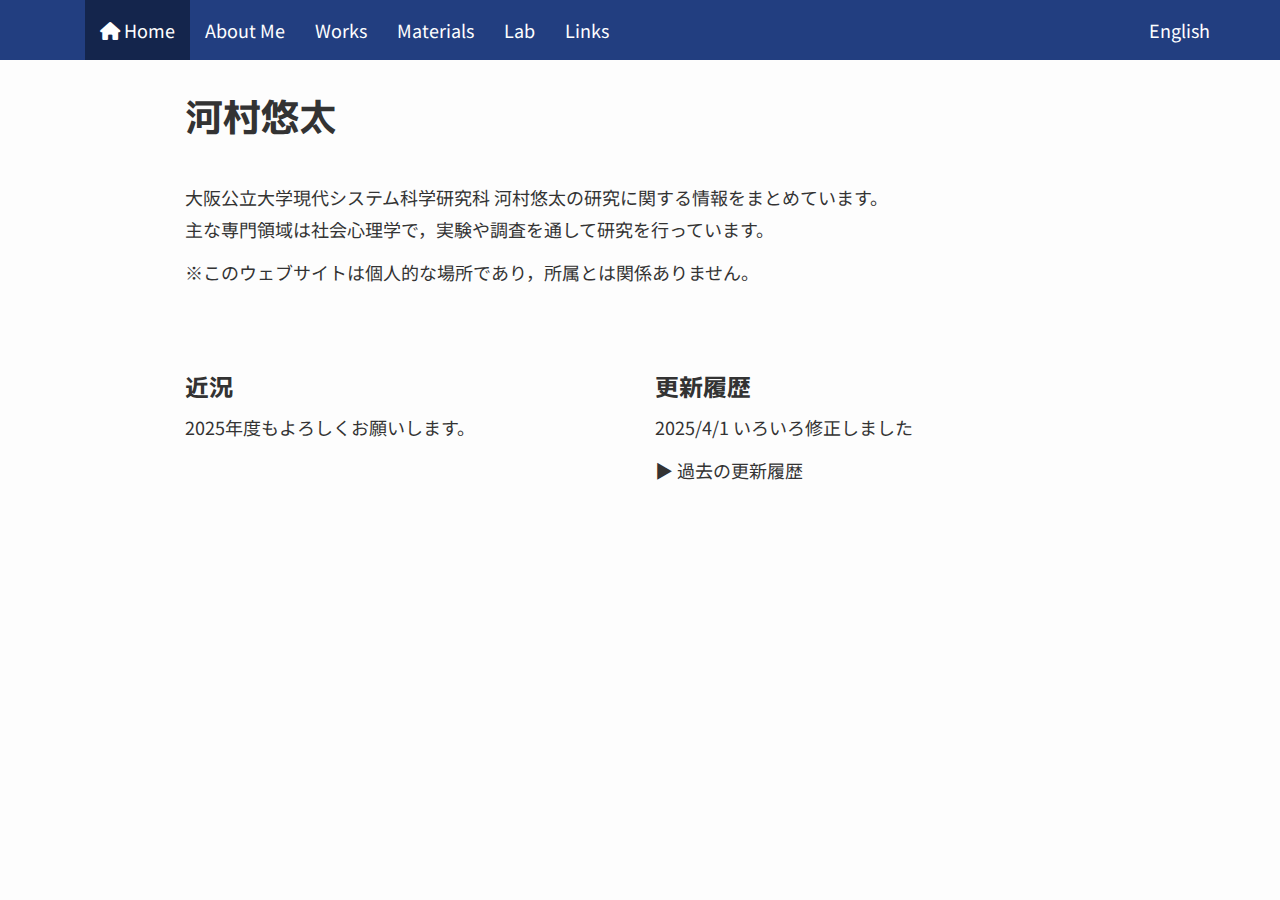
<file: docs/index.html>
<!DOCTYPE html>

<html>

<head>

<meta charset="utf-8" />
<meta name="generator" content="pandoc" />
<meta http-equiv="X-UA-Compatible" content="IE=EDGE" />




<title>河村悠太</title>

<script src="site_libs/header-attrs-2.27/header-attrs.js"></script>
<script src="site_libs/jquery-3.6.0/jquery-3.6.0.min.js"></script>
<meta name="viewport" content="width=device-width, initial-scale=1" />
<link href="site_libs/bootstrap-3.3.5/css/flatly.min.css" rel="stylesheet" />
<script src="site_libs/bootstrap-3.3.5/js/bootstrap.min.js"></script>
<script src="site_libs/bootstrap-3.3.5/shim/html5shiv.min.js"></script>
<script src="site_libs/bootstrap-3.3.5/shim/respond.min.js"></script>
<style>h1 {font-size: 34px;}
       h1.title {font-size: 38px;}
       h2 {font-size: 30px;}
       h3 {font-size: 24px;}
       h4 {font-size: 18px;}
       h5 {font-size: 16px;}
       h6 {font-size: 12px;}
       code {color: inherit; background-color: rgba(0, 0, 0, 0.04);}
       pre:not([class]) { background-color: white }</style>
<script src="site_libs/navigation-1.1/tabsets.js"></script>
<link href="site_libs/highlightjs-9.12.0/default.css" rel="stylesheet" />
<script src="site_libs/highlightjs-9.12.0/highlight.js"></script>
<link href="site_libs/font-awesome-6.4.2/css/all.min.css" rel="stylesheet" />
<link href="site_libs/font-awesome-6.4.2/css/v4-shims.min.css" rel="stylesheet" />
<!--html_preserve-->
<!-- Global site tag (gtag.js) - Google Analytics -->
<script async src="https://www.googletagmanager.com/gtag/js?id=UA-127557744-1"></script>
<script>
  window.dataLayer = window.dataLayer || [];
  function gtag(){dataLayer.push(arguments);}
  gtag('js', new Date());

  gtag('config', 'UA-127557744-1');
</script>

<!--/html_preserve-->

<style type="text/css">
  code{white-space: pre-wrap;}
  span.smallcaps{font-variant: small-caps;}
  span.underline{text-decoration: underline;}
  div.column{display: inline-block; vertical-align: top; width: 50%;}
  div.hanging-indent{margin-left: 1.5em; text-indent: -1.5em;}
  ul.task-list{list-style: none;}
    </style>

<style type="text/css">code{white-space: pre;}</style>
<script type="text/javascript">
if (window.hljs) {
  hljs.configure({languages: []});
  hljs.initHighlightingOnLoad();
  if (document.readyState && document.readyState === "complete") {
    window.setTimeout(function() { hljs.initHighlighting(); }, 0);
  }
}
</script>






<link rel="stylesheet" href="style.css" type="text/css" />



<style type = "text/css">
.main-container {
  max-width: 940px;
  margin-left: auto;
  margin-right: auto;
}
img {
  max-width:100%;
}
.tabbed-pane {
  padding-top: 12px;
}
.html-widget {
  margin-bottom: 20px;
}
button.code-folding-btn:focus {
  outline: none;
}
summary {
  display: list-item;
}
details > summary > p:only-child {
  display: inline;
}
pre code {
  padding: 0;
}
</style>


<style type="text/css">
.dropdown-submenu {
  position: relative;
}
.dropdown-submenu>.dropdown-menu {
  top: 0;
  left: 100%;
  margin-top: -6px;
  margin-left: -1px;
  border-radius: 0 6px 6px 6px;
}
.dropdown-submenu:hover>.dropdown-menu {
  display: block;
}
.dropdown-submenu>a:after {
  display: block;
  content: " ";
  float: right;
  width: 0;
  height: 0;
  border-color: transparent;
  border-style: solid;
  border-width: 5px 0 5px 5px;
  border-left-color: #cccccc;
  margin-top: 5px;
  margin-right: -10px;
}
.dropdown-submenu:hover>a:after {
  border-left-color: #adb5bd;
}
.dropdown-submenu.pull-left {
  float: none;
}
.dropdown-submenu.pull-left>.dropdown-menu {
  left: -100%;
  margin-left: 10px;
  border-radius: 6px 0 6px 6px;
}
</style>

<script type="text/javascript">
// manage active state of menu based on current page
$(document).ready(function () {
  // active menu anchor
  href = window.location.pathname
  href = href.substr(href.lastIndexOf('/') + 1)
  if (href === "")
    href = "index.html";
  var menuAnchor = $('a[href="' + href + '"]');

  // mark the anchor link active (and if it's in a dropdown, also mark that active)
  var dropdown = menuAnchor.closest('li.dropdown');
  if (window.bootstrap) { // Bootstrap 4+
    menuAnchor.addClass('active');
    dropdown.find('> .dropdown-toggle').addClass('active');
  } else { // Bootstrap 3
    menuAnchor.parent().addClass('active');
    dropdown.addClass('active');
  }

  // Navbar adjustments
  var navHeight = $(".navbar").first().height() + 15;
  var style = document.createElement('style');
  var pt = "padding-top: " + navHeight + "px; ";
  var mt = "margin-top: -" + navHeight + "px; ";
  var css = "";
  // offset scroll position for anchor links (for fixed navbar)
  for (var i = 1; i <= 6; i++) {
    css += ".section h" + i + "{ " + pt + mt + "}\n";
  }
  style.innerHTML = "body {" + pt + "padding-bottom: 40px; }\n" + css;
  document.head.appendChild(style);
});
</script>

<!-- tabsets -->

<style type="text/css">
.tabset-dropdown > .nav-tabs {
  display: inline-table;
  max-height: 500px;
  min-height: 44px;
  overflow-y: auto;
  border: 1px solid #ddd;
  border-radius: 4px;
}

.tabset-dropdown > .nav-tabs > li.active:before, .tabset-dropdown > .nav-tabs.nav-tabs-open:before {
  content: "\e259";
  font-family: 'Glyphicons Halflings';
  display: inline-block;
  padding: 10px;
  border-right: 1px solid #ddd;
}

.tabset-dropdown > .nav-tabs.nav-tabs-open > li.active:before {
  content: "\e258";
  font-family: 'Glyphicons Halflings';
  border: none;
}

.tabset-dropdown > .nav-tabs > li.active {
  display: block;
}

.tabset-dropdown > .nav-tabs > li > a,
.tabset-dropdown > .nav-tabs > li > a:focus,
.tabset-dropdown > .nav-tabs > li > a:hover {
  border: none;
  display: inline-block;
  border-radius: 4px;
  background-color: transparent;
}

.tabset-dropdown > .nav-tabs.nav-tabs-open > li {
  display: block;
  float: none;
}

.tabset-dropdown > .nav-tabs > li {
  display: none;
}
</style>

<!-- code folding -->




</head>

<body>


<div class="container-fluid main-container">




<div class="navbar navbar-default  navbar-fixed-top" role="navigation">
  <div class="container">
    <div class="navbar-header">
      <button type="button" class="navbar-toggle collapsed" data-toggle="collapse" data-bs-toggle="collapse" data-target="#navbar" data-bs-target="#navbar">
        <span class="icon-bar"></span>
        <span class="icon-bar"></span>
        <span class="icon-bar"></span>
      </button>
      <a class="navbar-brand" href="index.html"></a>
    </div>
    <div id="navbar" class="navbar-collapse collapse">
      <ul class="nav navbar-nav">
        <li>
  <a href="index.html">
    <span class="fa fa-home"></span>
     
    Home
  </a>
</li>
<li>
  <a href="about.html">About Me</a>
</li>
<li>
  <a href="works.html">Works</a>
</li>
<li>
  <a href="materials.html">Materials</a>
</li>
<li>
  <a href="lab.html">Lab</a>
</li>
<li>
  <a href="links.html">Links</a>
</li>
      </ul>
      <ul class="nav navbar-nav navbar-right">
        <li>
  <a href="english.html">English</a>
</li>
      </ul>
    </div><!--/.nav-collapse -->
  </div><!--/.container -->
</div><!--/.navbar -->

<div id="header">



<h1 class="title toc-ignore">河村悠太</h1>

</div>


<p><br/> 大阪公立大学現代システム科学研究科
河村悠太の研究に関する情報をまとめています。<br />
主な専門領域は社会心理学で，実験や調査を通して研究を行っています。</p>
<p>※このウェブサイトは個人的な場所であり，所属とは関係ありません。
<br/><br/><br/></p>
<div id="section" class="section level2 row">
<h2 class="row"></h2>
<div id="近況" class="section level3 col-md-6">
<h3 class="col-md-6">近況</h3>
<p>2025年度もよろしくお願いします。</p>
<p><br/><br/></p>
</div>
<div id="更新履歴" class="section level3 col-md-6">
<h3 class="col-md-6">更新履歴</h3>
<p>2025/4/1 いろいろ修正しました</p>
<details class="update-history">
<summary>
<span class="icon">▶</span> 過去の更新履歴
</summary>
<ul>
<li>
2025/2/22 いろいろ修正しました
</li>
<li>
2025/1/05 いろいろ修正しました
</li>
<li>
2024/11/03 いろいろ修正しました
</li>
<li>
2024/10/27 いろいろ修正しました
</li>
<li>
2024/08/24 いろいろ修正しました
</li>
<li>
2024/04/18 いろいろ修正しました
</li>
<li>
2024/04/01 いろいろ修正しました
</li>
<li>
2023/12/22 いろいろ修正しました
</li>
<li>
2023/7/29 色々修正しました
</li>
<li>
2023/6/11 Labのページを作りました
</li>
<li>
2023/5/13 Works, Englishを修正しました
</li>
<li>
2023/3/30 Works, Englishを修正しました
</li>
<li>
2022/12/31 About, Englishを修正しました
</li>
<li>
2022/08/09 いろいろ修正しました
</li>
<li>
2022/04/21 いろいろ修正しました
</li>
<li>
2022/01/13 Works, Englishを修正しました
</li>
<li>
2021/09/23 Works, Englishを修正しました
</li>
<li>
2021/06/14 いろいろ修正しました
</li>
<li>
2021/04/02 いろいろ修正しました
</li>
<li>
2021/01/17 About, Englishを修正しました
</li>
<li>
2020/09/28 いろいろ修正しました
</li>
<li>
2020/06/28 Works, Englishを修正しました
</li>
<li>
2019/12/16 いろいろ修正しました
</li>
<li>
2019/11/17 いろいろ修正しました
</li>
<li>
2019/09/25 About Me, Englishを修正しました
</li>
<li>
2019/09/09 Works, Englishを修正しました
</li>
<li>
2019/08/02 いろいろ修正しました
</li>
<li>
2019/04/23 連絡先を更新しました
</li>
<li>
2019/04/02 Homeを微修正しました
</li>
<li>
2019/04/01 所属が変わりました
</li>
<li>
2019/03/12 About Me，Englishを修正しました
</li>
<li>
2019/02/19 いろいろ修正しました
</li>
<li>
2018/11/22 いろいろ修正しました
</li>
<li>
2018/11/06 Works, Englishを修正しました
</li>
<li>
2018/10/21 公開しました
</li>
</ul>
</details>
<p><br/><br/></p>
</div>
</div>




</div>

<script>

// add bootstrap table styles to pandoc tables
function bootstrapStylePandocTables() {
  $('tr.odd').parent('tbody').parent('table').addClass('table table-condensed');
}
$(document).ready(function () {
  bootstrapStylePandocTables();
});


</script>

<!-- tabsets -->

<script>
$(document).ready(function () {
  window.buildTabsets("TOC");
});

$(document).ready(function () {
  $('.tabset-dropdown > .nav-tabs > li').click(function () {
    $(this).parent().toggleClass('nav-tabs-open');
  });
});
</script>

<!-- code folding -->


<!-- dynamically load mathjax for compatibility with self-contained -->
<script>
  (function () {
    var script = document.createElement("script");
    script.type = "text/javascript";
    script.src  = "https://mathjax.rstudio.com/latest/MathJax.js?config=TeX-AMS-MML_HTMLorMML";
    document.getElementsByTagName("head")[0].appendChild(script);
  })();
</script>

</body>
</html>
</file>
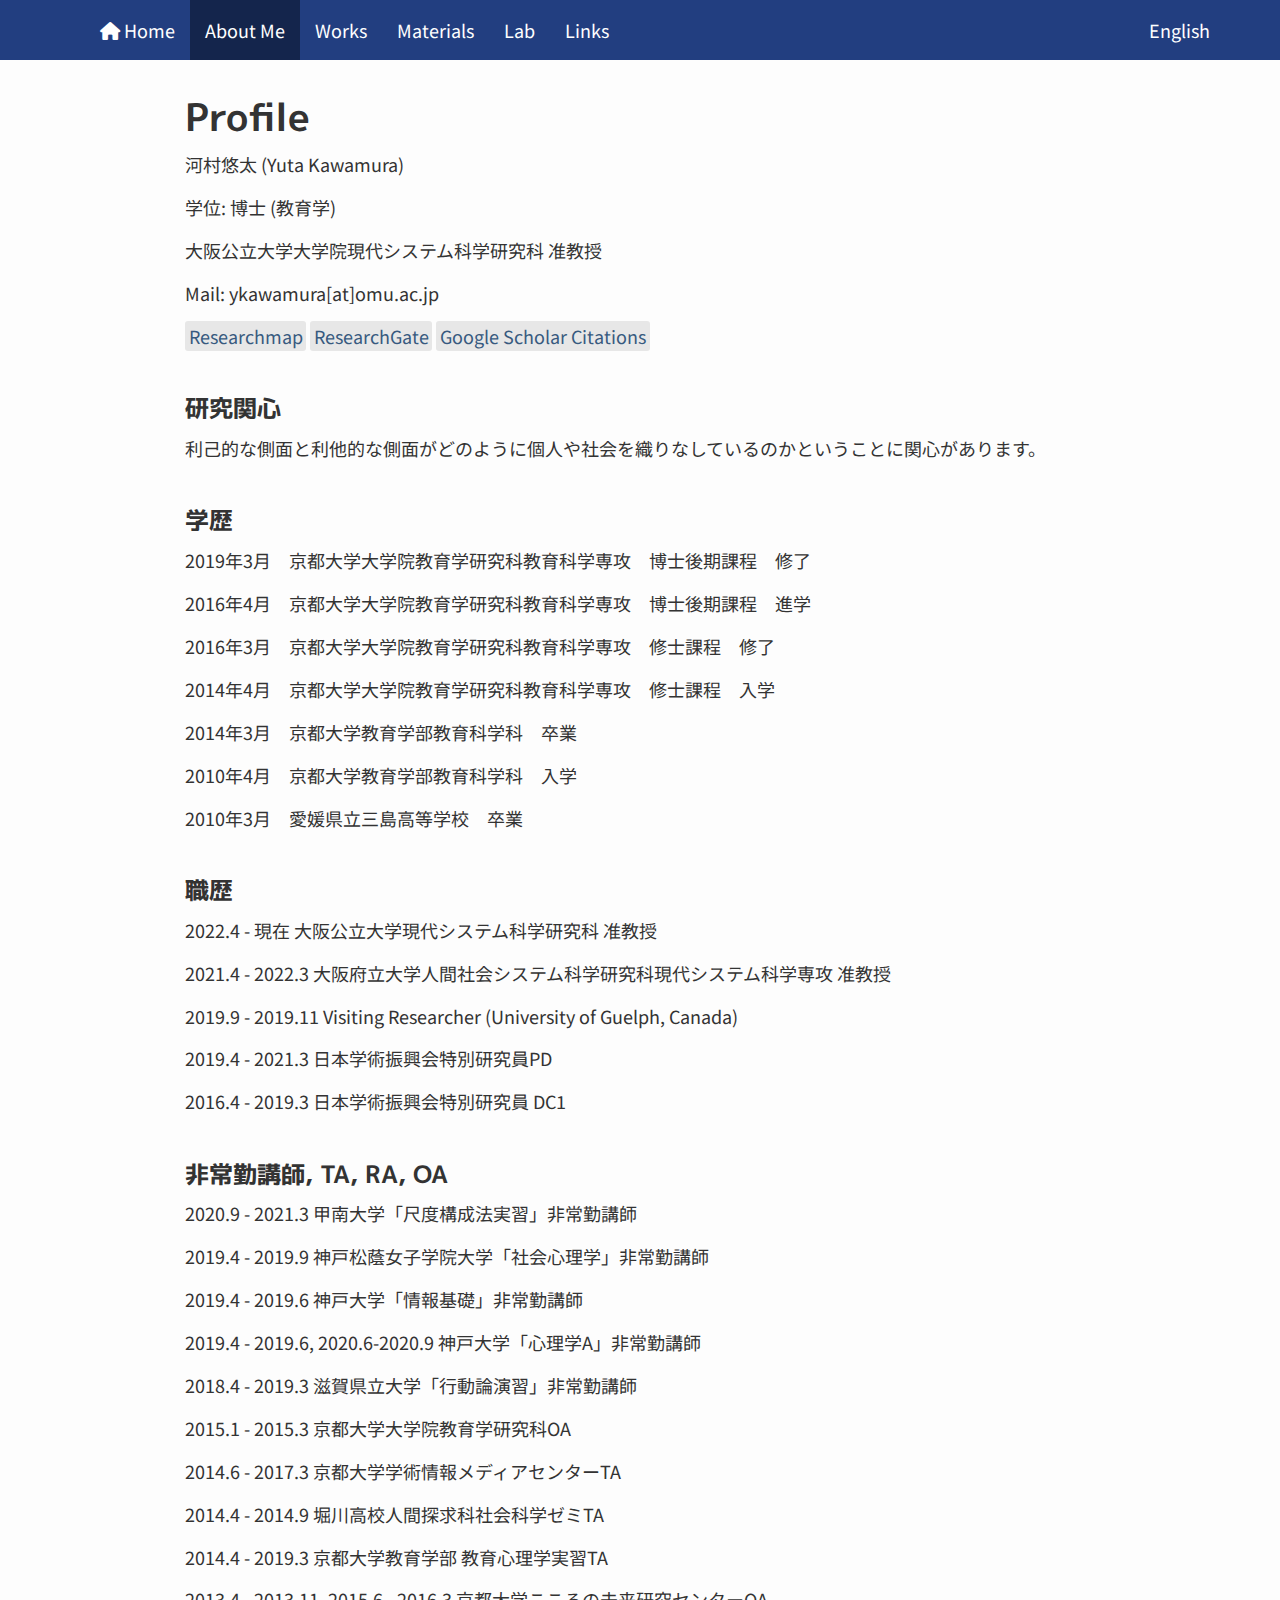
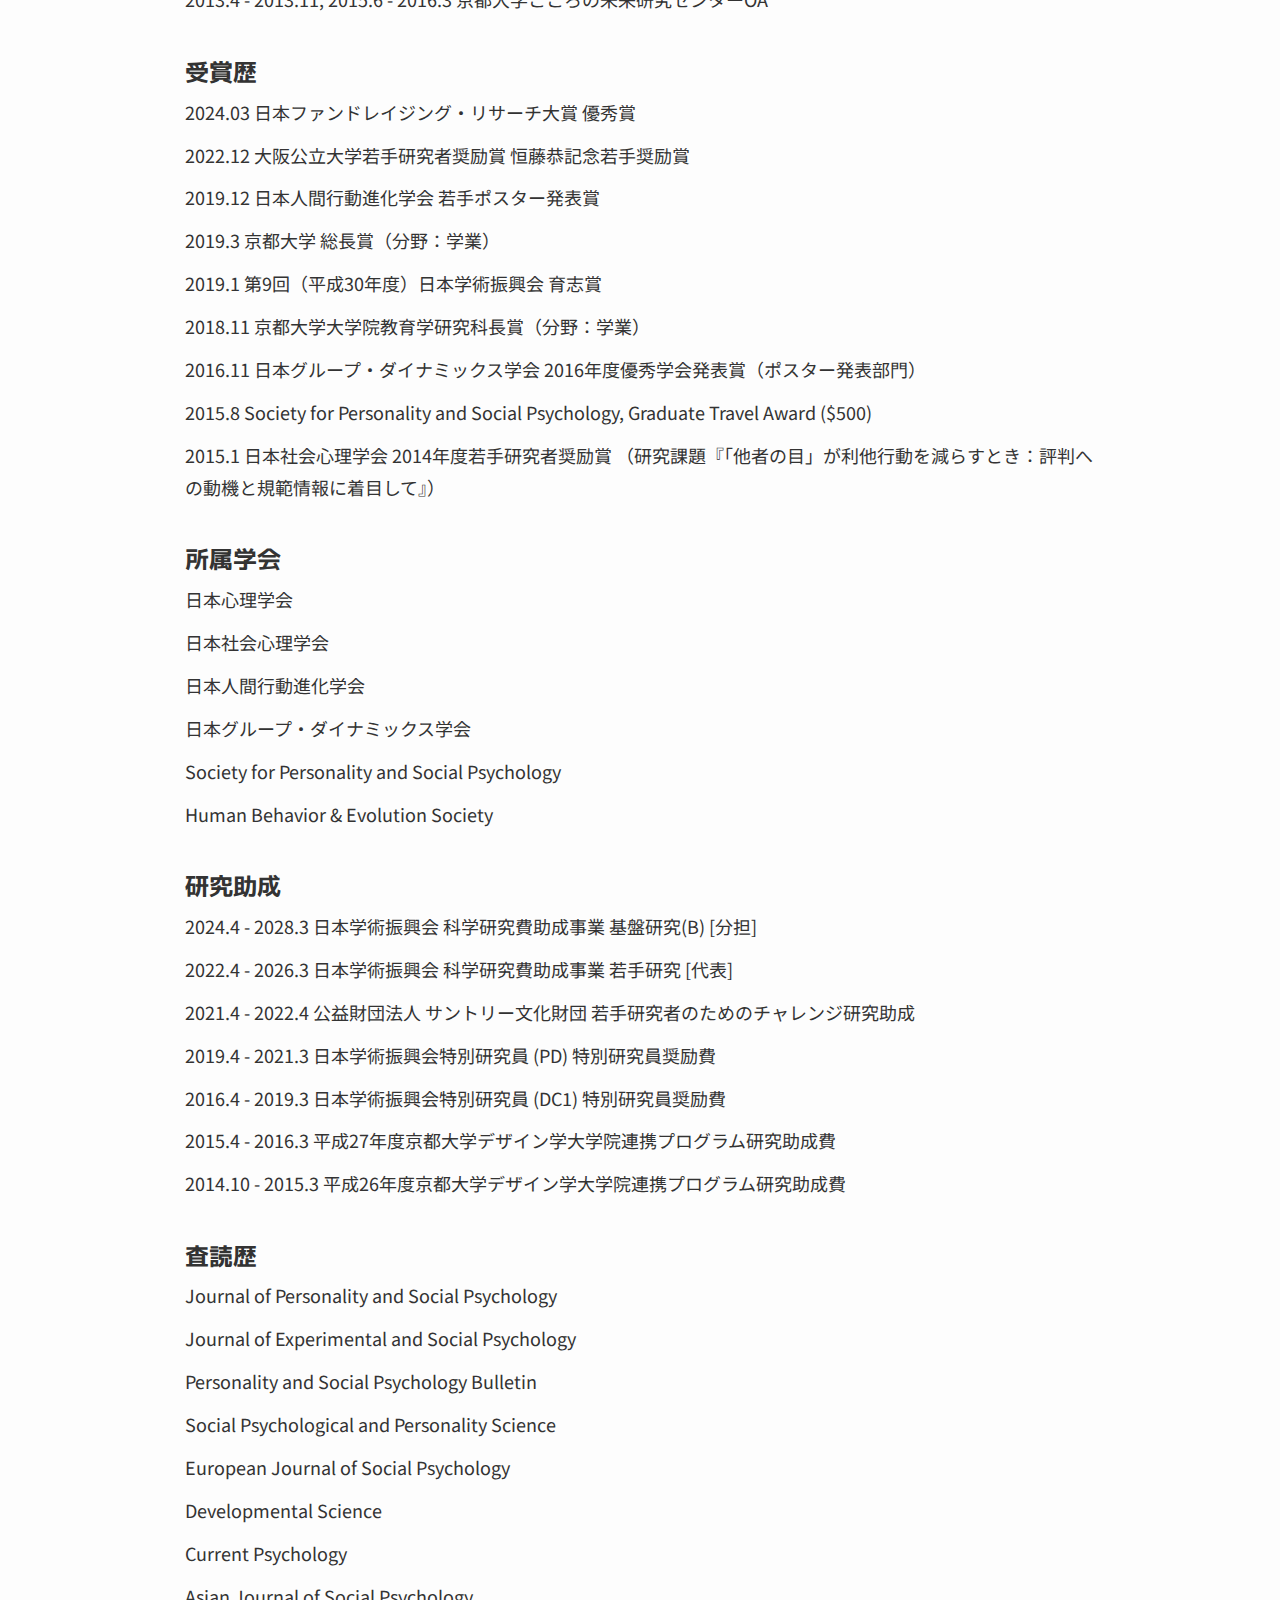
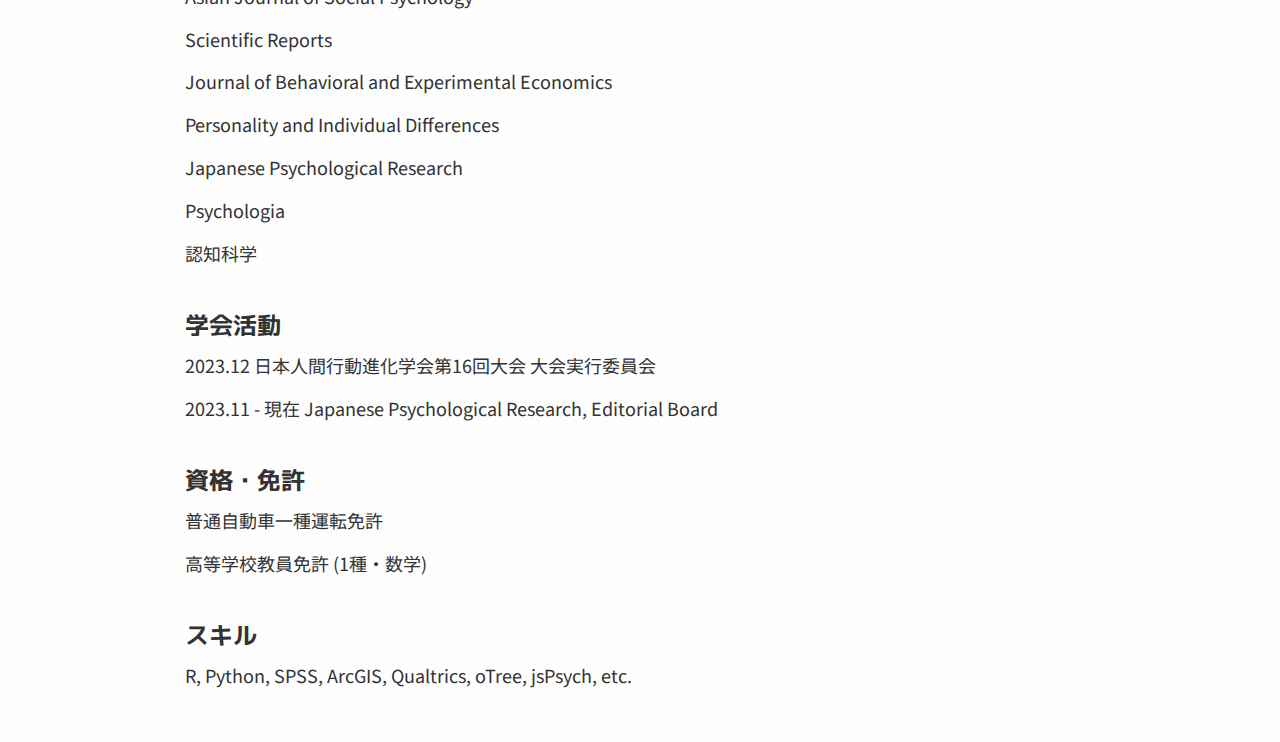
<file: docs/about.html>
<!DOCTYPE html>

<html>

<head>

<meta charset="utf-8" />
<meta name="generator" content="pandoc" />
<meta http-equiv="X-UA-Compatible" content="IE=EDGE" />




<title>Profile</title>

<script src="site_libs/header-attrs-2.27/header-attrs.js"></script>
<script src="site_libs/jquery-3.6.0/jquery-3.6.0.min.js"></script>
<meta name="viewport" content="width=device-width, initial-scale=1" />
<link href="site_libs/bootstrap-3.3.5/css/flatly.min.css" rel="stylesheet" />
<script src="site_libs/bootstrap-3.3.5/js/bootstrap.min.js"></script>
<script src="site_libs/bootstrap-3.3.5/shim/html5shiv.min.js"></script>
<script src="site_libs/bootstrap-3.3.5/shim/respond.min.js"></script>
<style>h1 {font-size: 34px;}
       h1.title {font-size: 38px;}
       h2 {font-size: 30px;}
       h3 {font-size: 24px;}
       h4 {font-size: 18px;}
       h5 {font-size: 16px;}
       h6 {font-size: 12px;}
       code {color: inherit; background-color: rgba(0, 0, 0, 0.04);}
       pre:not([class]) { background-color: white }</style>
<script src="site_libs/navigation-1.1/tabsets.js"></script>
<link href="site_libs/highlightjs-9.12.0/default.css" rel="stylesheet" />
<script src="site_libs/highlightjs-9.12.0/highlight.js"></script>
<link href="site_libs/font-awesome-6.4.2/css/all.min.css" rel="stylesheet" />
<link href="site_libs/font-awesome-6.4.2/css/v4-shims.min.css" rel="stylesheet" />
<!--html_preserve-->
<!-- Global site tag (gtag.js) - Google Analytics -->
<script async src="https://www.googletagmanager.com/gtag/js?id=UA-127557744-1"></script>
<script>
  window.dataLayer = window.dataLayer || [];
  function gtag(){dataLayer.push(arguments);}
  gtag('js', new Date());

  gtag('config', 'UA-127557744-1');
</script>

<!--/html_preserve-->

<style type="text/css">
  code{white-space: pre-wrap;}
  span.smallcaps{font-variant: small-caps;}
  span.underline{text-decoration: underline;}
  div.column{display: inline-block; vertical-align: top; width: 50%;}
  div.hanging-indent{margin-left: 1.5em; text-indent: -1.5em;}
  ul.task-list{list-style: none;}
    </style>

<style type="text/css">code{white-space: pre;}</style>
<script type="text/javascript">
if (window.hljs) {
  hljs.configure({languages: []});
  hljs.initHighlightingOnLoad();
  if (document.readyState && document.readyState === "complete") {
    window.setTimeout(function() { hljs.initHighlighting(); }, 0);
  }
}
</script>






<link rel="stylesheet" href="style.css" type="text/css" />



<style type = "text/css">
.main-container {
  max-width: 940px;
  margin-left: auto;
  margin-right: auto;
}
img {
  max-width:100%;
}
.tabbed-pane {
  padding-top: 12px;
}
.html-widget {
  margin-bottom: 20px;
}
button.code-folding-btn:focus {
  outline: none;
}
summary {
  display: list-item;
}
details > summary > p:only-child {
  display: inline;
}
pre code {
  padding: 0;
}
</style>


<style type="text/css">
.dropdown-submenu {
  position: relative;
}
.dropdown-submenu>.dropdown-menu {
  top: 0;
  left: 100%;
  margin-top: -6px;
  margin-left: -1px;
  border-radius: 0 6px 6px 6px;
}
.dropdown-submenu:hover>.dropdown-menu {
  display: block;
}
.dropdown-submenu>a:after {
  display: block;
  content: " ";
  float: right;
  width: 0;
  height: 0;
  border-color: transparent;
  border-style: solid;
  border-width: 5px 0 5px 5px;
  border-left-color: #cccccc;
  margin-top: 5px;
  margin-right: -10px;
}
.dropdown-submenu:hover>a:after {
  border-left-color: #adb5bd;
}
.dropdown-submenu.pull-left {
  float: none;
}
.dropdown-submenu.pull-left>.dropdown-menu {
  left: -100%;
  margin-left: 10px;
  border-radius: 6px 0 6px 6px;
}
</style>

<script type="text/javascript">
// manage active state of menu based on current page
$(document).ready(function () {
  // active menu anchor
  href = window.location.pathname
  href = href.substr(href.lastIndexOf('/') + 1)
  if (href === "")
    href = "index.html";
  var menuAnchor = $('a[href="' + href + '"]');

  // mark the anchor link active (and if it's in a dropdown, also mark that active)
  var dropdown = menuAnchor.closest('li.dropdown');
  if (window.bootstrap) { // Bootstrap 4+
    menuAnchor.addClass('active');
    dropdown.find('> .dropdown-toggle').addClass('active');
  } else { // Bootstrap 3
    menuAnchor.parent().addClass('active');
    dropdown.addClass('active');
  }

  // Navbar adjustments
  var navHeight = $(".navbar").first().height() + 15;
  var style = document.createElement('style');
  var pt = "padding-top: " + navHeight + "px; ";
  var mt = "margin-top: -" + navHeight + "px; ";
  var css = "";
  // offset scroll position for anchor links (for fixed navbar)
  for (var i = 1; i <= 6; i++) {
    css += ".section h" + i + "{ " + pt + mt + "}\n";
  }
  style.innerHTML = "body {" + pt + "padding-bottom: 40px; }\n" + css;
  document.head.appendChild(style);
});
</script>

<!-- tabsets -->

<style type="text/css">
.tabset-dropdown > .nav-tabs {
  display: inline-table;
  max-height: 500px;
  min-height: 44px;
  overflow-y: auto;
  border: 1px solid #ddd;
  border-radius: 4px;
}

.tabset-dropdown > .nav-tabs > li.active:before, .tabset-dropdown > .nav-tabs.nav-tabs-open:before {
  content: "\e259";
  font-family: 'Glyphicons Halflings';
  display: inline-block;
  padding: 10px;
  border-right: 1px solid #ddd;
}

.tabset-dropdown > .nav-tabs.nav-tabs-open > li.active:before {
  content: "\e258";
  font-family: 'Glyphicons Halflings';
  border: none;
}

.tabset-dropdown > .nav-tabs > li.active {
  display: block;
}

.tabset-dropdown > .nav-tabs > li > a,
.tabset-dropdown > .nav-tabs > li > a:focus,
.tabset-dropdown > .nav-tabs > li > a:hover {
  border: none;
  display: inline-block;
  border-radius: 4px;
  background-color: transparent;
}

.tabset-dropdown > .nav-tabs.nav-tabs-open > li {
  display: block;
  float: none;
}

.tabset-dropdown > .nav-tabs > li {
  display: none;
}
</style>

<!-- code folding -->




</head>

<body>


<div class="container-fluid main-container">




<div class="navbar navbar-default  navbar-fixed-top" role="navigation">
  <div class="container">
    <div class="navbar-header">
      <button type="button" class="navbar-toggle collapsed" data-toggle="collapse" data-bs-toggle="collapse" data-target="#navbar" data-bs-target="#navbar">
        <span class="icon-bar"></span>
        <span class="icon-bar"></span>
        <span class="icon-bar"></span>
      </button>
      <a class="navbar-brand" href="index.html"></a>
    </div>
    <div id="navbar" class="navbar-collapse collapse">
      <ul class="nav navbar-nav">
        <li>
  <a href="index.html">
    <span class="fa fa-home"></span>
     
    Home
  </a>
</li>
<li>
  <a href="about.html">About Me</a>
</li>
<li>
  <a href="works.html">Works</a>
</li>
<li>
  <a href="materials.html">Materials</a>
</li>
<li>
  <a href="lab.html">Lab</a>
</li>
<li>
  <a href="links.html">Links</a>
</li>
      </ul>
      <ul class="nav navbar-nav navbar-right">
        <li>
  <a href="english.html">English</a>
</li>
      </ul>
    </div><!--/.nav-collapse -->
  </div><!--/.container -->
</div><!--/.navbar -->

<div id="header">



<h1 class="title toc-ignore">Profile</h1>

</div>


<p>河村悠太 (Yuta Kawamura)</p>
<p>学位: 博士 (教育学)</p>
<p>大阪公立大学大学院現代システム科学研究科 准教授</p>
<p>Mail: ykawamura[at]omu.ac.jp</p>
<p><a href="https://researchmap.jp/yutak/" target="_blank">Researchmap</a>
<a href="https://www.researchgate.net/profile/Yuta_Kawamura" target="_blank">ResearchGate</a>
<a href="https://scholar.google.co.jp/citations?user=YCD4gaoAAAAJ&hl=ja&oi=ao" target="_blank">Google
Scholar Citations</a> <br/><br/></p>
<div id="研究関心" class="section level3">
<h3>研究関心</h3>
<p>利己的な側面と利他的な側面がどのように個人や社会を織りなしているのかということに関心があります。
<br/><br/></p>
</div>
<div id="学歴" class="section level3">
<h3>学歴</h3>
<p>2019年3月　京都大学大学院教育学研究科教育科学専攻　博士後期課程　修了</p>
<p>2016年4月　京都大学大学院教育学研究科教育科学専攻　博士後期課程　進学</p>
<p>2016年3月　京都大学大学院教育学研究科教育科学専攻　修士課程　修了</p>
<p>2014年4月　京都大学大学院教育学研究科教育科学専攻　修士課程　入学</p>
<p>2014年3月　京都大学教育学部教育科学科　卒業</p>
<p>2010年4月　京都大学教育学部教育科学科　入学</p>
<p>2010年3月　愛媛県立三島高等学校　卒業 <br/><br/></p>
</div>
<div id="職歴" class="section level3">
<h3>職歴</h3>
<p>2022.4 - 現在 大阪公立大学現代システム科学研究科 准教授</p>
<p>2021.4 - 2022.3
大阪府立大学人間社会システム科学研究科現代システム科学専攻 准教授</p>
<p>2019.9 - 2019.11 Visiting Researcher (University of Guelph,
Canada)</p>
<p>2019.4 - 2021.3 日本学術振興会特別研究員PD</p>
<p>2016.4 - 2019.3 日本学術振興会特別研究員 DC1 <br/><br/></p>
</div>
<div id="非常勤講師-ta-ra-oa" class="section level3">
<h3>非常勤講師, TA, RA, OA</h3>
<p>2020.9 - 2021.3 甲南大学「尺度構成法実習」非常勤講師</p>
<p>2019.4 - 2019.9 神戸松蔭女子学院大学「社会心理学」非常勤講師</p>
<p>2019.4 - 2019.6 神戸大学「情報基礎」非常勤講師</p>
<p>2019.4 - 2019.6, 2020.6-2020.9 神戸大学「心理学A」非常勤講師</p>
<p>2018.4 - 2019.3 滋賀県立大学「行動論演習」非常勤講師</p>
<p>2015.1 - 2015.3 京都大学大学院教育学研究科OA</p>
<p>2014.6 - 2017.3 京都大学学術情報メディアセンターTA</p>
<p>2014.4 - 2014.9 堀川高校人間探求科社会科学ゼミTA</p>
<p>2014.4 - 2019.3 京都大学教育学部 教育心理学実習TA</p>
<p>2013.4 - 2013.11, 2015.6 - 2016.3 京都大学こころの未来研究センターOA
<br/><br/></p>
</div>
<div id="受賞歴" class="section level3">
<h3>受賞歴</h3>
<p>2024.03 日本ファンドレイジング・リサーチ大賞 優秀賞</p>
<p>2022.12 大阪公立大学若手研究者奨励賞 恒藤恭記念若手奨励賞</p>
<p>2019.12 日本人間行動進化学会 若手ポスター発表賞</p>
<p>2019.3 京都大学 総長賞（分野：学業）</p>
<p>2019.1 第9回（平成30年度）日本学術振興会 育志賞</p>
<p>2018.11 京都大学大学院教育学研究科長賞（分野：学業）</p>
<p>2016.11 日本グループ・ダイナミックス学会
2016年度優秀学会発表賞（ポスター発表部門）</p>
<p>2015.8 Society for Personality and Social Psychology, Graduate Travel
Award ($500)</p>
<p>2015.1 日本社会心理学会 2014年度若手研究者奨励賞
（研究課題『「他者の目」が利他行動を減らすとき：評判への動機と規範情報に着目して』）
<br/><br/></p>
</div>
<div id="所属学会" class="section level3">
<h3>所属学会</h3>
<p>日本心理学会</p>
<p>日本社会心理学会</p>
<p>日本人間行動進化学会</p>
<p>日本グループ・ダイナミックス学会</p>
<p>Society for Personality and Social Psychology</p>
<p>Human Behavior &amp; Evolution Society <br/><br/></p>
</div>
<div id="研究助成" class="section level3">
<h3>研究助成</h3>
<p>2024.4 - 2028.3 日本学術振興会 科学研究費助成事業 基盤研究(B)
[分担]</p>
<p>2022.4 - 2026.3 日本学術振興会 科学研究費助成事業 若手研究 [代表]</p>
<p>2021.4 - 2022.4 公益財団法人 サントリー文化財団
若手研究者のためのチャレンジ研究助成</p>
<p>2019.4 - 2021.3 日本学術振興会特別研究員 (PD) 特別研究員奨励費</p>
<p>2016.4 - 2019.3 日本学術振興会特別研究員 (DC1) 特別研究員奨励費</p>
<p>2015.4 - 2016.3
平成27年度京都大学デザイン学大学院連携プログラム研究助成費</p>
<p>2014.10 - 2015.3
平成26年度京都大学デザイン学大学院連携プログラム研究助成費
<br/><br/></p>
</div>
<div id="査読歴" class="section level3">
<h3>査読歴</h3>
<p>Journal of Personality and Social Psychology</p>
<p>Journal of Experimental and Social Psychology</p>
<p>Personality and Social Psychology Bulletin</p>
<p>Social Psychological and Personality Science</p>
<p>European Journal of Social Psychology</p>
<p>Developmental Science</p>
<p>Current Psychology</p>
<p>Asian Journal of Social Psychology</p>
<p>Scientific Reports</p>
<p>Journal of Behavioral and Experimental Economics</p>
<p>Personality and Individual Differences</p>
<p>Japanese Psychological Research</p>
<p>Psychologia</p>
<p>認知科学 <br/><br/></p>
</div>
<div id="学会活動" class="section level3">
<h3>学会活動</h3>
<p>2023.12 日本人間行動進化学会第16回大会 大会実行委員会</p>
<p>2023.11 - 現在 Japanese Psychological Research, Editorial Board
<br/><br/></p>
</div>
<div id="資格免許" class="section level3">
<h3>資格・免許</h3>
<p>普通自動車一種運転免許</p>
<p>高等学校教員免許 (1種・数学) <br/><br/></p>
</div>
<div id="スキル" class="section level3">
<h3>スキル</h3>
<p>R, Python, SPSS, ArcGIS, Qualtrics, oTree, jsPsych, etc.</p>
</div>




</div>

<script>

// add bootstrap table styles to pandoc tables
function bootstrapStylePandocTables() {
  $('tr.odd').parent('tbody').parent('table').addClass('table table-condensed');
}
$(document).ready(function () {
  bootstrapStylePandocTables();
});


</script>

<!-- tabsets -->

<script>
$(document).ready(function () {
  window.buildTabsets("TOC");
});

$(document).ready(function () {
  $('.tabset-dropdown > .nav-tabs > li').click(function () {
    $(this).parent().toggleClass('nav-tabs-open');
  });
});
</script>

<!-- code folding -->


<!-- dynamically load mathjax for compatibility with self-contained -->
<script>
  (function () {
    var script = document.createElement("script");
    script.type = "text/javascript";
    script.src  = "https://mathjax.rstudio.com/latest/MathJax.js?config=TeX-AMS-MML_HTMLorMML";
    document.getElementsByTagName("head")[0].appendChild(script);
  })();
</script>

</body>
</html>
</file>
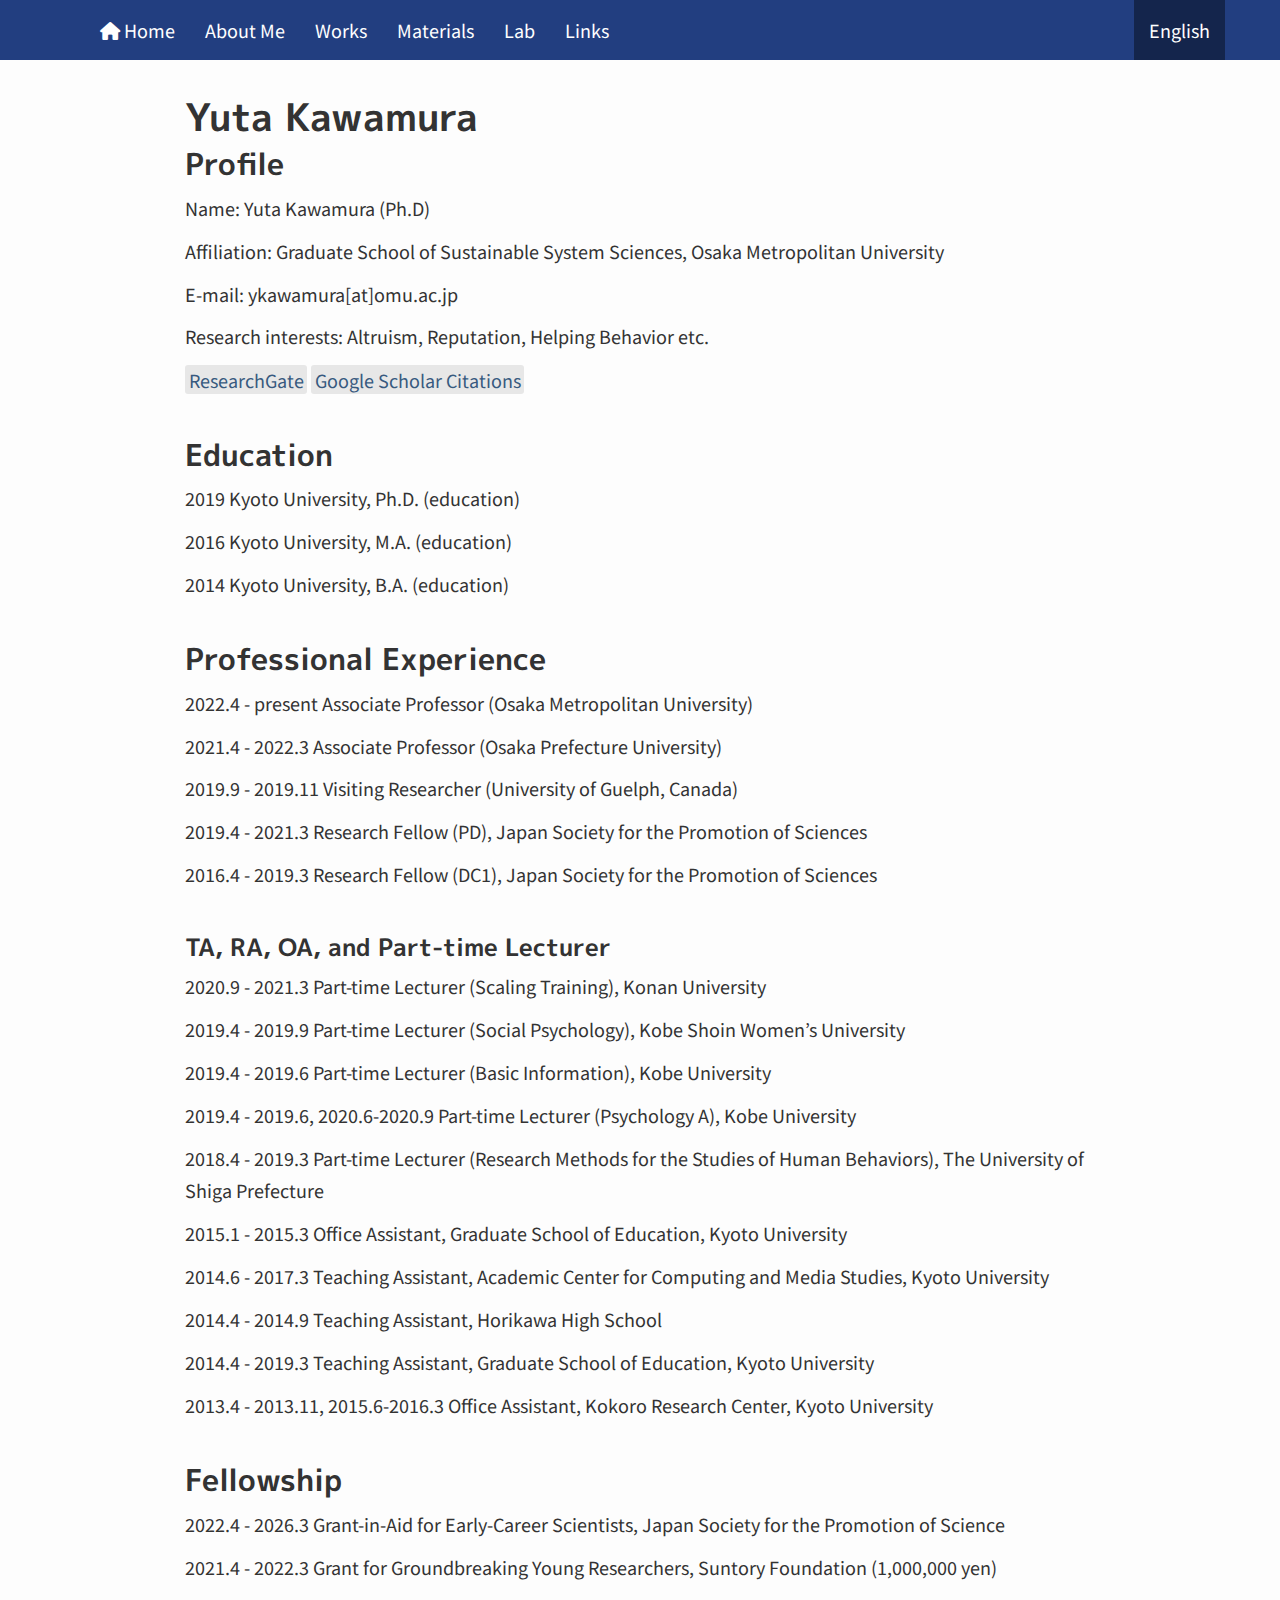
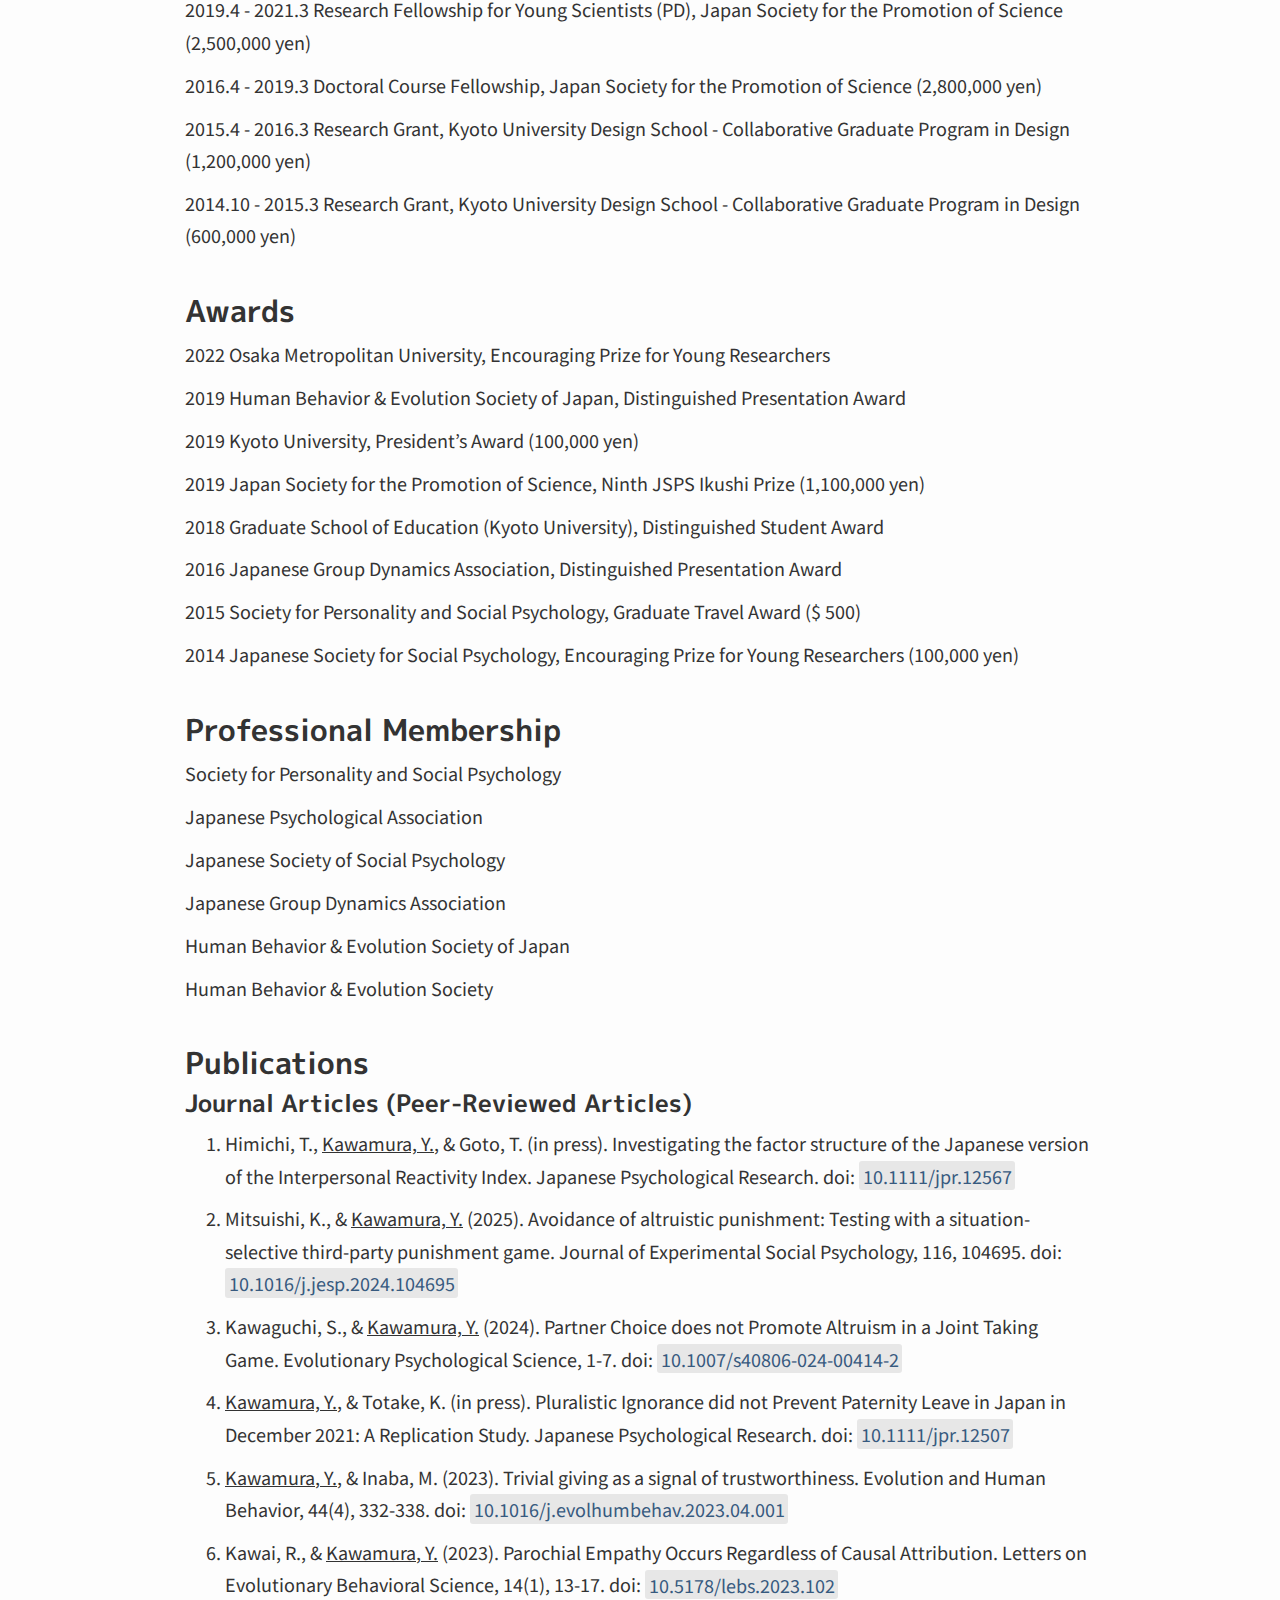
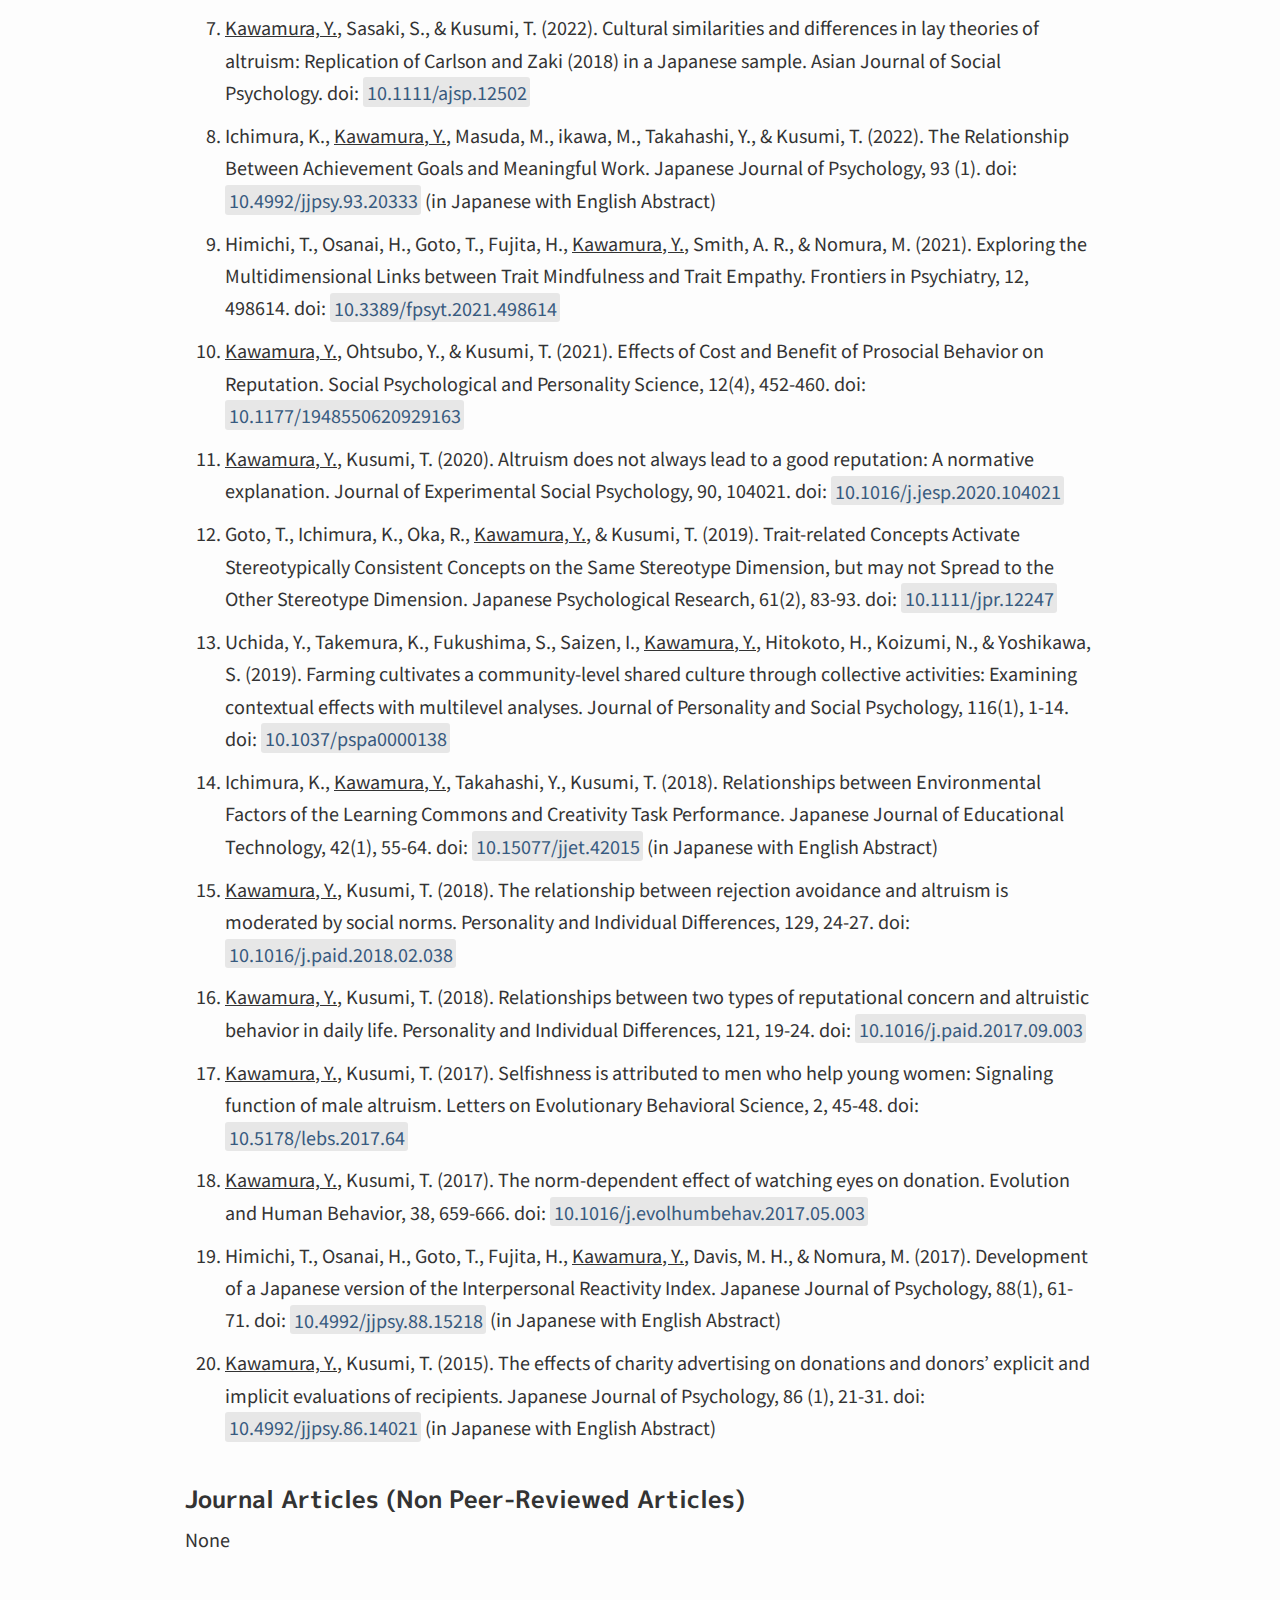
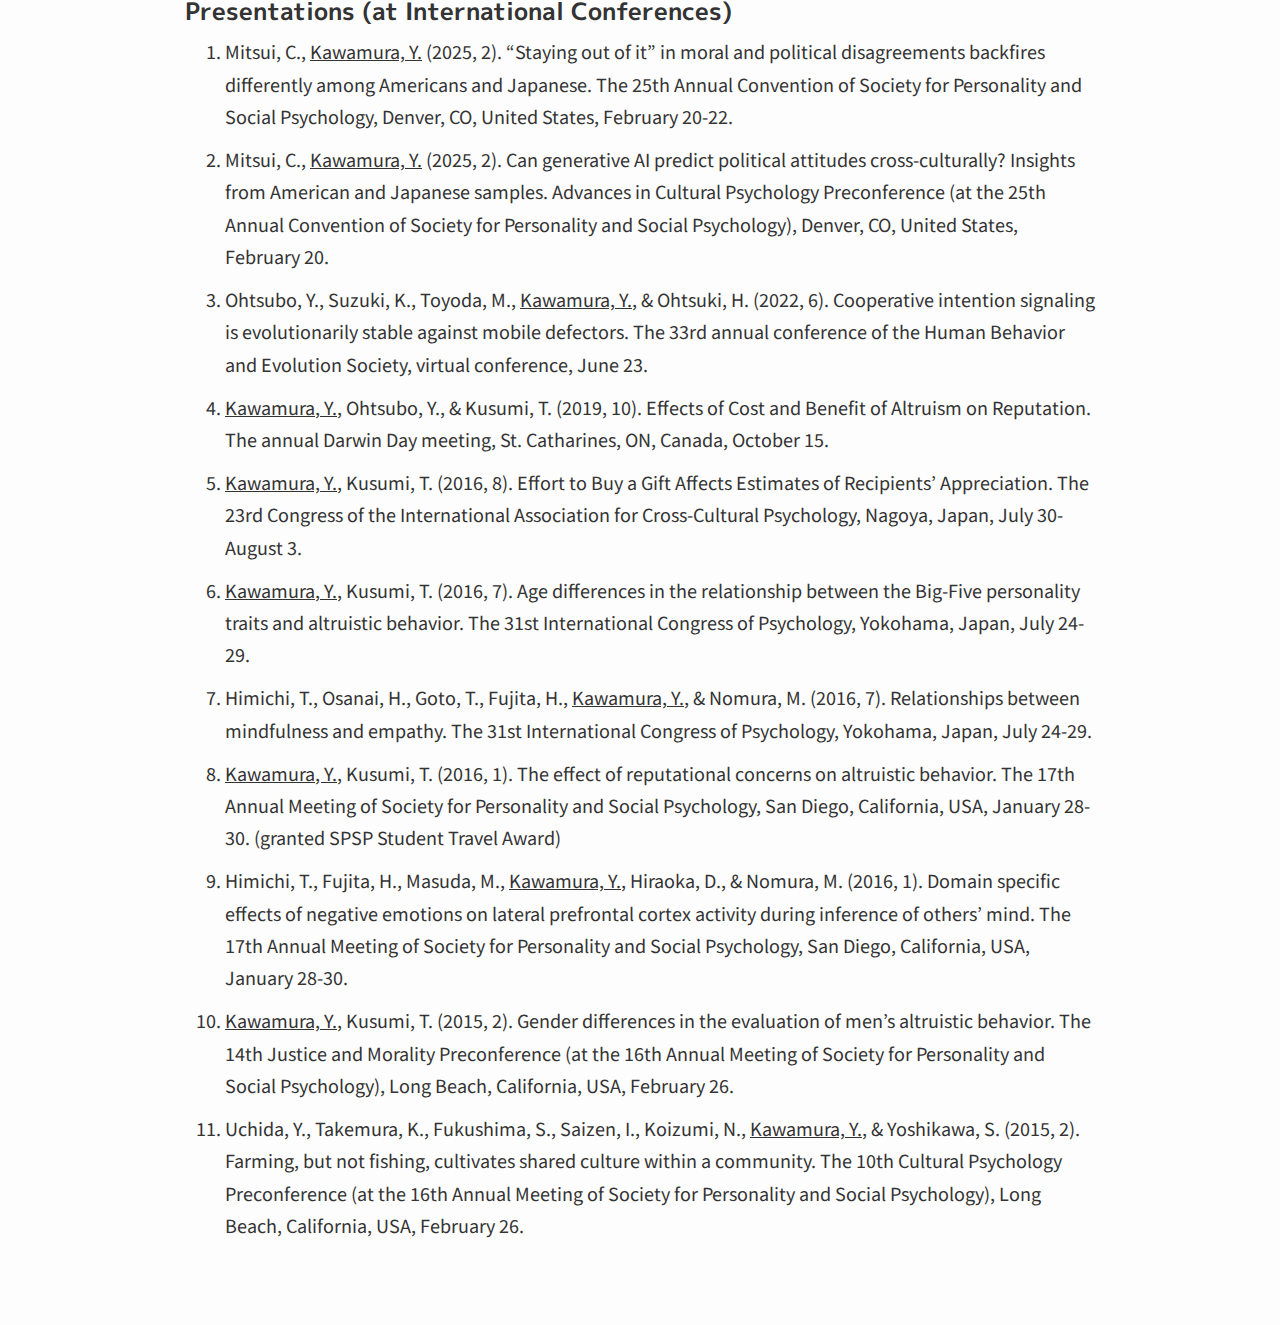
<file: docs/english.html>
<!DOCTYPE html>

<html>

<head>

<meta charset="utf-8" />
<meta name="generator" content="pandoc" />
<meta http-equiv="X-UA-Compatible" content="IE=EDGE" />




<title>Yuta Kawamura</title>

<script src="site_libs/header-attrs-2.27/header-attrs.js"></script>
<script src="site_libs/jquery-3.6.0/jquery-3.6.0.min.js"></script>
<meta name="viewport" content="width=device-width, initial-scale=1" />
<link href="site_libs/bootstrap-3.3.5/css/flatly.min.css" rel="stylesheet" />
<script src="site_libs/bootstrap-3.3.5/js/bootstrap.min.js"></script>
<script src="site_libs/bootstrap-3.3.5/shim/html5shiv.min.js"></script>
<script src="site_libs/bootstrap-3.3.5/shim/respond.min.js"></script>
<style>h1 {font-size: 34px;}
       h1.title {font-size: 38px;}
       h2 {font-size: 30px;}
       h3 {font-size: 24px;}
       h4 {font-size: 18px;}
       h5 {font-size: 16px;}
       h6 {font-size: 12px;}
       code {color: inherit; background-color: rgba(0, 0, 0, 0.04);}
       pre:not([class]) { background-color: white }</style>
<script src="site_libs/navigation-1.1/tabsets.js"></script>
<link href="site_libs/highlightjs-9.12.0/default.css" rel="stylesheet" />
<script src="site_libs/highlightjs-9.12.0/highlight.js"></script>
<link href="site_libs/font-awesome-6.4.2/css/all.min.css" rel="stylesheet" />
<link href="site_libs/font-awesome-6.4.2/css/v4-shims.min.css" rel="stylesheet" />
<!--html_preserve-->
<!-- Global site tag (gtag.js) - Google Analytics -->
<script async src="https://www.googletagmanager.com/gtag/js?id=UA-127557744-1"></script>
<script>
  window.dataLayer = window.dataLayer || [];
  function gtag(){dataLayer.push(arguments);}
  gtag('js', new Date());

  gtag('config', 'UA-127557744-1');
</script>

<!--/html_preserve-->

<style type="text/css">
  code{white-space: pre-wrap;}
  span.smallcaps{font-variant: small-caps;}
  span.underline{text-decoration: underline;}
  div.column{display: inline-block; vertical-align: top; width: 50%;}
  div.hanging-indent{margin-left: 1.5em; text-indent: -1.5em;}
  ul.task-list{list-style: none;}
    </style>

<style type="text/css">code{white-space: pre;}</style>
<script type="text/javascript">
if (window.hljs) {
  hljs.configure({languages: []});
  hljs.initHighlightingOnLoad();
  if (document.readyState && document.readyState === "complete") {
    window.setTimeout(function() { hljs.initHighlighting(); }, 0);
  }
}
</script>






<link rel="stylesheet" href="style.css" type="text/css" />



<style type = "text/css">
.main-container {
  max-width: 940px;
  margin-left: auto;
  margin-right: auto;
}
img {
  max-width:100%;
}
.tabbed-pane {
  padding-top: 12px;
}
.html-widget {
  margin-bottom: 20px;
}
button.code-folding-btn:focus {
  outline: none;
}
summary {
  display: list-item;
}
details > summary > p:only-child {
  display: inline;
}
pre code {
  padding: 0;
}
</style>


<style type="text/css">
.dropdown-submenu {
  position: relative;
}
.dropdown-submenu>.dropdown-menu {
  top: 0;
  left: 100%;
  margin-top: -6px;
  margin-left: -1px;
  border-radius: 0 6px 6px 6px;
}
.dropdown-submenu:hover>.dropdown-menu {
  display: block;
}
.dropdown-submenu>a:after {
  display: block;
  content: " ";
  float: right;
  width: 0;
  height: 0;
  border-color: transparent;
  border-style: solid;
  border-width: 5px 0 5px 5px;
  border-left-color: #cccccc;
  margin-top: 5px;
  margin-right: -10px;
}
.dropdown-submenu:hover>a:after {
  border-left-color: #adb5bd;
}
.dropdown-submenu.pull-left {
  float: none;
}
.dropdown-submenu.pull-left>.dropdown-menu {
  left: -100%;
  margin-left: 10px;
  border-radius: 6px 0 6px 6px;
}
</style>

<script type="text/javascript">
// manage active state of menu based on current page
$(document).ready(function () {
  // active menu anchor
  href = window.location.pathname
  href = href.substr(href.lastIndexOf('/') + 1)
  if (href === "")
    href = "index.html";
  var menuAnchor = $('a[href="' + href + '"]');

  // mark the anchor link active (and if it's in a dropdown, also mark that active)
  var dropdown = menuAnchor.closest('li.dropdown');
  if (window.bootstrap) { // Bootstrap 4+
    menuAnchor.addClass('active');
    dropdown.find('> .dropdown-toggle').addClass('active');
  } else { // Bootstrap 3
    menuAnchor.parent().addClass('active');
    dropdown.addClass('active');
  }

  // Navbar adjustments
  var navHeight = $(".navbar").first().height() + 15;
  var style = document.createElement('style');
  var pt = "padding-top: " + navHeight + "px; ";
  var mt = "margin-top: -" + navHeight + "px; ";
  var css = "";
  // offset scroll position for anchor links (for fixed navbar)
  for (var i = 1; i <= 6; i++) {
    css += ".section h" + i + "{ " + pt + mt + "}\n";
  }
  style.innerHTML = "body {" + pt + "padding-bottom: 40px; }\n" + css;
  document.head.appendChild(style);
});
</script>

<!-- tabsets -->

<style type="text/css">
.tabset-dropdown > .nav-tabs {
  display: inline-table;
  max-height: 500px;
  min-height: 44px;
  overflow-y: auto;
  border: 1px solid #ddd;
  border-radius: 4px;
}

.tabset-dropdown > .nav-tabs > li.active:before, .tabset-dropdown > .nav-tabs.nav-tabs-open:before {
  content: "\e259";
  font-family: 'Glyphicons Halflings';
  display: inline-block;
  padding: 10px;
  border-right: 1px solid #ddd;
}

.tabset-dropdown > .nav-tabs.nav-tabs-open > li.active:before {
  content: "\e258";
  font-family: 'Glyphicons Halflings';
  border: none;
}

.tabset-dropdown > .nav-tabs > li.active {
  display: block;
}

.tabset-dropdown > .nav-tabs > li > a,
.tabset-dropdown > .nav-tabs > li > a:focus,
.tabset-dropdown > .nav-tabs > li > a:hover {
  border: none;
  display: inline-block;
  border-radius: 4px;
  background-color: transparent;
}

.tabset-dropdown > .nav-tabs.nav-tabs-open > li {
  display: block;
  float: none;
}

.tabset-dropdown > .nav-tabs > li {
  display: none;
}
</style>

<!-- code folding -->




</head>

<body>


<div class="container-fluid main-container">




<div class="navbar navbar-default  navbar-fixed-top" role="navigation">
  <div class="container">
    <div class="navbar-header">
      <button type="button" class="navbar-toggle collapsed" data-toggle="collapse" data-bs-toggle="collapse" data-target="#navbar" data-bs-target="#navbar">
        <span class="icon-bar"></span>
        <span class="icon-bar"></span>
        <span class="icon-bar"></span>
      </button>
      <a class="navbar-brand" href="index.html"></a>
    </div>
    <div id="navbar" class="navbar-collapse collapse">
      <ul class="nav navbar-nav">
        <li>
  <a href="index.html">
    <span class="fa fa-home"></span>
     
    Home
  </a>
</li>
<li>
  <a href="about.html">About Me</a>
</li>
<li>
  <a href="works.html">Works</a>
</li>
<li>
  <a href="materials.html">Materials</a>
</li>
<li>
  <a href="lab.html">Lab</a>
</li>
<li>
  <a href="links.html">Links</a>
</li>
      </ul>
      <ul class="nav navbar-nav navbar-right">
        <li>
  <a href="english.html">English</a>
</li>
      </ul>
    </div><!--/.nav-collapse -->
  </div><!--/.container -->
</div><!--/.navbar -->

<div id="header">



<h1 class="title toc-ignore">Yuta Kawamura</h1>

</div>


<div id="profile" class="section level2">
<h2>Profile</h2>
<p>Name: Yuta Kawamura (Ph.D)</p>
<p>Affiliation: Graduate School of Sustainable System Sciences, Osaka
Metropolitan University</p>
<p>E-mail: ykawamura[at]omu.ac.jp</p>
<p>Research interests: Altruism, Reputation, Helping Behavior etc.</p>
<p><a href="https://www.researchgate.net/profile/Yuta_Kawamura" target="_blank">ResearchGate</a>
<a href="https://scholar.google.co.jp/citations?user=YCD4gaoAAAAJ&hl=ja&oi=ao" target="_blank">Google
Scholar Citations</a> <br/><br/></p>
</div>
<div id="education" class="section level2">
<h2>Education</h2>
<p>2019 Kyoto University, Ph.D. (education)</p>
<p>2016 Kyoto University, M.A. (education)</p>
<p>2014 Kyoto University, B.A. (education) <br/><br/></p>
</div>
<div id="professional-experience" class="section level2">
<h2>Professional Experience</h2>
<p>2022.4 - present Associate Professor (Osaka Metropolitan
University)</p>
<p>2021.4 - 2022.3 Associate Professor (Osaka Prefecture University)</p>
<p>2019.9 - 2019.11 Visiting Researcher (University of Guelph,
Canada)</p>
<p>2019.4 - 2021.3 Research Fellow (PD), Japan Society for the Promotion
of Sciences</p>
<p>2016.4 - 2019.3 Research Fellow (DC1), Japan Society for the
Promotion of Sciences <br/><br/></p>
<div id="ta-ra-oa-and-part-time-lecturer" class="section level3">
<h3>TA, RA, OA, and Part-time Lecturer</h3>
<p>2020.9 - 2021.3 Part-time Lecturer (Scaling Training), Konan
University</p>
<p>2019.4 - 2019.9 Part-time Lecturer (Social Psychology), Kobe Shoin
Women’s University</p>
<p>2019.4 - 2019.6 Part-time Lecturer (Basic Information), Kobe
University</p>
<p>2019.4 - 2019.6, 2020.6-2020.9 Part-time Lecturer (Psychology A),
Kobe University</p>
<p>2018.4 - 2019.3 Part-time Lecturer (Research Methods for the Studies
of Human Behaviors), The University of Shiga Prefecture</p>
<p>2015.1 - 2015.3 Office Assistant, Graduate School of Education, Kyoto
University</p>
<p>2014.6 - 2017.3 Teaching Assistant, Academic Center for Computing and
Media Studies, Kyoto University</p>
<p>2014.4 - 2014.9 Teaching Assistant, Horikawa High School</p>
<p>2014.4 - 2019.3 Teaching Assistant, Graduate School of Education,
Kyoto University</p>
<p>2013.4 - 2013.11, 2015.6-2016.3 Office Assistant, Kokoro Research
Center, Kyoto University <br/><br/></p>
</div>
</div>
<div id="fellowship" class="section level2">
<h2>Fellowship</h2>
<p>2022.4 - 2026.3 Grant-in-Aid for Early-Career Scientists, Japan
Society for the Promotion of Science</p>
<p>2021.4 - 2022.3 Grant for Groundbreaking Young Researchers, Suntory
Foundation (1,000,000 yen)</p>
<p>2019.4 - 2021.3 Research Fellowship for Young Scientists (PD), Japan
Society for the Promotion of Science (2,500,000 yen)</p>
<p>2016.4 - 2019.3 Doctoral Course Fellowship, Japan Society for the
Promotion of Science (2,800,000 yen)</p>
<p>2015.4 - 2016.3 Research Grant, Kyoto University Design School -
Collaborative Graduate Program in Design (1,200,000 yen)</p>
<p>2014.10 - 2015.3 Research Grant, Kyoto University Design School -
Collaborative Graduate Program in Design (600,000 yen) <br/><br/></p>
</div>
<div id="awards" class="section level2">
<h2>Awards</h2>
<p>2022 Osaka Metropolitan University, Encouraging Prize for Young
Researchers</p>
<p>2019 Human Behavior &amp; Evolution Society of Japan, Distinguished
Presentation Award</p>
<p>2019 Kyoto University, President’s Award (100,000 yen)</p>
<p>2019 Japan Society for the Promotion of Science, Ninth JSPS Ikushi
Prize (1,100,000 yen)</p>
<p>2018 Graduate School of Education (Kyoto University), Distinguished
Student Award</p>
<p>2016 Japanese Group Dynamics Association, Distinguished Presentation
Award</p>
<p>2015 Society for Personality and Social Psychology, Graduate Travel
Award ($ 500)</p>
<p>2014 Japanese Society for Social Psychology, Encouraging Prize for
Young Researchers (100,000 yen) <br/><br/></p>
</div>
<div id="professional-membership" class="section level2">
<h2>Professional Membership</h2>
<p>Society for Personality and Social Psychology</p>
<p>Japanese Psychological Association</p>
<p>Japanese Society of Social Psychology</p>
<p>Japanese Group Dynamics Association</p>
<p>Human Behavior &amp; Evolution Society of Japan</p>
<p>Human Behavior &amp; Evolution Society <br/><br/></p>
</div>
<div id="publications" class="section level2">
<h2>Publications</h2>
<div id="journal-articles-peer-reviewed-articles"
class="section level3">
<h3>Journal Articles (Peer-Reviewed Articles)</h3>
<ol style="list-style-type: decimal">
<li><p>Himichi, T., <u>Kawamura, Y.</u>, &amp; Goto, T. (in press).
Investigating the factor structure of the Japanese version of the
Interpersonal Reactivity Index. Japanese Psychological Research. doi:
<a href="https://doi.org/10.1111/jpr.12567" target="_blank">10.1111/jpr.12567</a></p></li>
<li><p>Mitsuishi, K., &amp; <u>Kawamura, Y.</u> (2025). Avoidance of
altruistic punishment: Testing with a situation-selective third-party
punishment game. Journal of Experimental Social Psychology, 116, 104695.
doi:
<a href="https://www.sciencedirect.com/science/article/pii/S0022103124001082?dgcid=coauthor" target="_blank">10.1016/j.jesp.2024.104695</a></p></li>
<li><p>Kawaguchi, S., &amp; <u>Kawamura, Y.</u> (2024). Partner Choice
does not Promote Altruism in a Joint Taking Game. Evolutionary
Psychological Science, 1-7. doi:
<a href="https://rdcu.be/dXE7B" target="_blank">10.1007/s40806-024-00414-2</a></p></li>
<li><p><u>Kawamura, Y.</u>, &amp; Totake, K. (in press). Pluralistic
Ignorance did not Prevent Paternity Leave in Japan in December 2021: A
Replication Study. Japanese Psychological Research. doi:
<a href="https://doi.org/10.1111/jpr.12507" target="_blank">10.1111/jpr.12507</a></p></li>
<li><p><u>Kawamura, Y.</u>, &amp; Inaba, M. (2023). Trivial giving as a
signal of trustworthiness. Evolution and Human Behavior, 44(4), 332-338.
doi:
<a href="https://doi.org/10.1016/j.evolhumbehav.2023.04.001" target="_blank">10.1016/j.evolhumbehav.2023.04.001</a></p></li>
<li><p>Kawai, R., &amp; <u>Kawamura, Y.</u> (2023). Parochial Empathy
Occurs Regardless of Causal Attribution. Letters on Evolutionary
Behavioral Science, 14(1), 13-17. doi:
<a href="https://doi.org/10.5178/lebs.2023.102" target="_blank">10.5178/lebs.2023.102</a></p></li>
<li><p><u>Kawamura, Y.</u>, Sasaki, S., &amp; Kusumi, T. (2022).
Cultural similarities and differences in lay theories of altruism:
Replication of Carlson and Zaki (2018) in a Japanese sample. Asian
Journal of Social Psychology. doi:
<a href="https://doi.org/10.1111/ajsp.12502" target="_blank">10.1111/ajsp.12502</a></p></li>
<li><p>Ichimura, K., <u>Kawamura, Y.</u>, Masuda, M., ikawa, M.,
Takahashi, Y., &amp; Kusumi, T. (2022). The Relationship Between
Achievement Goals and Meaningful Work. Japanese Journal of Psychology,
93 (1). doi:
<a href="https://doi.org/10.4992/jjpsy.93.20333" target="_blank">10.4992/jjpsy.93.20333</a>
(in Japanese with English Abstract)</p></li>
<li><p>Himichi, T., Osanai, H., Goto, T., Fujita, H., <u>Kawamura,
Y.</u>, Smith, A. R., &amp; Nomura, M. (2021). Exploring the
Multidimensional Links between Trait Mindfulness and Trait Empathy.
Frontiers in Psychiatry, 12, 498614. doi:
<a href="https://doi.org/10.3389/fpsyt.2021.498614" target="_blank">10.3389/fpsyt.2021.498614</a></p></li>
<li><p><u>Kawamura, Y.</u>, Ohtsubo, Y., &amp; Kusumi, T. (2021).
Effects of Cost and Benefit of Prosocial Behavior on Reputation. Social
Psychological and Personality Science, 12(4), 452-460. doi:
<a href="https://doi.org/10.1177/1948550620929163" target="_blank">10.1177/1948550620929163</a></p></li>
<li><p><u>Kawamura, Y.</u>, Kusumi, T. (2020). Altruism does not always
lead to a good reputation: A normative explanation. Journal of
Experimental Social Psychology, 90, 104021. doi:
<a href="https://www.sciencedirect.com/science/article/pii/S0022103120303619" target="_blank">10.1016/j.jesp.2020.104021</a></p></li>
<li><p>Goto, T., Ichimura, K., Oka, R., <u>Kawamura, Y.</u>, &amp;
Kusumi, T. (2019). Trait-related Concepts Activate Stereotypically
Consistent Concepts on the Same Stereotype Dimension, but may not Spread
to the Other Stereotype Dimension. Japanese Psychological Research,
61(2), 83-93. doi:
<a href="https://doi.org/10.1111/jpr.12247" target="_blank">10.1111/jpr.12247</a></p></li>
<li><p>Uchida, Y., Takemura, K., Fukushima, S., Saizen, I., <u>Kawamura,
Y.</u>, Hitokoto, H., Koizumi, N., &amp; Yoshikawa, S. (2019). Farming
cultivates a community-level shared culture through collective
activities: Examining contextual effects with multilevel analyses.
Journal of Personality and Social Psychology, 116(1), 1-14. doi:
<a href="https://dx.doi.org/10.1037/pspa0000138" target="_blank">10.1037/pspa0000138</a></p></li>
<li><p>Ichimura, K., <u>Kawamura, Y.</u>, Takahashi, Y., Kusumi, T.
(2018). Relationships between Environmental Factors of the Learning
Commons and Creativity Task Performance. Japanese Journal of Educational
Technology, 42(1), 55-64. doi:
<a href="https://doi.org/10.15077/jjet.42015" target="_blank">10.15077/jjet.42015</a>
(in Japanese with English Abstract)</p></li>
<li><p><u>Kawamura, Y.</u>, Kusumi, T. (2018). The relationship between
rejection avoidance and altruism is moderated by social norms.
Personality and Individual Differences, 129, 24-27. doi:
<a href="https://doi.org/10.1016/j.paid.2018.02.038" target="_blank">10.1016/j.paid.2018.02.038</a></p></li>
<li><p><u>Kawamura, Y.</u>, Kusumi, T. (2018). Relationships between two
types of reputational concern and altruistic behavior in daily life.
Personality and Individual Differences, 121, 19-24. doi:
<a href="https://doi.org/10.1016/j.paid.2017.09.003" target="_blank">10.1016/j.paid.2017.09.003</a></p></li>
<li><p><u>Kawamura, Y.</u>, Kusumi, T. (2017). Selfishness is attributed
to men who help young women: Signaling function of male altruism.
Letters on Evolutionary Behavioral Science, 2, 45-48. doi:
<a href="https://doi.org/10.5178/lebs.2017.64" target="_blank">10.5178/lebs.2017.64</a></p></li>
<li><p><u>Kawamura, Y.</u>, Kusumi, T. (2017). The norm-dependent effect
of watching eyes on donation. Evolution and Human Behavior, 38, 659-666.
doi:
<a href="https://doi.org/10.1016/j.evolhumbehav.2017.05.003" target="_blank">10.1016/j.evolhumbehav.2017.05.003</a></p></li>
<li><p>Himichi, T., Osanai, H., Goto, T., Fujita, H., <u>Kawamura,
Y.</u>, Davis, M. H., &amp; Nomura, M. (2017). Development of a Japanese
version of the Interpersonal Reactivity Index. Japanese Journal of
Psychology, 88(1), 61-71. doi:
<a href="https://doi.org/10.4992/jjpsy.88.15218" target="_blank">10.4992/jjpsy.88.15218</a>
(in Japanese with English Abstract)</p></li>
<li><p><u>Kawamura, Y.</u>, Kusumi, T. (2015). The effects of charity
advertising on donations and donors’ explicit and implicit evaluations
of recipients. Japanese Journal of Psychology, 86 (1), 21-31. doi:
<a href="https://doi.org/10.4992/jjpsy.86.14021" target="_blank">10.4992/jjpsy.86.14021</a>
(in Japanese with English Abstract) <br/><br/></p></li>
</ol>
</div>
<div id="journal-articles-non-peer-reviewed-articles"
class="section level3">
<h3>Journal Articles (Non Peer-Reviewed Articles)</h3>
<p>None <br/><br/></p>
</div>
<div id="presentations-at-international-conferences"
class="section level3">
<h3>Presentations (at International Conferences)</h3>
<ol style="list-style-type: decimal">
<li><p>Mitsui, C., <u>Kawamura, Y.</u> (2025, 2). “Staying out of it” in
moral and political disagreements backfires differently among Americans
and Japanese. The 25th Annual Convention of Society for Personality and
Social Psychology, Denver, CO, United States, February 20-22.</p></li>
<li><p>Mitsui, C., <u>Kawamura, Y.</u> (2025, 2). Can generative AI
predict political attitudes cross-culturally? Insights from American and
Japanese samples. Advances in Cultural Psychology Preconference (at the
25th Annual Convention of Society for Personality and Social
Psychology), Denver, CO, United States, February 20.</p></li>
<li><p>Ohtsubo, Y., Suzuki, K., Toyoda, M., <u>Kawamura, Y.</u>, &amp;
Ohtsuki, H. (2022, 6). Cooperative intention signaling is evolutionarily
stable against mobile defectors. The 33rd annual conference of the Human
Behavior and Evolution Society, virtual conference, June 23.</p></li>
<li><p><u>Kawamura, Y.</u>, Ohtsubo, Y., &amp; Kusumi, T. (2019, 10).
Effects of Cost and Benefit of Altruism on Reputation. The annual Darwin
Day meeting, St. Catharines, ON, Canada, October 15.</p></li>
<li><p><u>Kawamura, Y.</u>, Kusumi, T. (2016, 8). Effort to Buy a Gift
Affects Estimates of Recipients’ Appreciation. The 23rd Congress of the
International Association for Cross-Cultural Psychology, Nagoya, Japan,
July 30- August 3.</p></li>
<li><p><u>Kawamura, Y.</u>, Kusumi, T. (2016, 7). Age differences in the
relationship between the Big-Five personality traits and altruistic
behavior. The 31st International Congress of Psychology, Yokohama,
Japan, July 24-29.</p></li>
<li><p>Himichi, T., Osanai, H., Goto, T., Fujita, H., <u>Kawamura,
Y.</u>, &amp; Nomura, M. (2016, 7). Relationships between mindfulness
and empathy. The 31st International Congress of Psychology, Yokohama,
Japan, July 24-29.</p></li>
<li><p><u>Kawamura, Y.</u>, Kusumi, T. (2016, 1). The effect of
reputational concerns on altruistic behavior. The 17th Annual Meeting of
Society for Personality and Social Psychology, San Diego, California,
USA, January 28-30. (granted SPSP Student Travel Award)</p></li>
<li><p>Himichi, T., Fujita, H., Masuda, M., <u>Kawamura, Y.</u>,
Hiraoka, D., &amp; Nomura, M. (2016, 1). Domain specific effects of
negative emotions on lateral prefrontal cortex activity during inference
of others’ mind. The 17th Annual Meeting of Society for Personality and
Social Psychology, San Diego, California, USA, January 28-30.</p></li>
<li><p><u>Kawamura, Y.</u>, Kusumi, T. (2015, 2). Gender differences in
the evaluation of men’s altruistic behavior. The 14th Justice and
Morality Preconference (at the 16th Annual Meeting of Society for
Personality and Social Psychology), Long Beach, California, USA,
February 26.</p></li>
<li><p>Uchida, Y., Takemura, K., Fukushima, S., Saizen, I., Koizumi, N.,
<u>Kawamura, Y.</u>, &amp; Yoshikawa, S. (2015, 2). Farming, but not
fishing, cultivates shared culture within a community. The 10th Cultural
Psychology Preconference (at the 16th Annual Meeting of Society for
Personality and Social Psychology), Long Beach, California, USA,
February 26. <br/><br/></p></li>
</ol>
</div>
</div>




</div>

<script>

// add bootstrap table styles to pandoc tables
function bootstrapStylePandocTables() {
  $('tr.odd').parent('tbody').parent('table').addClass('table table-condensed');
}
$(document).ready(function () {
  bootstrapStylePandocTables();
});


</script>

<!-- tabsets -->

<script>
$(document).ready(function () {
  window.buildTabsets("TOC");
});

$(document).ready(function () {
  $('.tabset-dropdown > .nav-tabs > li').click(function () {
    $(this).parent().toggleClass('nav-tabs-open');
  });
});
</script>

<!-- code folding -->


<!-- dynamically load mathjax for compatibility with self-contained -->
<script>
  (function () {
    var script = document.createElement("script");
    script.type = "text/javascript";
    script.src  = "https://mathjax.rstudio.com/latest/MathJax.js?config=TeX-AMS-MML_HTMLorMML";
    document.getElementsByTagName("head")[0].appendChild(script);
  })();
</script>

</body>
</html>
</file>
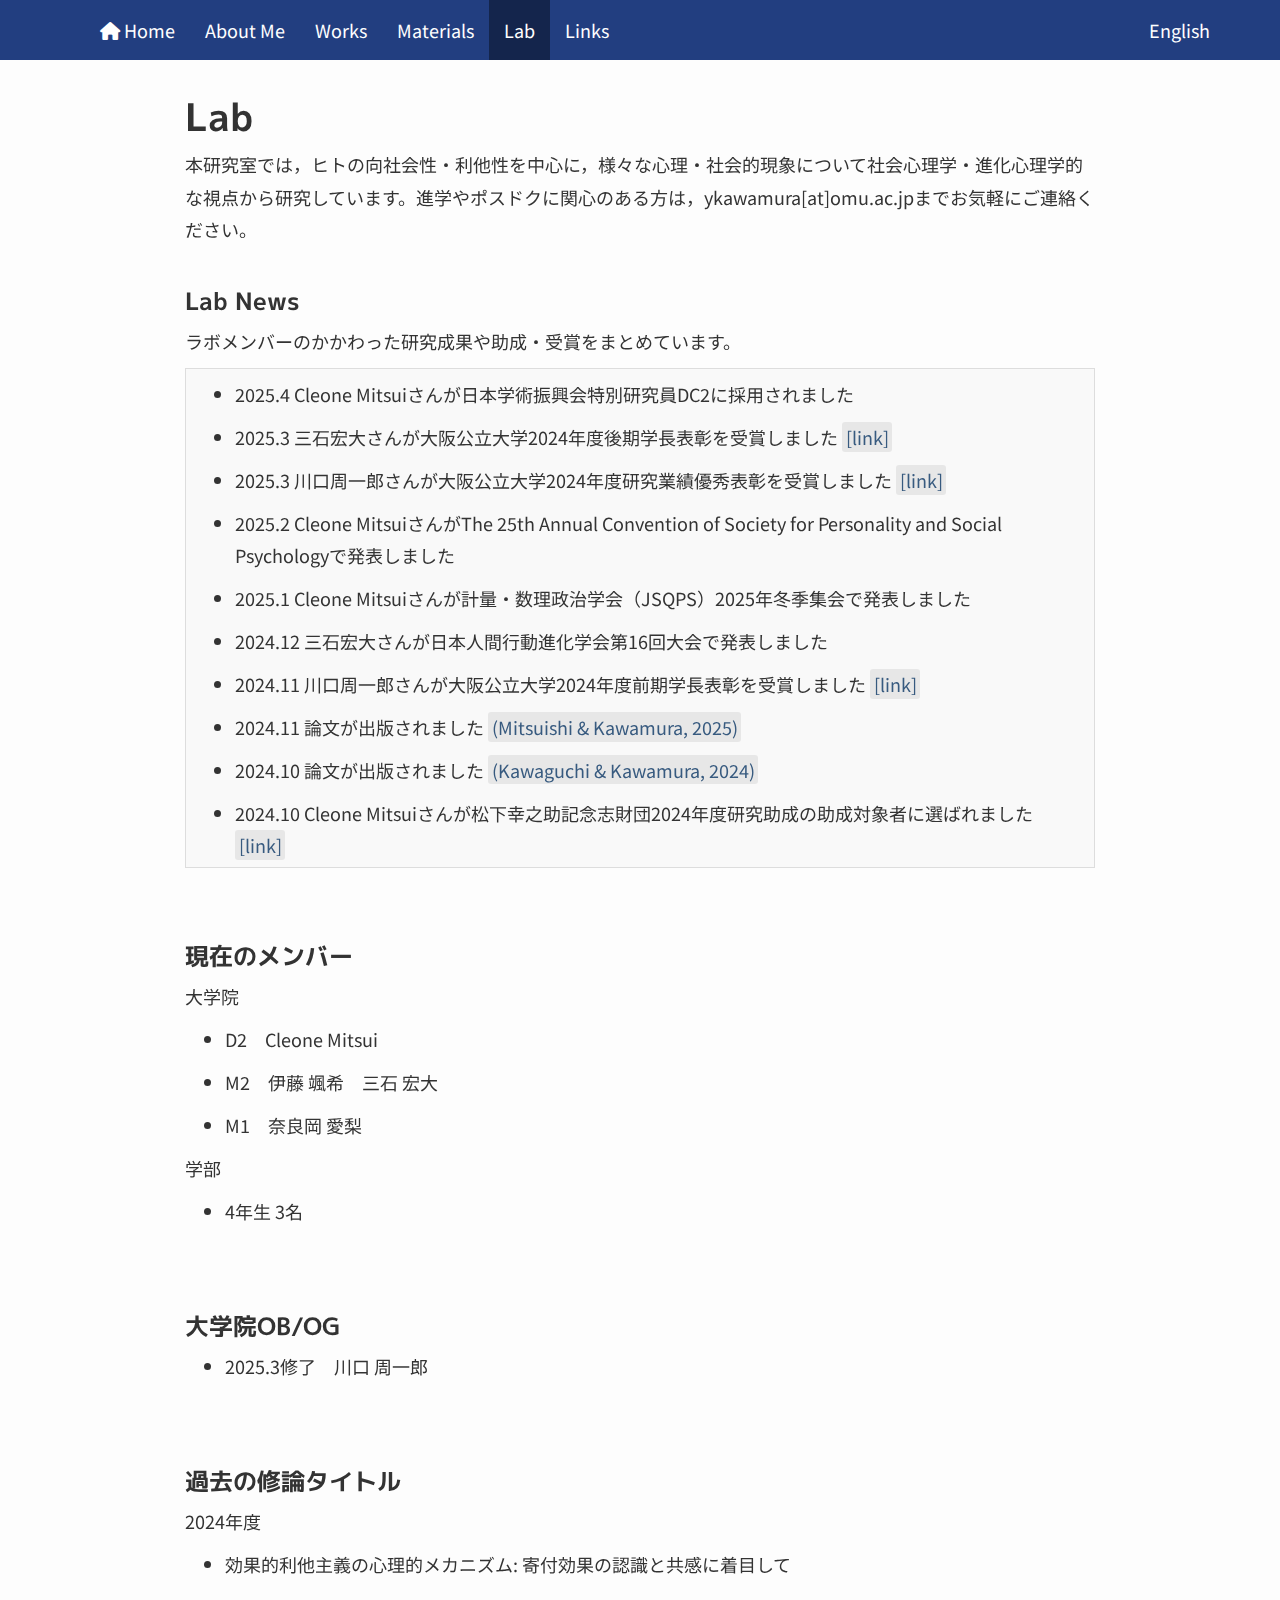
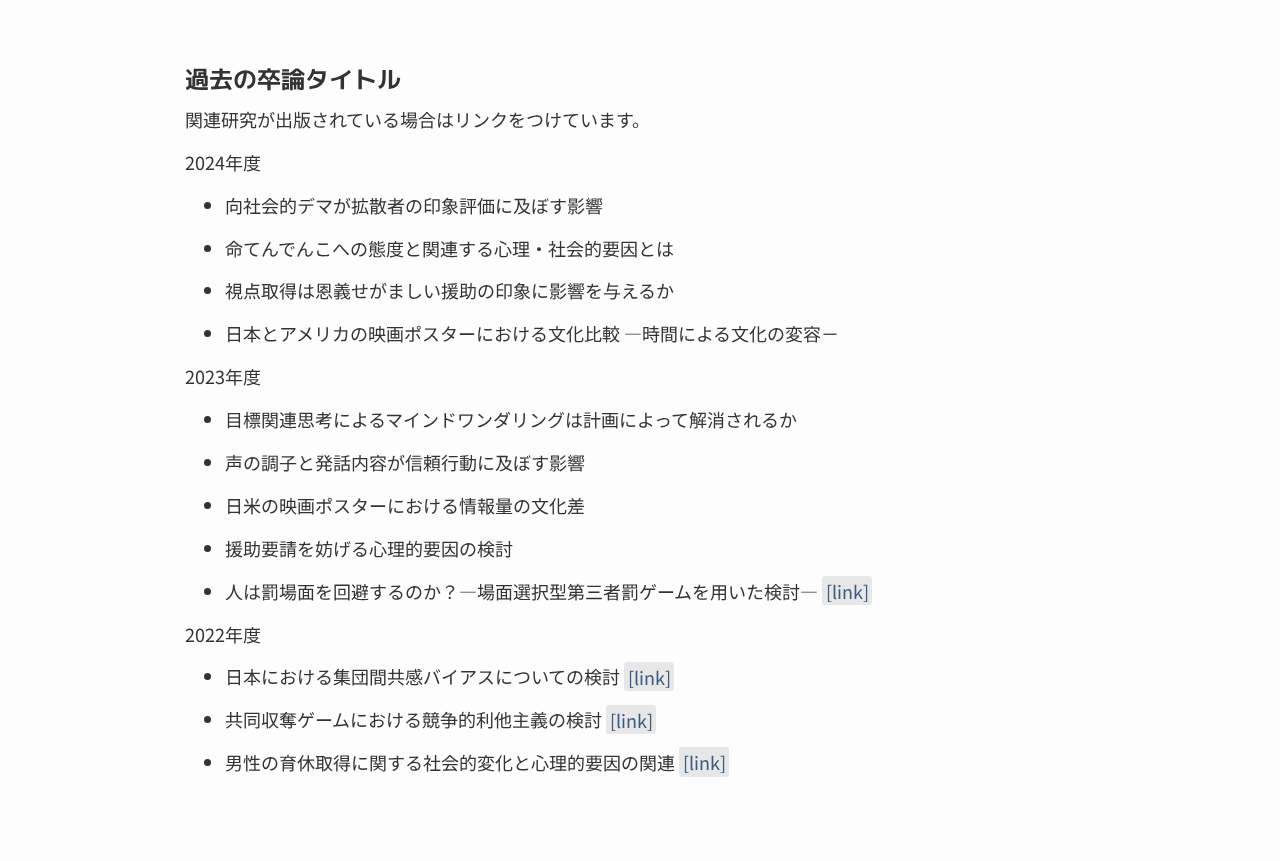
<file: docs/lab.html>
<!DOCTYPE html>

<html>

<head>

<meta charset="utf-8" />
<meta name="generator" content="pandoc" />
<meta http-equiv="X-UA-Compatible" content="IE=EDGE" />




<title>Lab</title>

<script src="site_libs/header-attrs-2.27/header-attrs.js"></script>
<script src="site_libs/jquery-3.6.0/jquery-3.6.0.min.js"></script>
<meta name="viewport" content="width=device-width, initial-scale=1" />
<link href="site_libs/bootstrap-3.3.5/css/flatly.min.css" rel="stylesheet" />
<script src="site_libs/bootstrap-3.3.5/js/bootstrap.min.js"></script>
<script src="site_libs/bootstrap-3.3.5/shim/html5shiv.min.js"></script>
<script src="site_libs/bootstrap-3.3.5/shim/respond.min.js"></script>
<style>h1 {font-size: 34px;}
       h1.title {font-size: 38px;}
       h2 {font-size: 30px;}
       h3 {font-size: 24px;}
       h4 {font-size: 18px;}
       h5 {font-size: 16px;}
       h6 {font-size: 12px;}
       code {color: inherit; background-color: rgba(0, 0, 0, 0.04);}
       pre:not([class]) { background-color: white }</style>
<script src="site_libs/navigation-1.1/tabsets.js"></script>
<link href="site_libs/highlightjs-9.12.0/default.css" rel="stylesheet" />
<script src="site_libs/highlightjs-9.12.0/highlight.js"></script>
<link href="site_libs/font-awesome-6.4.2/css/all.min.css" rel="stylesheet" />
<link href="site_libs/font-awesome-6.4.2/css/v4-shims.min.css" rel="stylesheet" />
<!--html_preserve-->
<!-- Global site tag (gtag.js) - Google Analytics -->
<script async src="https://www.googletagmanager.com/gtag/js?id=UA-127557744-1"></script>
<script>
  window.dataLayer = window.dataLayer || [];
  function gtag(){dataLayer.push(arguments);}
  gtag('js', new Date());

  gtag('config', 'UA-127557744-1');
</script>

<!--/html_preserve-->

<style type="text/css">
  code{white-space: pre-wrap;}
  span.smallcaps{font-variant: small-caps;}
  span.underline{text-decoration: underline;}
  div.column{display: inline-block; vertical-align: top; width: 50%;}
  div.hanging-indent{margin-left: 1.5em; text-indent: -1.5em;}
  ul.task-list{list-style: none;}
    </style>

<style type="text/css">code{white-space: pre;}</style>
<script type="text/javascript">
if (window.hljs) {
  hljs.configure({languages: []});
  hljs.initHighlightingOnLoad();
  if (document.readyState && document.readyState === "complete") {
    window.setTimeout(function() { hljs.initHighlighting(); }, 0);
  }
}
</script>






<link rel="stylesheet" href="style.css" type="text/css" />



<style type = "text/css">
.main-container {
  max-width: 940px;
  margin-left: auto;
  margin-right: auto;
}
img {
  max-width:100%;
}
.tabbed-pane {
  padding-top: 12px;
}
.html-widget {
  margin-bottom: 20px;
}
button.code-folding-btn:focus {
  outline: none;
}
summary {
  display: list-item;
}
details > summary > p:only-child {
  display: inline;
}
pre code {
  padding: 0;
}
</style>


<style type="text/css">
.dropdown-submenu {
  position: relative;
}
.dropdown-submenu>.dropdown-menu {
  top: 0;
  left: 100%;
  margin-top: -6px;
  margin-left: -1px;
  border-radius: 0 6px 6px 6px;
}
.dropdown-submenu:hover>.dropdown-menu {
  display: block;
}
.dropdown-submenu>a:after {
  display: block;
  content: " ";
  float: right;
  width: 0;
  height: 0;
  border-color: transparent;
  border-style: solid;
  border-width: 5px 0 5px 5px;
  border-left-color: #cccccc;
  margin-top: 5px;
  margin-right: -10px;
}
.dropdown-submenu:hover>a:after {
  border-left-color: #adb5bd;
}
.dropdown-submenu.pull-left {
  float: none;
}
.dropdown-submenu.pull-left>.dropdown-menu {
  left: -100%;
  margin-left: 10px;
  border-radius: 6px 0 6px 6px;
}
</style>

<script type="text/javascript">
// manage active state of menu based on current page
$(document).ready(function () {
  // active menu anchor
  href = window.location.pathname
  href = href.substr(href.lastIndexOf('/') + 1)
  if (href === "")
    href = "index.html";
  var menuAnchor = $('a[href="' + href + '"]');

  // mark the anchor link active (and if it's in a dropdown, also mark that active)
  var dropdown = menuAnchor.closest('li.dropdown');
  if (window.bootstrap) { // Bootstrap 4+
    menuAnchor.addClass('active');
    dropdown.find('> .dropdown-toggle').addClass('active');
  } else { // Bootstrap 3
    menuAnchor.parent().addClass('active');
    dropdown.addClass('active');
  }

  // Navbar adjustments
  var navHeight = $(".navbar").first().height() + 15;
  var style = document.createElement('style');
  var pt = "padding-top: " + navHeight + "px; ";
  var mt = "margin-top: -" + navHeight + "px; ";
  var css = "";
  // offset scroll position for anchor links (for fixed navbar)
  for (var i = 1; i <= 6; i++) {
    css += ".section h" + i + "{ " + pt + mt + "}\n";
  }
  style.innerHTML = "body {" + pt + "padding-bottom: 40px; }\n" + css;
  document.head.appendChild(style);
});
</script>

<!-- tabsets -->

<style type="text/css">
.tabset-dropdown > .nav-tabs {
  display: inline-table;
  max-height: 500px;
  min-height: 44px;
  overflow-y: auto;
  border: 1px solid #ddd;
  border-radius: 4px;
}

.tabset-dropdown > .nav-tabs > li.active:before, .tabset-dropdown > .nav-tabs.nav-tabs-open:before {
  content: "\e259";
  font-family: 'Glyphicons Halflings';
  display: inline-block;
  padding: 10px;
  border-right: 1px solid #ddd;
}

.tabset-dropdown > .nav-tabs.nav-tabs-open > li.active:before {
  content: "\e258";
  font-family: 'Glyphicons Halflings';
  border: none;
}

.tabset-dropdown > .nav-tabs > li.active {
  display: block;
}

.tabset-dropdown > .nav-tabs > li > a,
.tabset-dropdown > .nav-tabs > li > a:focus,
.tabset-dropdown > .nav-tabs > li > a:hover {
  border: none;
  display: inline-block;
  border-radius: 4px;
  background-color: transparent;
}

.tabset-dropdown > .nav-tabs.nav-tabs-open > li {
  display: block;
  float: none;
}

.tabset-dropdown > .nav-tabs > li {
  display: none;
}
</style>

<!-- code folding -->




</head>

<body>


<div class="container-fluid main-container">




<div class="navbar navbar-default  navbar-fixed-top" role="navigation">
  <div class="container">
    <div class="navbar-header">
      <button type="button" class="navbar-toggle collapsed" data-toggle="collapse" data-bs-toggle="collapse" data-target="#navbar" data-bs-target="#navbar">
        <span class="icon-bar"></span>
        <span class="icon-bar"></span>
        <span class="icon-bar"></span>
      </button>
      <a class="navbar-brand" href="index.html"></a>
    </div>
    <div id="navbar" class="navbar-collapse collapse">
      <ul class="nav navbar-nav">
        <li>
  <a href="index.html">
    <span class="fa fa-home"></span>
     
    Home
  </a>
</li>
<li>
  <a href="about.html">About Me</a>
</li>
<li>
  <a href="works.html">Works</a>
</li>
<li>
  <a href="materials.html">Materials</a>
</li>
<li>
  <a href="lab.html">Lab</a>
</li>
<li>
  <a href="links.html">Links</a>
</li>
      </ul>
      <ul class="nav navbar-nav navbar-right">
        <li>
  <a href="english.html">English</a>
</li>
      </ul>
    </div><!--/.nav-collapse -->
  </div><!--/.container -->
</div><!--/.navbar -->

<div id="header">



<h1 class="title toc-ignore">Lab</h1>

</div>


<p>本研究室では，ヒトの向社会性・利他性を中心に，様々な心理・社会的現象について社会心理学・進化心理学的な視点から研究しています。進学やポスドクに関心のある方は，ykawamura[at]omu.ac.jpまでお気軽にご連絡ください。
<br/><br/></p>
<div id="lab-news" class="section level3">
<h3>Lab News</h3>
<p>ラボメンバーのかかわった研究成果や助成・受賞をまとめています。</p>
<div class="lab-news">
<ul>
<li><p>2025.4 Cleone
Mitsuiさんが日本学術振興会特別研究員DC2に採用されました</p></li>
<li><p>2025.3
三石宏大さんが大阪公立大学2024年度後期学長表彰を受賞しました
<a href="https://www.omu.ac.jp/info/news/entry-16813.html" target="_blank">[link]</a></p></li>
<li><p>2025.3
川口周一郎さんが大阪公立大学2024年度研究業績優秀表彰を受賞しました
<a href="https://www.omu.ac.jp/info/news/entry-16813.html" target="_blank">[link]</a></p></li>
<li><p>2025.2 Cleone MitsuiさんがThe 25th Annual Convention of Society
for Personality and Social Psychologyで発表しました</p></li>
<li><p>2025.1 Cleone
Mitsuiさんが計量・数理政治学会（JSQPS）2025年冬季集会で発表しました</p></li>
<li><p>2024.12
三石宏大さんが日本人間行動進化学会第16回大会で発表しました</p></li>
<li><p>2024.11
川口周一郎さんが大阪公立大学2024年度前期学長表彰を受賞しました
<a href="https://www.omu.ac.jp/info/news/entry-14148.html" target="_blank">[link]</a></p></li>
<li><p>2024.11 論文が出版されました
<a href="https://www.sciencedirect.com/science/article/pii/S0022103124001082?dgcid=coauthor" target="_blank">(Mitsuishi
&amp; Kawamura, 2025)</a></p></li>
<li><p>2024.10 論文が出版されました
<a href="https://rdcu.be/dXE7B" target="_blank">(Kawaguchi &amp;
Kawamura, 2024)</a></p></li>
<li><p>2024.10 Cleone
Mitsuiさんが松下幸之助記念志財団2024年度研究助成の助成対象者に選ばれました
<a href="https://matsushita-konosuke-zaidan.or.jp/works/research/promotion_research_02_index.html" target="_blank">[link]</a></p></li>
<li><p>2024.8 伊藤颯希さん，三石宏大さん，川口周一郎さん，Cleone
Mitsuiさんが日本社会心理学会第64回大会で発表しました</p></li>
<li><p>2024.7
三石宏大さんが第27回実験社会科学カンファレンスで発表しました</p></li>
<li><p>2024.1 論文が出版されました
<a href="https://doi.org/10.1111/jpr.12507" target="_blank">(Kawamura
&amp; Totake, in press)</a></p></li>
<li><p>2024.1
川口周一郎さんが2023年度日本社会心理学会若手研究者奨励賞を受賞しました
<a href="https://www.socialpsychology.jp/award/wakate/" target="_blank">[link]</a></p></li>
<li><p>2023.12
三石宏大さんが日本人間行動進化学会第16回大会で発表しました</p></li>
<li><p>2023.9
川口周一郎さんが日本社会心理学会第64回大会で発表しました</p></li>
<li><p>2023.3 論文が出版されました
<a href="https://doi.org/10.5178/lebs.2023.102" target="_blank">(Kawai
&amp; Kawamura, 2023)</a> <br/></p></li>
</ul>
</div>
<p><br/><br/></p>
</div>
<div id="現在のメンバー" class="section level3">
<h3>現在のメンバー</h3>
<p>大学院</p>
<ul>
<li><p>D2　Cleone Mitsui</p></li>
<li><p>M2　伊藤 颯希　三石 宏大</p></li>
<li><p>M1　奈良岡 愛梨</p></li>
</ul>
<p>学部</p>
<ul>
<li>4年生 3名</li>
</ul>
<p><br/><br/></p>
</div>
<div id="大学院obog" class="section level3">
<h3>大学院OB/OG</h3>
<ul>
<li>2025.3修了　川口 周一郎</li>
</ul>
<p><br/><br/></p>
</div>
<div id="過去の修論タイトル" class="section level3">
<h3>過去の修論タイトル</h3>
<p>2024年度</p>
<ul>
<li>効果的利他主義の心理的メカニズム:
寄付効果の認識と共感に着目して</li>
</ul>
<p><br/><br/></p>
</div>
<div id="過去の卒論タイトル" class="section level3">
<h3>過去の卒論タイトル</h3>
<p>関連研究が出版されている場合はリンクをつけています。</p>
<p>2024年度</p>
<ul>
<li><p>向社会的デマが拡散者の印象評価に及ぼす影響</p></li>
<li><p>命てんでんこへの態度と関連する心理・社会的要因とは</p></li>
<li><p>視点取得は恩義せがましい援助の印象に影響を与えるか</p></li>
<li><p>日本とアメリカの映画ポスターにおける文化比較
―時間による文化の変容－</p></li>
</ul>
<p>2023年度</p>
<ul>
<li><p>目標関連思考によるマインドワンダリングは計画によって解消されるか</p></li>
<li><p>声の調子と発話内容が信頼行動に及ぼす影響</p></li>
<li><p>日米の映画ポスターにおける情報量の文化差</p></li>
<li><p>援助要請を妨げる心理的要因の検討</p></li>
<li><p>人は罰場面を回避するのか？―場面選択型第三者罰ゲームを用いた検討―
<a href="https://www.sciencedirect.com/science/article/pii/S0022103124001082" target="_blank">[link]</a></p></li>
</ul>
<p>2022年度</p>
<ul>
<li><p>日本における集団間共感バイアスについての検討
<a href="https://doi.org/10.5178/lebs.2023.102" target="_blank">[link]</a></p></li>
<li><p>共同収奪ゲームにおける競争的利他主義の検討
<a href="https://rdcu.be/dXE7B" target="_blank">[link]</a></p></li>
<li><p>男性の育休取得に関する社会的変化と心理的要因の関連
<a href="https://onlinelibrary.wiley.com/doi/full/10.1111/jpr.12507" target="_blank">[link]</a>
<br/><br/></p></li>
</ul>
</div>




</div>

<script>

// add bootstrap table styles to pandoc tables
function bootstrapStylePandocTables() {
  $('tr.odd').parent('tbody').parent('table').addClass('table table-condensed');
}
$(document).ready(function () {
  bootstrapStylePandocTables();
});


</script>

<!-- tabsets -->

<script>
$(document).ready(function () {
  window.buildTabsets("TOC");
});

$(document).ready(function () {
  $('.tabset-dropdown > .nav-tabs > li').click(function () {
    $(this).parent().toggleClass('nav-tabs-open');
  });
});
</script>

<!-- code folding -->


<!-- dynamically load mathjax for compatibility with self-contained -->
<script>
  (function () {
    var script = document.createElement("script");
    script.type = "text/javascript";
    script.src  = "https://mathjax.rstudio.com/latest/MathJax.js?config=TeX-AMS-MML_HTMLorMML";
    document.getElementsByTagName("head")[0].appendChild(script);
  })();
</script>

</body>
</html>
</file>
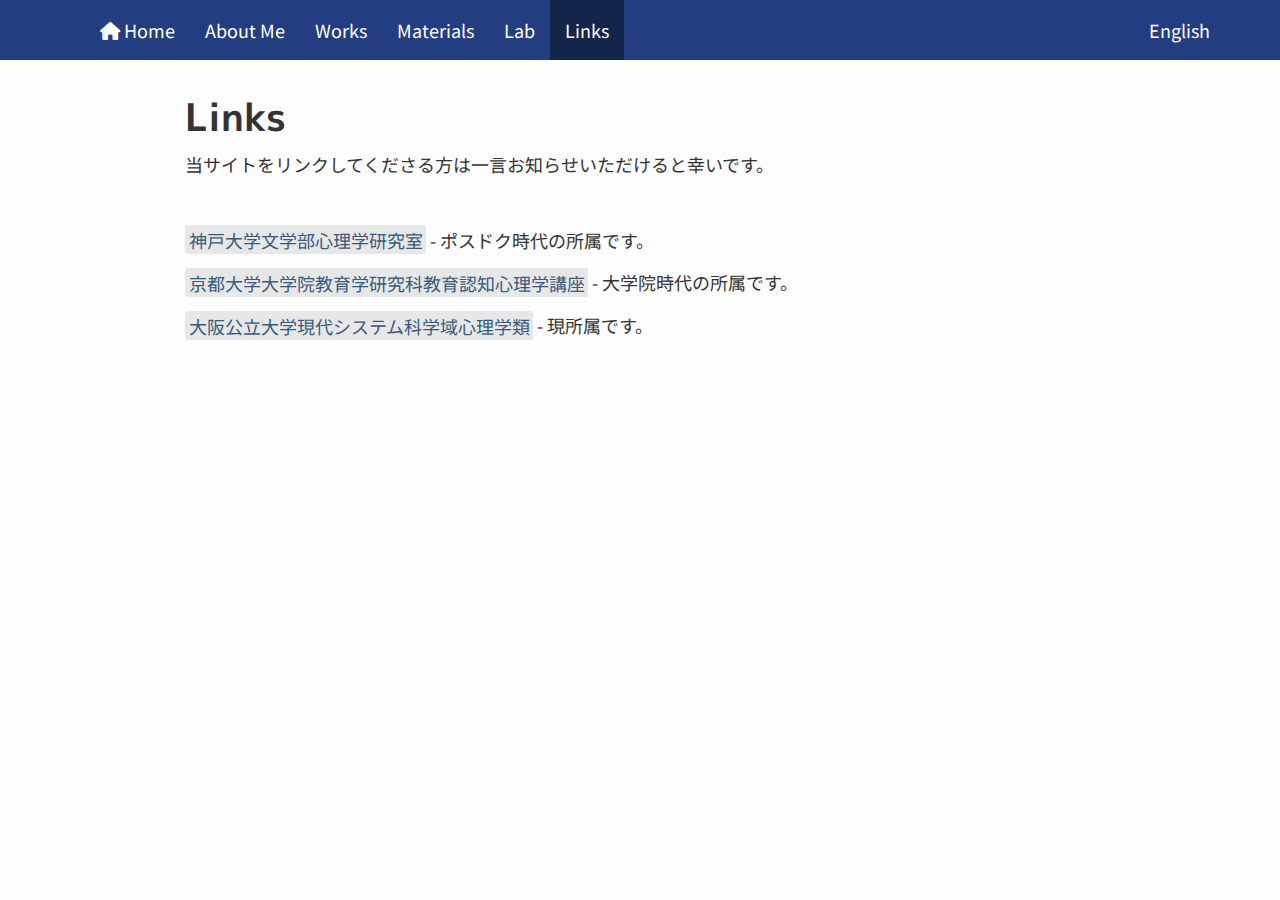
<file: docs/links.html>
<!DOCTYPE html>

<html>

<head>

<meta charset="utf-8" />
<meta name="generator" content="pandoc" />
<meta http-equiv="X-UA-Compatible" content="IE=EDGE" />




<title>Links</title>

<script src="site_libs/header-attrs-2.27/header-attrs.js"></script>
<script src="site_libs/jquery-3.6.0/jquery-3.6.0.min.js"></script>
<meta name="viewport" content="width=device-width, initial-scale=1" />
<link href="site_libs/bootstrap-3.3.5/css/flatly.min.css" rel="stylesheet" />
<script src="site_libs/bootstrap-3.3.5/js/bootstrap.min.js"></script>
<script src="site_libs/bootstrap-3.3.5/shim/html5shiv.min.js"></script>
<script src="site_libs/bootstrap-3.3.5/shim/respond.min.js"></script>
<style>h1 {font-size: 34px;}
       h1.title {font-size: 38px;}
       h2 {font-size: 30px;}
       h3 {font-size: 24px;}
       h4 {font-size: 18px;}
       h5 {font-size: 16px;}
       h6 {font-size: 12px;}
       code {color: inherit; background-color: rgba(0, 0, 0, 0.04);}
       pre:not([class]) { background-color: white }</style>
<script src="site_libs/navigation-1.1/tabsets.js"></script>
<link href="site_libs/highlightjs-9.12.0/default.css" rel="stylesheet" />
<script src="site_libs/highlightjs-9.12.0/highlight.js"></script>
<link href="site_libs/font-awesome-6.4.2/css/all.min.css" rel="stylesheet" />
<link href="site_libs/font-awesome-6.4.2/css/v4-shims.min.css" rel="stylesheet" />
<!--html_preserve-->
<!-- Global site tag (gtag.js) - Google Analytics -->
<script async src="https://www.googletagmanager.com/gtag/js?id=UA-127557744-1"></script>
<script>
  window.dataLayer = window.dataLayer || [];
  function gtag(){dataLayer.push(arguments);}
  gtag('js', new Date());

  gtag('config', 'UA-127557744-1');
</script>

<!--/html_preserve-->

<style type="text/css">
  code{white-space: pre-wrap;}
  span.smallcaps{font-variant: small-caps;}
  span.underline{text-decoration: underline;}
  div.column{display: inline-block; vertical-align: top; width: 50%;}
  div.hanging-indent{margin-left: 1.5em; text-indent: -1.5em;}
  ul.task-list{list-style: none;}
    </style>

<style type="text/css">code{white-space: pre;}</style>
<script type="text/javascript">
if (window.hljs) {
  hljs.configure({languages: []});
  hljs.initHighlightingOnLoad();
  if (document.readyState && document.readyState === "complete") {
    window.setTimeout(function() { hljs.initHighlighting(); }, 0);
  }
}
</script>






<link rel="stylesheet" href="style.css" type="text/css" />



<style type = "text/css">
.main-container {
  max-width: 940px;
  margin-left: auto;
  margin-right: auto;
}
img {
  max-width:100%;
}
.tabbed-pane {
  padding-top: 12px;
}
.html-widget {
  margin-bottom: 20px;
}
button.code-folding-btn:focus {
  outline: none;
}
summary {
  display: list-item;
}
details > summary > p:only-child {
  display: inline;
}
pre code {
  padding: 0;
}
</style>


<style type="text/css">
.dropdown-submenu {
  position: relative;
}
.dropdown-submenu>.dropdown-menu {
  top: 0;
  left: 100%;
  margin-top: -6px;
  margin-left: -1px;
  border-radius: 0 6px 6px 6px;
}
.dropdown-submenu:hover>.dropdown-menu {
  display: block;
}
.dropdown-submenu>a:after {
  display: block;
  content: " ";
  float: right;
  width: 0;
  height: 0;
  border-color: transparent;
  border-style: solid;
  border-width: 5px 0 5px 5px;
  border-left-color: #cccccc;
  margin-top: 5px;
  margin-right: -10px;
}
.dropdown-submenu:hover>a:after {
  border-left-color: #adb5bd;
}
.dropdown-submenu.pull-left {
  float: none;
}
.dropdown-submenu.pull-left>.dropdown-menu {
  left: -100%;
  margin-left: 10px;
  border-radius: 6px 0 6px 6px;
}
</style>

<script type="text/javascript">
// manage active state of menu based on current page
$(document).ready(function () {
  // active menu anchor
  href = window.location.pathname
  href = href.substr(href.lastIndexOf('/') + 1)
  if (href === "")
    href = "index.html";
  var menuAnchor = $('a[href="' + href + '"]');

  // mark the anchor link active (and if it's in a dropdown, also mark that active)
  var dropdown = menuAnchor.closest('li.dropdown');
  if (window.bootstrap) { // Bootstrap 4+
    menuAnchor.addClass('active');
    dropdown.find('> .dropdown-toggle').addClass('active');
  } else { // Bootstrap 3
    menuAnchor.parent().addClass('active');
    dropdown.addClass('active');
  }

  // Navbar adjustments
  var navHeight = $(".navbar").first().height() + 15;
  var style = document.createElement('style');
  var pt = "padding-top: " + navHeight + "px; ";
  var mt = "margin-top: -" + navHeight + "px; ";
  var css = "";
  // offset scroll position for anchor links (for fixed navbar)
  for (var i = 1; i <= 6; i++) {
    css += ".section h" + i + "{ " + pt + mt + "}\n";
  }
  style.innerHTML = "body {" + pt + "padding-bottom: 40px; }\n" + css;
  document.head.appendChild(style);
});
</script>

<!-- tabsets -->

<style type="text/css">
.tabset-dropdown > .nav-tabs {
  display: inline-table;
  max-height: 500px;
  min-height: 44px;
  overflow-y: auto;
  border: 1px solid #ddd;
  border-radius: 4px;
}

.tabset-dropdown > .nav-tabs > li.active:before, .tabset-dropdown > .nav-tabs.nav-tabs-open:before {
  content: "\e259";
  font-family: 'Glyphicons Halflings';
  display: inline-block;
  padding: 10px;
  border-right: 1px solid #ddd;
}

.tabset-dropdown > .nav-tabs.nav-tabs-open > li.active:before {
  content: "\e258";
  font-family: 'Glyphicons Halflings';
  border: none;
}

.tabset-dropdown > .nav-tabs > li.active {
  display: block;
}

.tabset-dropdown > .nav-tabs > li > a,
.tabset-dropdown > .nav-tabs > li > a:focus,
.tabset-dropdown > .nav-tabs > li > a:hover {
  border: none;
  display: inline-block;
  border-radius: 4px;
  background-color: transparent;
}

.tabset-dropdown > .nav-tabs.nav-tabs-open > li {
  display: block;
  float: none;
}

.tabset-dropdown > .nav-tabs > li {
  display: none;
}
</style>

<!-- code folding -->




</head>

<body>


<div class="container-fluid main-container">




<div class="navbar navbar-default  navbar-fixed-top" role="navigation">
  <div class="container">
    <div class="navbar-header">
      <button type="button" class="navbar-toggle collapsed" data-toggle="collapse" data-bs-toggle="collapse" data-target="#navbar" data-bs-target="#navbar">
        <span class="icon-bar"></span>
        <span class="icon-bar"></span>
        <span class="icon-bar"></span>
      </button>
      <a class="navbar-brand" href="index.html"></a>
    </div>
    <div id="navbar" class="navbar-collapse collapse">
      <ul class="nav navbar-nav">
        <li>
  <a href="index.html">
    <span class="fa fa-home"></span>
     
    Home
  </a>
</li>
<li>
  <a href="about.html">About Me</a>
</li>
<li>
  <a href="works.html">Works</a>
</li>
<li>
  <a href="materials.html">Materials</a>
</li>
<li>
  <a href="lab.html">Lab</a>
</li>
<li>
  <a href="links.html">Links</a>
</li>
      </ul>
      <ul class="nav navbar-nav navbar-right">
        <li>
  <a href="english.html">English</a>
</li>
      </ul>
    </div><!--/.nav-collapse -->
  </div><!--/.container -->
</div><!--/.navbar -->

<div id="header">



<h1 class="title toc-ignore">Links</h1>

</div>


<p>当サイトをリンクしてくださる方は一言お知らせいただけると幸いです。
<br/><br/></p>
<p><a href="http://www.lit.kobe-u.ac.jp/psychology/" target="_blank">神戸大学文学部心理学研究室</a>
- ポスドク時代の所属です。</p>
<p><a href="http://cogpsy.educ.kyoto-u.ac.jp/" target="_blank">京都大学大学院教育学研究科教育認知心理学講座</a>
- 大学院時代の所属です。</p>
<p><a href="https://www.omu.ac.jp/sss/undergraduate/psychology/" target="_blank">大阪公立大学現代システム科学域心理学類</a>
- 現所属です。</p>




</div>

<script>

// add bootstrap table styles to pandoc tables
function bootstrapStylePandocTables() {
  $('tr.odd').parent('tbody').parent('table').addClass('table table-condensed');
}
$(document).ready(function () {
  bootstrapStylePandocTables();
});


</script>

<!-- tabsets -->

<script>
$(document).ready(function () {
  window.buildTabsets("TOC");
});

$(document).ready(function () {
  $('.tabset-dropdown > .nav-tabs > li').click(function () {
    $(this).parent().toggleClass('nav-tabs-open');
  });
});
</script>

<!-- code folding -->


<!-- dynamically load mathjax for compatibility with self-contained -->
<script>
  (function () {
    var script = document.createElement("script");
    script.type = "text/javascript";
    script.src  = "https://mathjax.rstudio.com/latest/MathJax.js?config=TeX-AMS-MML_HTMLorMML";
    document.getElementsByTagName("head")[0].appendChild(script);
  })();
</script>

</body>
</html>
</file>
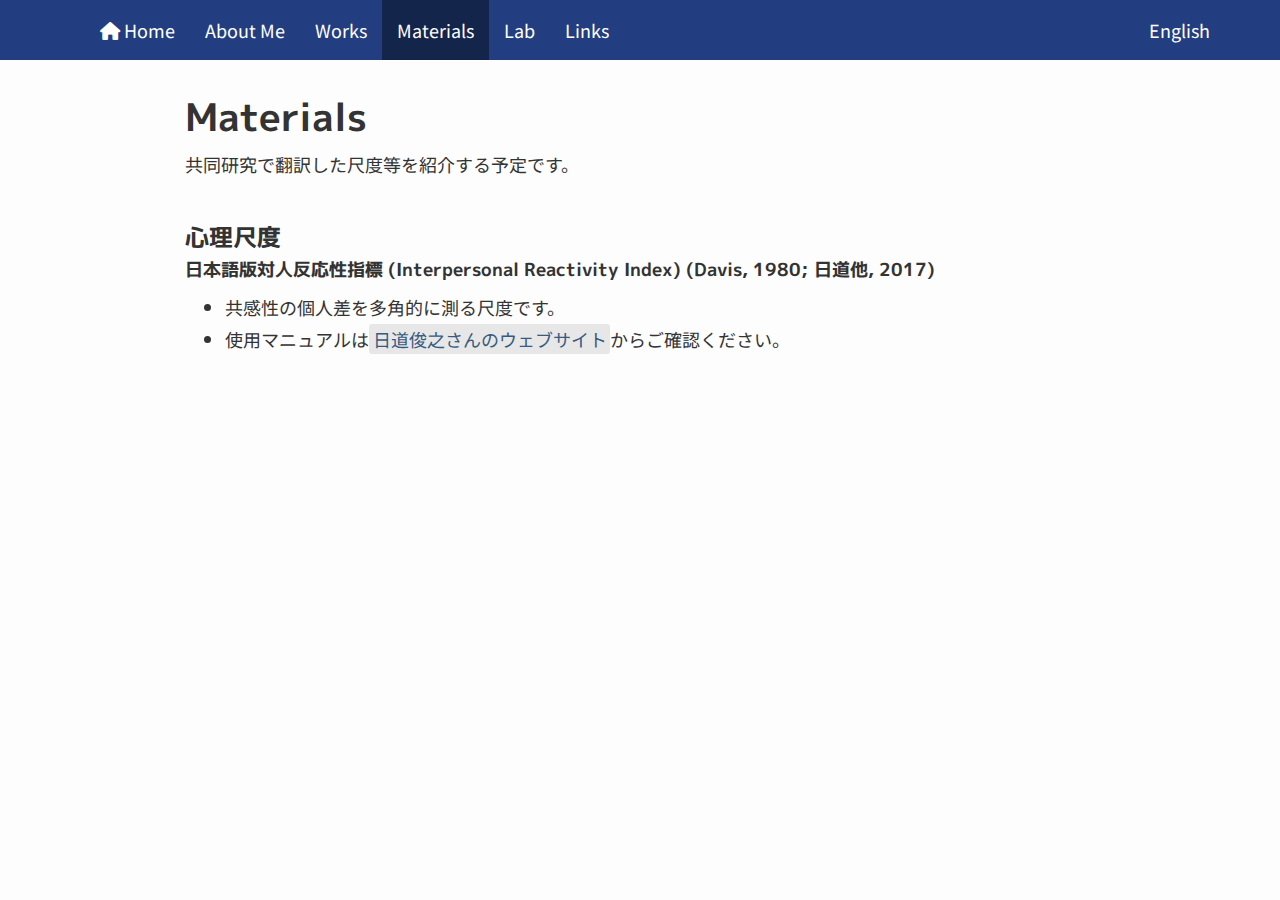
<file: docs/materials.html>
<!DOCTYPE html>

<html>

<head>

<meta charset="utf-8" />
<meta name="generator" content="pandoc" />
<meta http-equiv="X-UA-Compatible" content="IE=EDGE" />




<title>Materials</title>

<script src="site_libs/header-attrs-2.27/header-attrs.js"></script>
<script src="site_libs/jquery-3.6.0/jquery-3.6.0.min.js"></script>
<meta name="viewport" content="width=device-width, initial-scale=1" />
<link href="site_libs/bootstrap-3.3.5/css/flatly.min.css" rel="stylesheet" />
<script src="site_libs/bootstrap-3.3.5/js/bootstrap.min.js"></script>
<script src="site_libs/bootstrap-3.3.5/shim/html5shiv.min.js"></script>
<script src="site_libs/bootstrap-3.3.5/shim/respond.min.js"></script>
<style>h1 {font-size: 34px;}
       h1.title {font-size: 38px;}
       h2 {font-size: 30px;}
       h3 {font-size: 24px;}
       h4 {font-size: 18px;}
       h5 {font-size: 16px;}
       h6 {font-size: 12px;}
       code {color: inherit; background-color: rgba(0, 0, 0, 0.04);}
       pre:not([class]) { background-color: white }</style>
<script src="site_libs/navigation-1.1/tabsets.js"></script>
<link href="site_libs/highlightjs-9.12.0/default.css" rel="stylesheet" />
<script src="site_libs/highlightjs-9.12.0/highlight.js"></script>
<link href="site_libs/font-awesome-6.4.2/css/all.min.css" rel="stylesheet" />
<link href="site_libs/font-awesome-6.4.2/css/v4-shims.min.css" rel="stylesheet" />
<!--html_preserve-->
<!-- Global site tag (gtag.js) - Google Analytics -->
<script async src="https://www.googletagmanager.com/gtag/js?id=UA-127557744-1"></script>
<script>
  window.dataLayer = window.dataLayer || [];
  function gtag(){dataLayer.push(arguments);}
  gtag('js', new Date());

  gtag('config', 'UA-127557744-1');
</script>

<!--/html_preserve-->

<style type="text/css">
  code{white-space: pre-wrap;}
  span.smallcaps{font-variant: small-caps;}
  span.underline{text-decoration: underline;}
  div.column{display: inline-block; vertical-align: top; width: 50%;}
  div.hanging-indent{margin-left: 1.5em; text-indent: -1.5em;}
  ul.task-list{list-style: none;}
    </style>

<style type="text/css">code{white-space: pre;}</style>
<script type="text/javascript">
if (window.hljs) {
  hljs.configure({languages: []});
  hljs.initHighlightingOnLoad();
  if (document.readyState && document.readyState === "complete") {
    window.setTimeout(function() { hljs.initHighlighting(); }, 0);
  }
}
</script>






<link rel="stylesheet" href="style.css" type="text/css" />



<style type = "text/css">
.main-container {
  max-width: 940px;
  margin-left: auto;
  margin-right: auto;
}
img {
  max-width:100%;
}
.tabbed-pane {
  padding-top: 12px;
}
.html-widget {
  margin-bottom: 20px;
}
button.code-folding-btn:focus {
  outline: none;
}
summary {
  display: list-item;
}
details > summary > p:only-child {
  display: inline;
}
pre code {
  padding: 0;
}
</style>


<style type="text/css">
.dropdown-submenu {
  position: relative;
}
.dropdown-submenu>.dropdown-menu {
  top: 0;
  left: 100%;
  margin-top: -6px;
  margin-left: -1px;
  border-radius: 0 6px 6px 6px;
}
.dropdown-submenu:hover>.dropdown-menu {
  display: block;
}
.dropdown-submenu>a:after {
  display: block;
  content: " ";
  float: right;
  width: 0;
  height: 0;
  border-color: transparent;
  border-style: solid;
  border-width: 5px 0 5px 5px;
  border-left-color: #cccccc;
  margin-top: 5px;
  margin-right: -10px;
}
.dropdown-submenu:hover>a:after {
  border-left-color: #adb5bd;
}
.dropdown-submenu.pull-left {
  float: none;
}
.dropdown-submenu.pull-left>.dropdown-menu {
  left: -100%;
  margin-left: 10px;
  border-radius: 6px 0 6px 6px;
}
</style>

<script type="text/javascript">
// manage active state of menu based on current page
$(document).ready(function () {
  // active menu anchor
  href = window.location.pathname
  href = href.substr(href.lastIndexOf('/') + 1)
  if (href === "")
    href = "index.html";
  var menuAnchor = $('a[href="' + href + '"]');

  // mark the anchor link active (and if it's in a dropdown, also mark that active)
  var dropdown = menuAnchor.closest('li.dropdown');
  if (window.bootstrap) { // Bootstrap 4+
    menuAnchor.addClass('active');
    dropdown.find('> .dropdown-toggle').addClass('active');
  } else { // Bootstrap 3
    menuAnchor.parent().addClass('active');
    dropdown.addClass('active');
  }

  // Navbar adjustments
  var navHeight = $(".navbar").first().height() + 15;
  var style = document.createElement('style');
  var pt = "padding-top: " + navHeight + "px; ";
  var mt = "margin-top: -" + navHeight + "px; ";
  var css = "";
  // offset scroll position for anchor links (for fixed navbar)
  for (var i = 1; i <= 6; i++) {
    css += ".section h" + i + "{ " + pt + mt + "}\n";
  }
  style.innerHTML = "body {" + pt + "padding-bottom: 40px; }\n" + css;
  document.head.appendChild(style);
});
</script>

<!-- tabsets -->

<style type="text/css">
.tabset-dropdown > .nav-tabs {
  display: inline-table;
  max-height: 500px;
  min-height: 44px;
  overflow-y: auto;
  border: 1px solid #ddd;
  border-radius: 4px;
}

.tabset-dropdown > .nav-tabs > li.active:before, .tabset-dropdown > .nav-tabs.nav-tabs-open:before {
  content: "\e259";
  font-family: 'Glyphicons Halflings';
  display: inline-block;
  padding: 10px;
  border-right: 1px solid #ddd;
}

.tabset-dropdown > .nav-tabs.nav-tabs-open > li.active:before {
  content: "\e258";
  font-family: 'Glyphicons Halflings';
  border: none;
}

.tabset-dropdown > .nav-tabs > li.active {
  display: block;
}

.tabset-dropdown > .nav-tabs > li > a,
.tabset-dropdown > .nav-tabs > li > a:focus,
.tabset-dropdown > .nav-tabs > li > a:hover {
  border: none;
  display: inline-block;
  border-radius: 4px;
  background-color: transparent;
}

.tabset-dropdown > .nav-tabs.nav-tabs-open > li {
  display: block;
  float: none;
}

.tabset-dropdown > .nav-tabs > li {
  display: none;
}
</style>

<!-- code folding -->




</head>

<body>


<div class="container-fluid main-container">




<div class="navbar navbar-default  navbar-fixed-top" role="navigation">
  <div class="container">
    <div class="navbar-header">
      <button type="button" class="navbar-toggle collapsed" data-toggle="collapse" data-bs-toggle="collapse" data-target="#navbar" data-bs-target="#navbar">
        <span class="icon-bar"></span>
        <span class="icon-bar"></span>
        <span class="icon-bar"></span>
      </button>
      <a class="navbar-brand" href="index.html"></a>
    </div>
    <div id="navbar" class="navbar-collapse collapse">
      <ul class="nav navbar-nav">
        <li>
  <a href="index.html">
    <span class="fa fa-home"></span>
     
    Home
  </a>
</li>
<li>
  <a href="about.html">About Me</a>
</li>
<li>
  <a href="works.html">Works</a>
</li>
<li>
  <a href="materials.html">Materials</a>
</li>
<li>
  <a href="lab.html">Lab</a>
</li>
<li>
  <a href="links.html">Links</a>
</li>
      </ul>
      <ul class="nav navbar-nav navbar-right">
        <li>
  <a href="english.html">English</a>
</li>
      </ul>
    </div><!--/.nav-collapse -->
  </div><!--/.container -->
</div><!--/.navbar -->

<div id="header">



<h1 class="title toc-ignore">Materials</h1>

</div>


<p>共同研究で翻訳した尺度等を紹介する予定です。 <br/><br/></p>
<div id="心理尺度" class="section level3">
<h3>心理尺度</h3>
<div
id="日本語版対人反応性指標-interpersonal-reactivity-index-davis-1980-日道他-2017"
class="section level4">
<h4>日本語版対人反応性指標 (Interpersonal Reactivity Index) (Davis,
1980; 日道他, 2017)</h4>
<ul>
<li>共感性の個人差を多角的に測る尺度です。</li>
<li>使用マニュアルは<a href="https://sites.google.com/site/toshiyukihimichi/iri-j?authuser=0" target="_blank">日道俊之さんのウェブサイト</a>からご確認ください。</li>
</ul>
</div>
</div>




</div>

<script>

// add bootstrap table styles to pandoc tables
function bootstrapStylePandocTables() {
  $('tr.odd').parent('tbody').parent('table').addClass('table table-condensed');
}
$(document).ready(function () {
  bootstrapStylePandocTables();
});


</script>

<!-- tabsets -->

<script>
$(document).ready(function () {
  window.buildTabsets("TOC");
});

$(document).ready(function () {
  $('.tabset-dropdown > .nav-tabs > li').click(function () {
    $(this).parent().toggleClass('nav-tabs-open');
  });
});
</script>

<!-- code folding -->


<!-- dynamically load mathjax for compatibility with self-contained -->
<script>
  (function () {
    var script = document.createElement("script");
    script.type = "text/javascript";
    script.src  = "https://mathjax.rstudio.com/latest/MathJax.js?config=TeX-AMS-MML_HTMLorMML";
    document.getElementsByTagName("head")[0].appendChild(script);
  })();
</script>

</body>
</html>
</file>
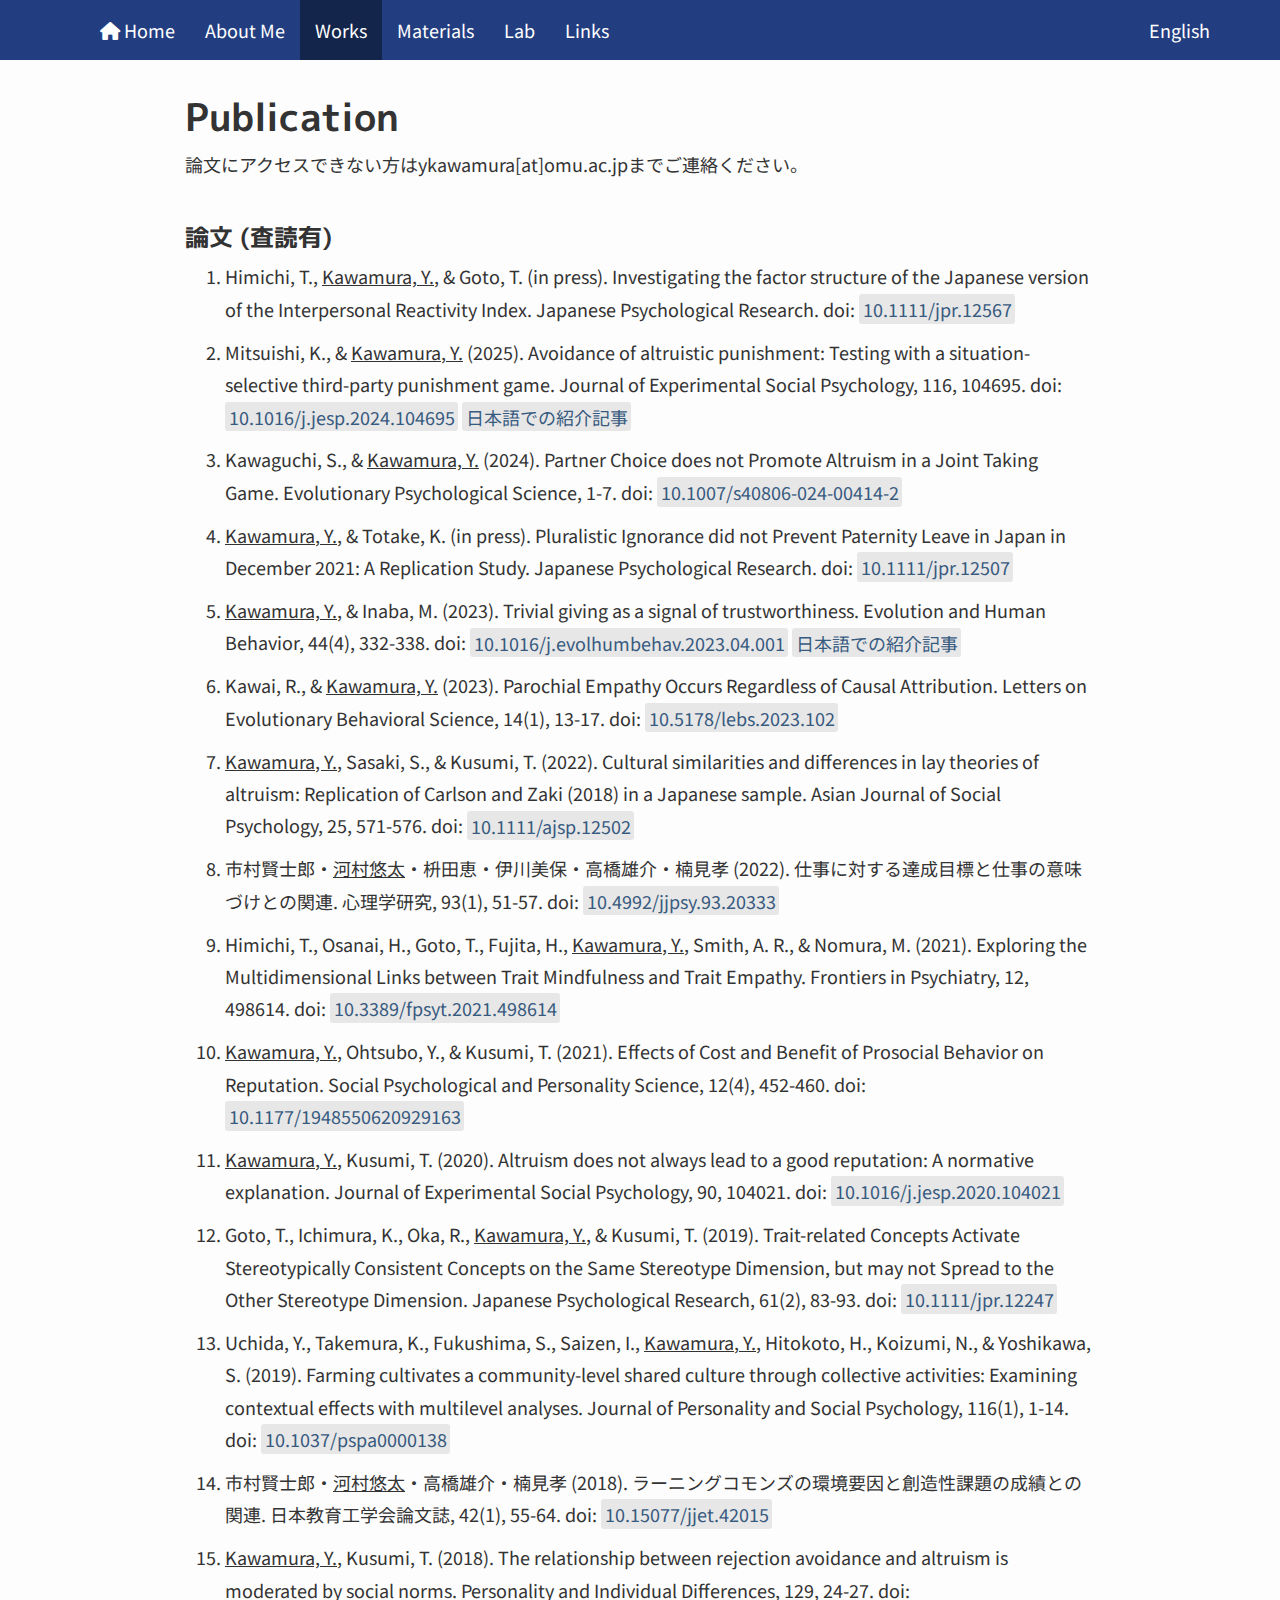
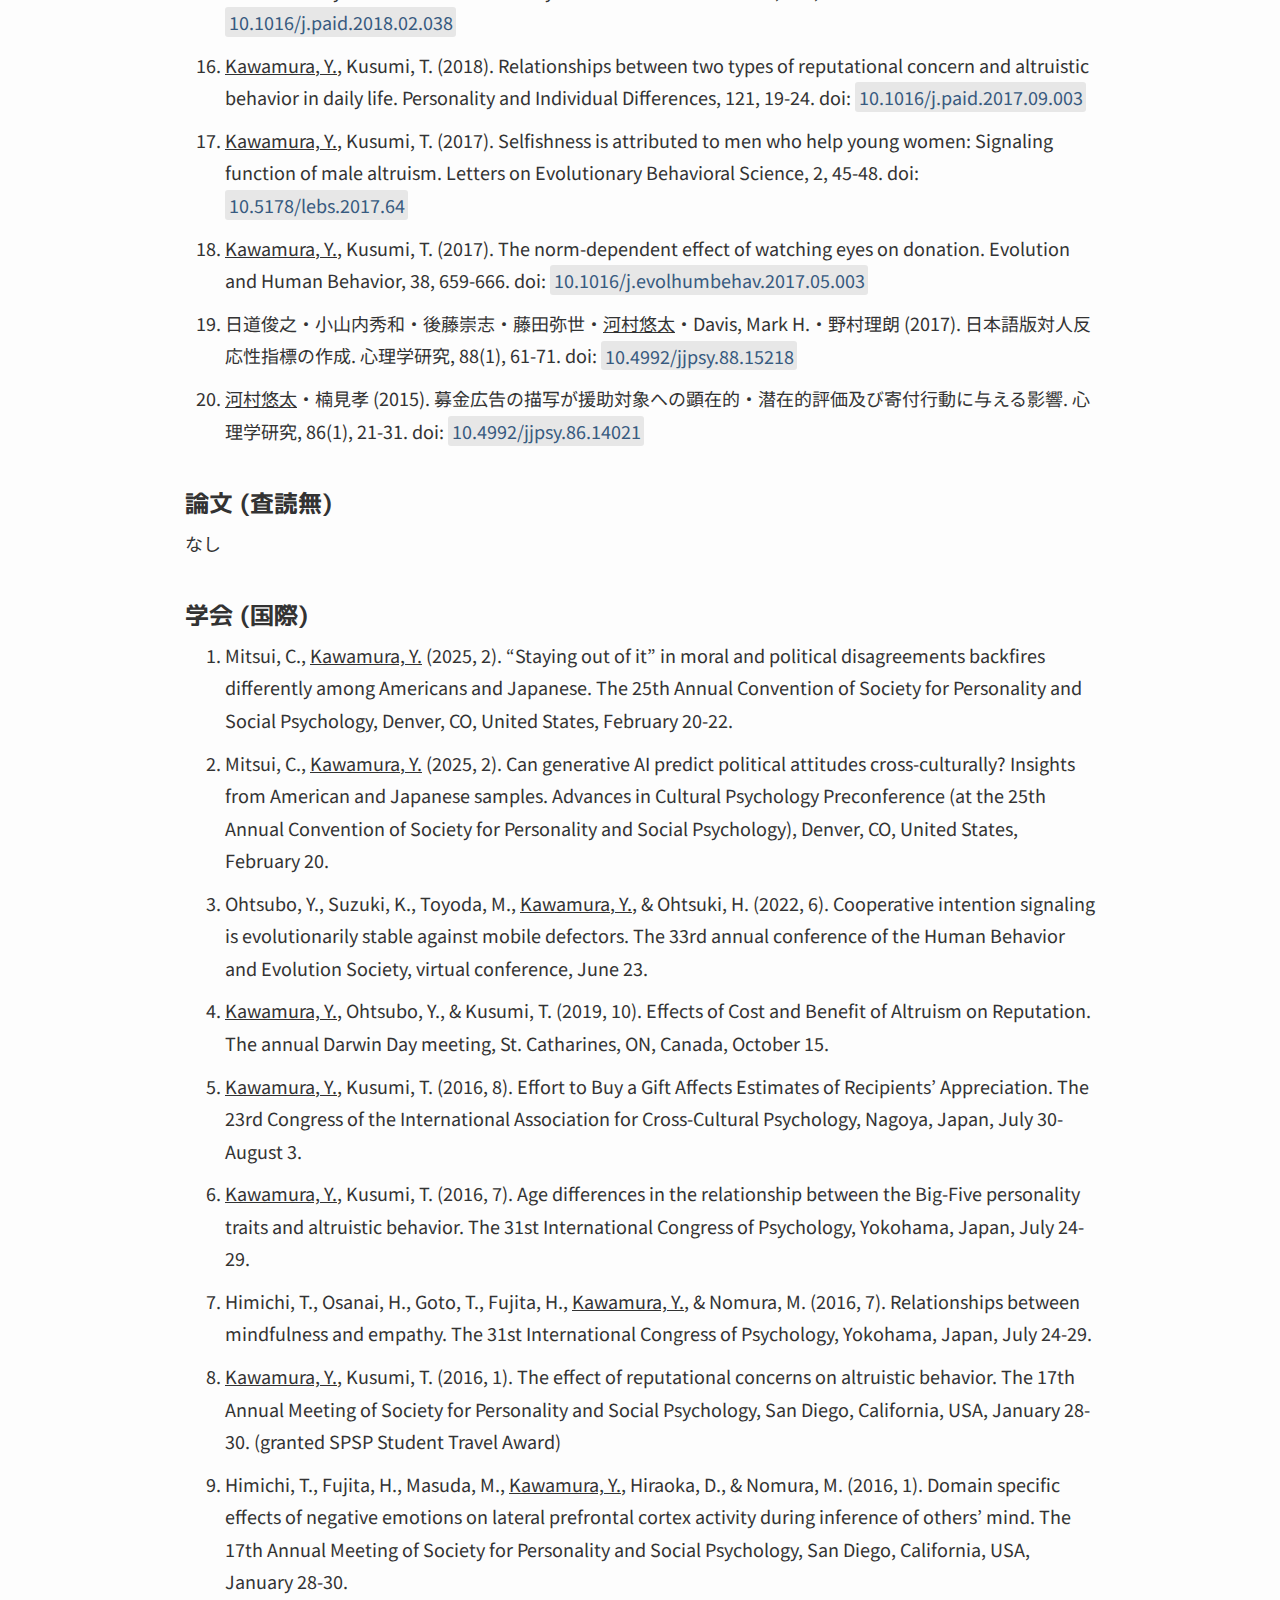
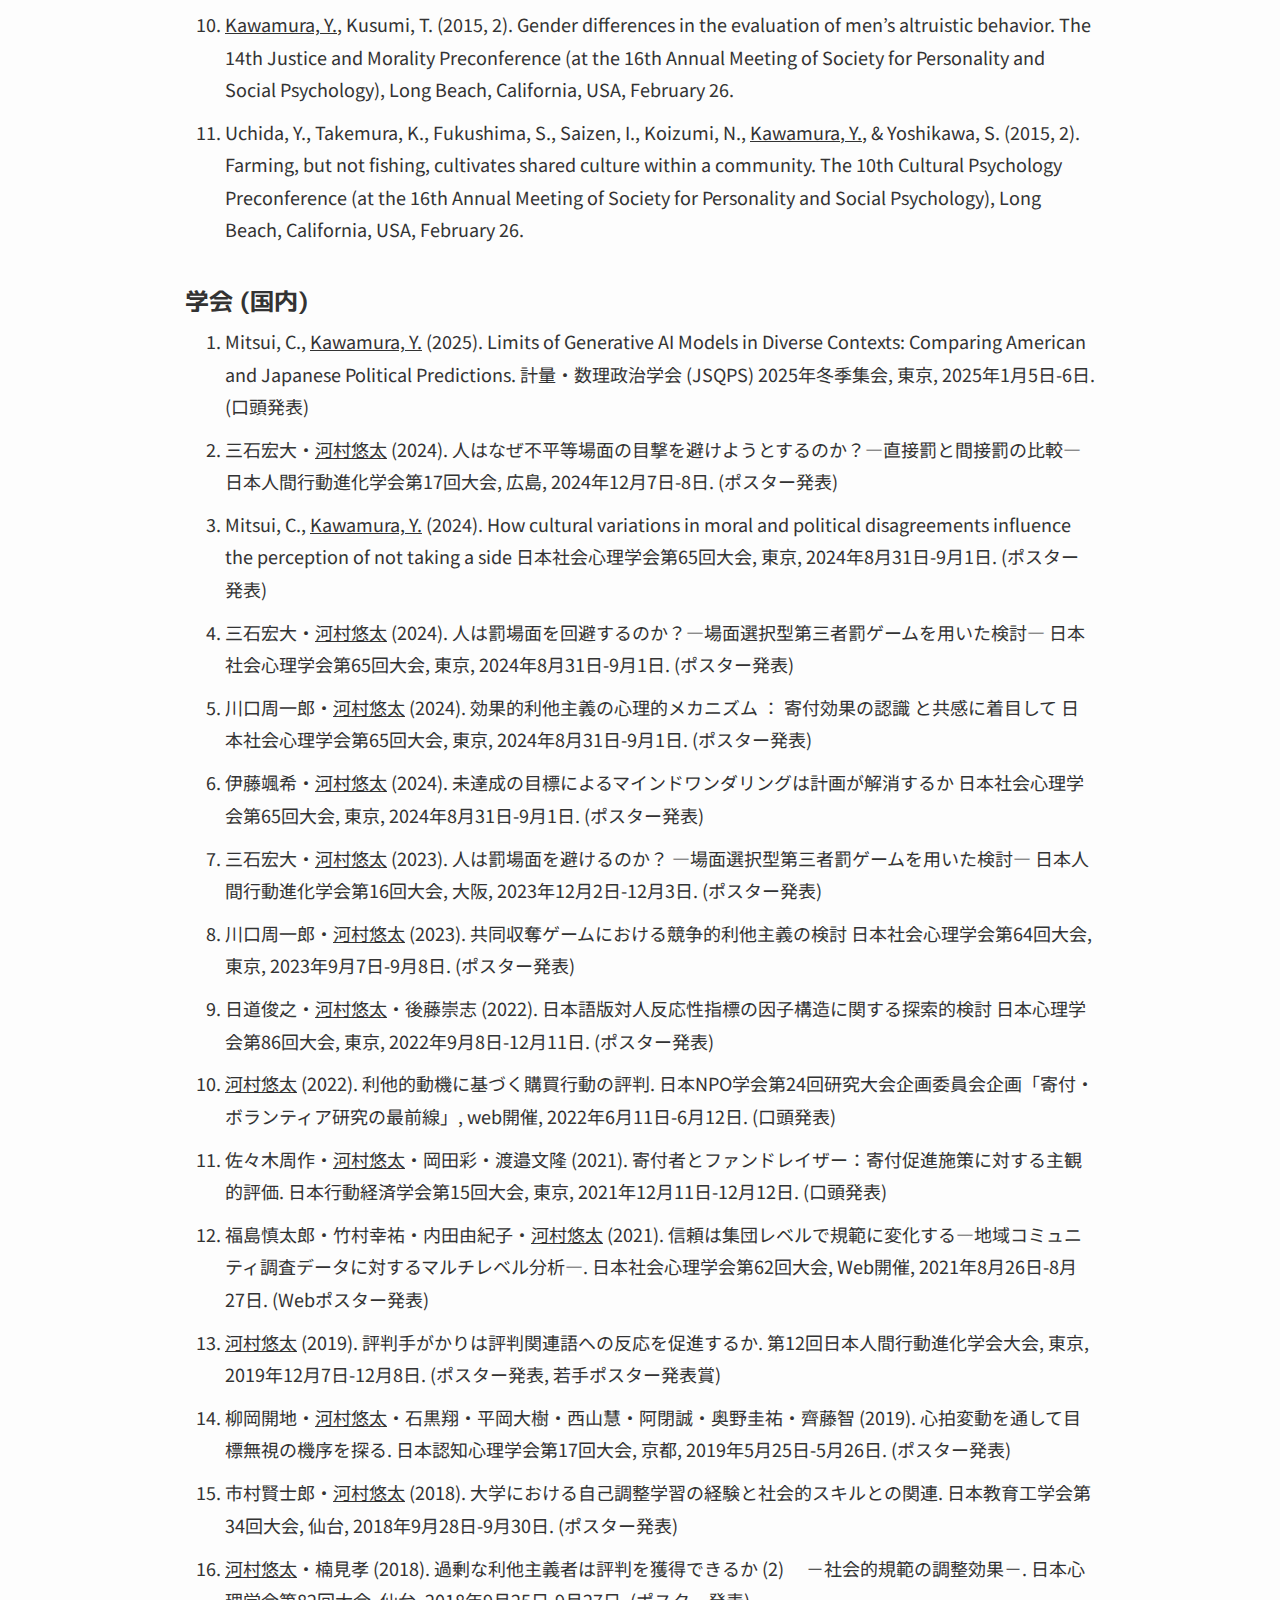
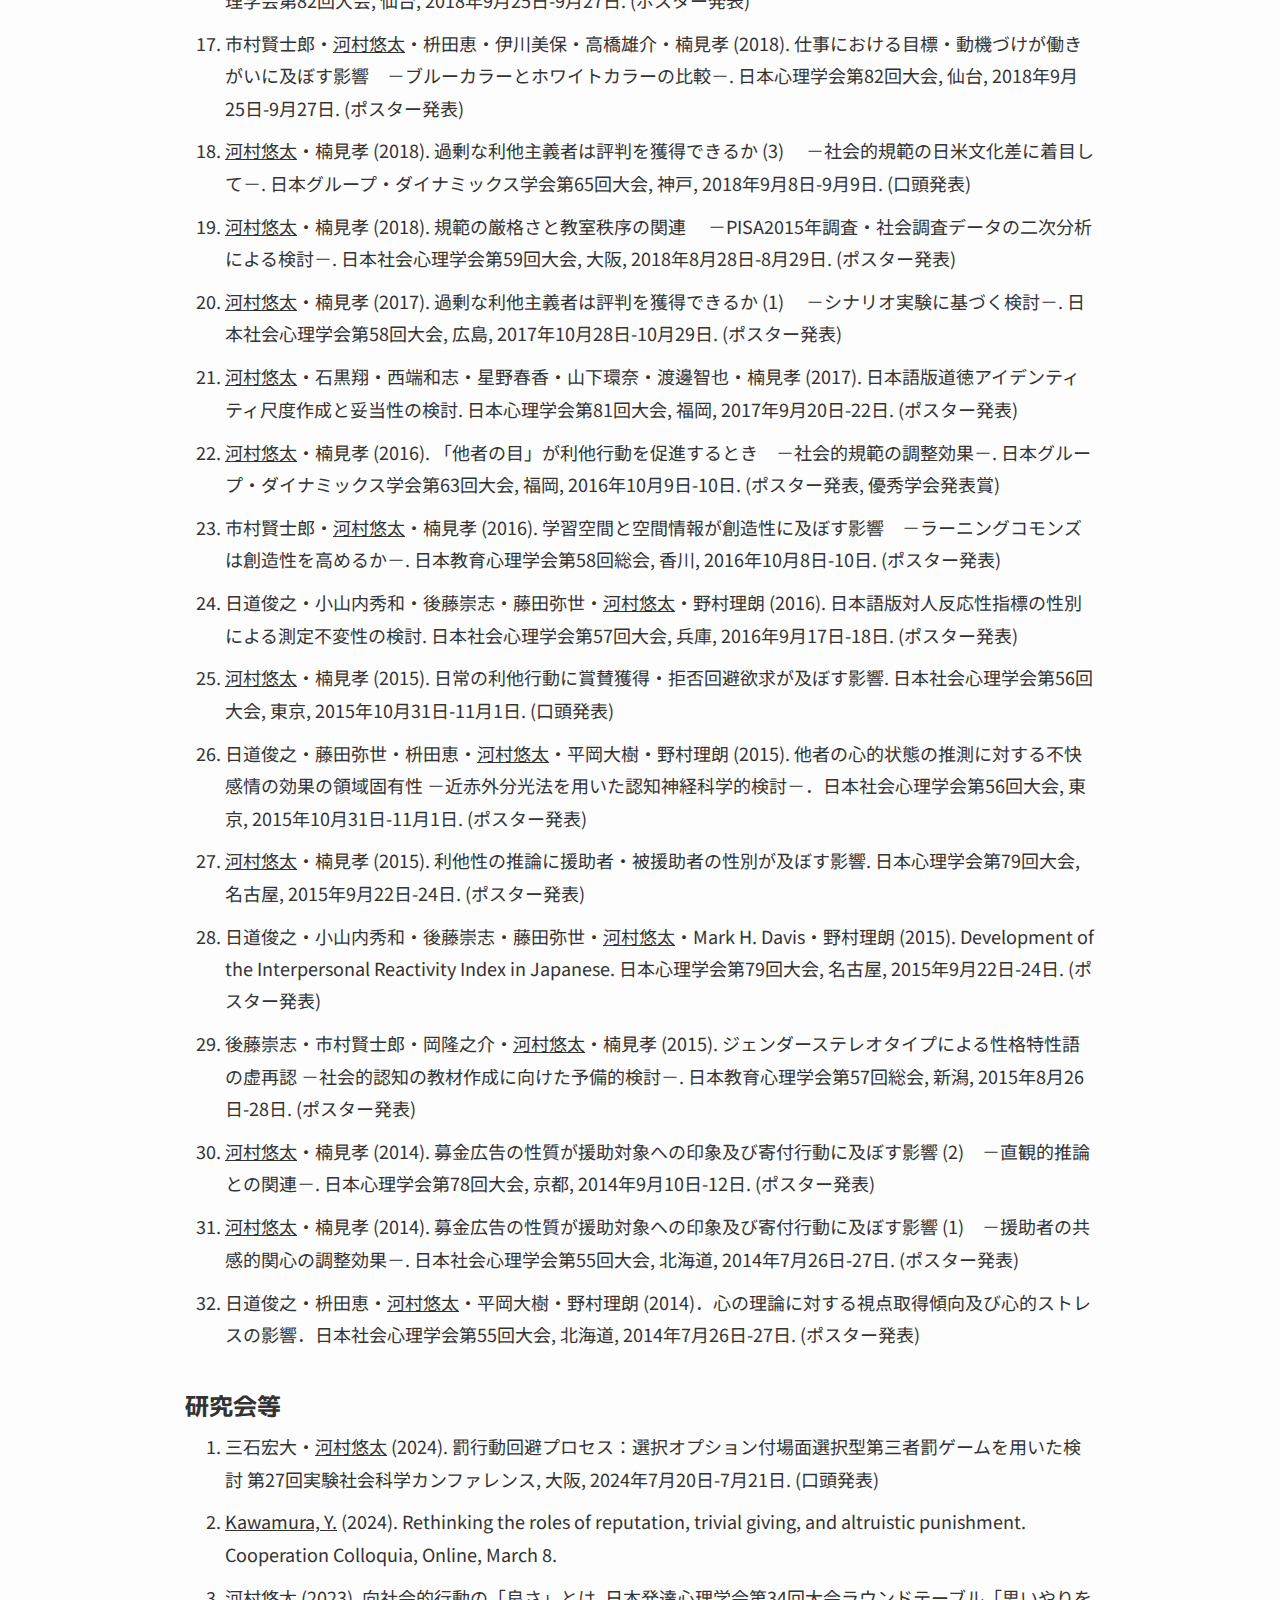
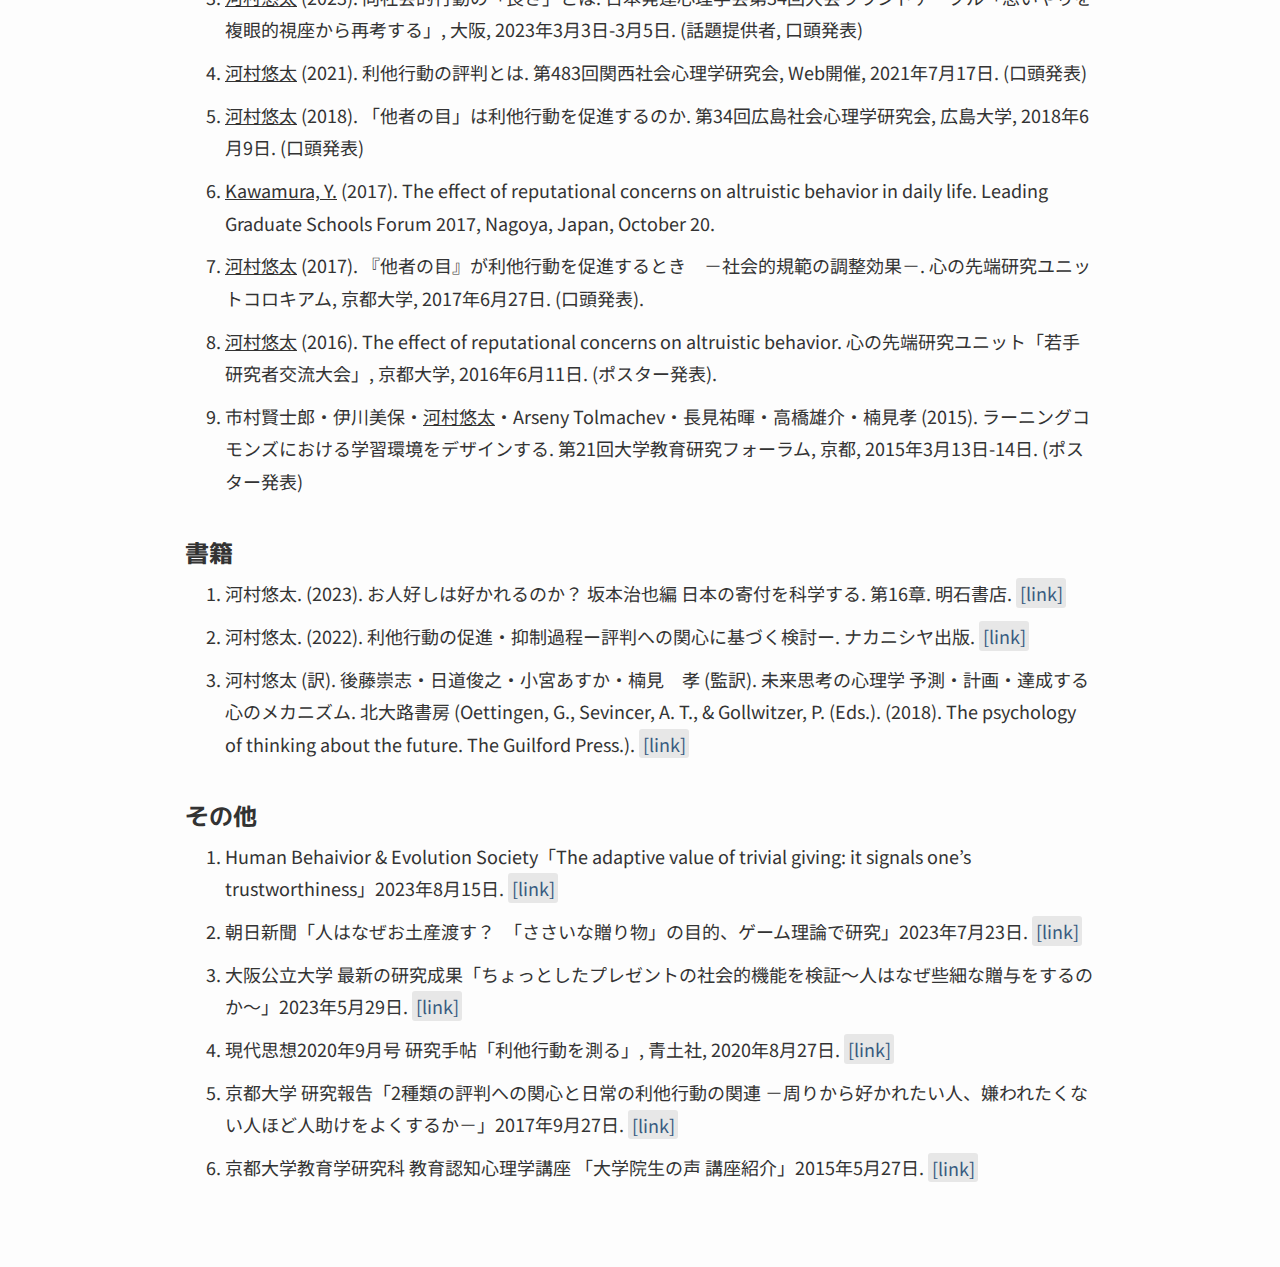
<file: docs/works.html>
<!DOCTYPE html>

<html>

<head>

<meta charset="utf-8" />
<meta name="generator" content="pandoc" />
<meta http-equiv="X-UA-Compatible" content="IE=EDGE" />




<title>Publication</title>

<script src="site_libs/header-attrs-2.27/header-attrs.js"></script>
<script src="site_libs/jquery-3.6.0/jquery-3.6.0.min.js"></script>
<meta name="viewport" content="width=device-width, initial-scale=1" />
<link href="site_libs/bootstrap-3.3.5/css/flatly.min.css" rel="stylesheet" />
<script src="site_libs/bootstrap-3.3.5/js/bootstrap.min.js"></script>
<script src="site_libs/bootstrap-3.3.5/shim/html5shiv.min.js"></script>
<script src="site_libs/bootstrap-3.3.5/shim/respond.min.js"></script>
<style>h1 {font-size: 34px;}
       h1.title {font-size: 38px;}
       h2 {font-size: 30px;}
       h3 {font-size: 24px;}
       h4 {font-size: 18px;}
       h5 {font-size: 16px;}
       h6 {font-size: 12px;}
       code {color: inherit; background-color: rgba(0, 0, 0, 0.04);}
       pre:not([class]) { background-color: white }</style>
<script src="site_libs/navigation-1.1/tabsets.js"></script>
<link href="site_libs/highlightjs-9.12.0/default.css" rel="stylesheet" />
<script src="site_libs/highlightjs-9.12.0/highlight.js"></script>
<link href="site_libs/font-awesome-6.4.2/css/all.min.css" rel="stylesheet" />
<link href="site_libs/font-awesome-6.4.2/css/v4-shims.min.css" rel="stylesheet" />
<!--html_preserve-->
<!-- Global site tag (gtag.js) - Google Analytics -->
<script async src="https://www.googletagmanager.com/gtag/js?id=UA-127557744-1"></script>
<script>
  window.dataLayer = window.dataLayer || [];
  function gtag(){dataLayer.push(arguments);}
  gtag('js', new Date());

  gtag('config', 'UA-127557744-1');
</script>

<!--/html_preserve-->

<style type="text/css">
  code{white-space: pre-wrap;}
  span.smallcaps{font-variant: small-caps;}
  span.underline{text-decoration: underline;}
  div.column{display: inline-block; vertical-align: top; width: 50%;}
  div.hanging-indent{margin-left: 1.5em; text-indent: -1.5em;}
  ul.task-list{list-style: none;}
    </style>

<style type="text/css">code{white-space: pre;}</style>
<script type="text/javascript">
if (window.hljs) {
  hljs.configure({languages: []});
  hljs.initHighlightingOnLoad();
  if (document.readyState && document.readyState === "complete") {
    window.setTimeout(function() { hljs.initHighlighting(); }, 0);
  }
}
</script>






<link rel="stylesheet" href="style.css" type="text/css" />



<style type = "text/css">
.main-container {
  max-width: 940px;
  margin-left: auto;
  margin-right: auto;
}
img {
  max-width:100%;
}
.tabbed-pane {
  padding-top: 12px;
}
.html-widget {
  margin-bottom: 20px;
}
button.code-folding-btn:focus {
  outline: none;
}
summary {
  display: list-item;
}
details > summary > p:only-child {
  display: inline;
}
pre code {
  padding: 0;
}
</style>


<style type="text/css">
.dropdown-submenu {
  position: relative;
}
.dropdown-submenu>.dropdown-menu {
  top: 0;
  left: 100%;
  margin-top: -6px;
  margin-left: -1px;
  border-radius: 0 6px 6px 6px;
}
.dropdown-submenu:hover>.dropdown-menu {
  display: block;
}
.dropdown-submenu>a:after {
  display: block;
  content: " ";
  float: right;
  width: 0;
  height: 0;
  border-color: transparent;
  border-style: solid;
  border-width: 5px 0 5px 5px;
  border-left-color: #cccccc;
  margin-top: 5px;
  margin-right: -10px;
}
.dropdown-submenu:hover>a:after {
  border-left-color: #adb5bd;
}
.dropdown-submenu.pull-left {
  float: none;
}
.dropdown-submenu.pull-left>.dropdown-menu {
  left: -100%;
  margin-left: 10px;
  border-radius: 6px 0 6px 6px;
}
</style>

<script type="text/javascript">
// manage active state of menu based on current page
$(document).ready(function () {
  // active menu anchor
  href = window.location.pathname
  href = href.substr(href.lastIndexOf('/') + 1)
  if (href === "")
    href = "index.html";
  var menuAnchor = $('a[href="' + href + '"]');

  // mark the anchor link active (and if it's in a dropdown, also mark that active)
  var dropdown = menuAnchor.closest('li.dropdown');
  if (window.bootstrap) { // Bootstrap 4+
    menuAnchor.addClass('active');
    dropdown.find('> .dropdown-toggle').addClass('active');
  } else { // Bootstrap 3
    menuAnchor.parent().addClass('active');
    dropdown.addClass('active');
  }

  // Navbar adjustments
  var navHeight = $(".navbar").first().height() + 15;
  var style = document.createElement('style');
  var pt = "padding-top: " + navHeight + "px; ";
  var mt = "margin-top: -" + navHeight + "px; ";
  var css = "";
  // offset scroll position for anchor links (for fixed navbar)
  for (var i = 1; i <= 6; i++) {
    css += ".section h" + i + "{ " + pt + mt + "}\n";
  }
  style.innerHTML = "body {" + pt + "padding-bottom: 40px; }\n" + css;
  document.head.appendChild(style);
});
</script>

<!-- tabsets -->

<style type="text/css">
.tabset-dropdown > .nav-tabs {
  display: inline-table;
  max-height: 500px;
  min-height: 44px;
  overflow-y: auto;
  border: 1px solid #ddd;
  border-radius: 4px;
}

.tabset-dropdown > .nav-tabs > li.active:before, .tabset-dropdown > .nav-tabs.nav-tabs-open:before {
  content: "\e259";
  font-family: 'Glyphicons Halflings';
  display: inline-block;
  padding: 10px;
  border-right: 1px solid #ddd;
}

.tabset-dropdown > .nav-tabs.nav-tabs-open > li.active:before {
  content: "\e258";
  font-family: 'Glyphicons Halflings';
  border: none;
}

.tabset-dropdown > .nav-tabs > li.active {
  display: block;
}

.tabset-dropdown > .nav-tabs > li > a,
.tabset-dropdown > .nav-tabs > li > a:focus,
.tabset-dropdown > .nav-tabs > li > a:hover {
  border: none;
  display: inline-block;
  border-radius: 4px;
  background-color: transparent;
}

.tabset-dropdown > .nav-tabs.nav-tabs-open > li {
  display: block;
  float: none;
}

.tabset-dropdown > .nav-tabs > li {
  display: none;
}
</style>

<!-- code folding -->




</head>

<body>


<div class="container-fluid main-container">




<div class="navbar navbar-default  navbar-fixed-top" role="navigation">
  <div class="container">
    <div class="navbar-header">
      <button type="button" class="navbar-toggle collapsed" data-toggle="collapse" data-bs-toggle="collapse" data-target="#navbar" data-bs-target="#navbar">
        <span class="icon-bar"></span>
        <span class="icon-bar"></span>
        <span class="icon-bar"></span>
      </button>
      <a class="navbar-brand" href="index.html"></a>
    </div>
    <div id="navbar" class="navbar-collapse collapse">
      <ul class="nav navbar-nav">
        <li>
  <a href="index.html">
    <span class="fa fa-home"></span>
     
    Home
  </a>
</li>
<li>
  <a href="about.html">About Me</a>
</li>
<li>
  <a href="works.html">Works</a>
</li>
<li>
  <a href="materials.html">Materials</a>
</li>
<li>
  <a href="lab.html">Lab</a>
</li>
<li>
  <a href="links.html">Links</a>
</li>
      </ul>
      <ul class="nav navbar-nav navbar-right">
        <li>
  <a href="english.html">English</a>
</li>
      </ul>
    </div><!--/.nav-collapse -->
  </div><!--/.container -->
</div><!--/.navbar -->

<div id="header">



<h1 class="title toc-ignore">Publication</h1>

</div>


<p>論文にアクセスできない方はykawamura[at]omu.ac.jpまでご連絡ください。
<br/><br/></p>
<div id="論文-査読有" class="section level3">
<h3>論文 (査読有)</h3>
<ol style="list-style-type: decimal">
<li><p>Himichi, T., <u>Kawamura, Y.</u>, &amp; Goto, T. (in press).
Investigating the factor structure of the Japanese version of the
Interpersonal Reactivity Index. Japanese Psychological Research. doi:
<a href="https://doi.org/10.1111/jpr.12567" target="_blank">10.1111/jpr.12567</a></p></li>
<li><p>Mitsuishi, K., &amp; <u>Kawamura, Y.</u> (2025). Avoidance of
altruistic punishment: Testing with a situation-selective third-party
punishment game. Journal of Experimental Social Psychology, 116, 104695.
doi:
<a href="https://www.sciencedirect.com/science/article/pii/S0022103124001082" target="_blank">10.1016/j.jesp.2024.104695</a>
<a href="https://www.omu.ac.jp/info/research_news/entry-14750.html" target="_blank">日本語での紹介記事</a></p></li>
<li><p>Kawaguchi, S., &amp; <u>Kawamura, Y.</u> (2024). Partner Choice
does not Promote Altruism in a Joint Taking Game. Evolutionary
Psychological Science, 1-7. doi:
<a href="https://rdcu.be/dXE7B" target="_blank">10.1007/s40806-024-00414-2</a></p></li>
<li><p><u>Kawamura, Y.</u>, &amp; Totake, K. (in press). Pluralistic
Ignorance did not Prevent Paternity Leave in Japan in December 2021: A
Replication Study. Japanese Psychological Research. doi:
<a href="https://doi.org/10.1111/jpr.12507" target="_blank">10.1111/jpr.12507</a></p></li>
<li><p><u>Kawamura, Y.</u>, &amp; Inaba, M. (2023). Trivial giving as a
signal of trustworthiness. Evolution and Human Behavior, 44(4), 332-338.
doi:
<a href="https://doi.org/10.1016/j.evolhumbehav.2023.04.001" target="_blank">10.1016/j.evolhumbehav.2023.04.001</a>
<a href="https://www.omu.ac.jp/info/research_news/entry-06102.html" target="_blank">日本語での紹介記事</a></p></li>
<li><p>Kawai, R., &amp; <u>Kawamura, Y.</u> (2023). Parochial Empathy
Occurs Regardless of Causal Attribution. Letters on Evolutionary
Behavioral Science, 14(1), 13-17. doi:
<a href="https://doi.org/10.5178/lebs.2023.102" target="_blank">10.5178/lebs.2023.102</a></p></li>
<li><p><u>Kawamura, Y.</u>, Sasaki, S., &amp; Kusumi, T. (2022).
Cultural similarities and differences in lay theories of altruism:
Replication of Carlson and Zaki (2018) in a Japanese sample. Asian
Journal of Social Psychology, 25, 571-576. doi:
<a href="https://doi.org/10.1111/ajsp.12502" target="_blank">10.1111/ajsp.12502</a></p></li>
<li><p>市村賢士郎・<u>河村悠太</u>・枡田恵・伊川美保・高橋雄介・楠見孝
(2022). 仕事に対する達成目標と仕事の意味づけとの関連. 心理学研究, 93(1),
51-57. doi:
<a href="https://doi.org/10.4992/jjpsy.93.20333" target="_blank">10.4992/jjpsy.93.20333</a></p></li>
<li><p>Himichi, T., Osanai, H., Goto, T., Fujita, H., <u>Kawamura,
Y.</u>, Smith, A. R., &amp; Nomura, M. (2021). Exploring the
Multidimensional Links between Trait Mindfulness and Trait Empathy.
Frontiers in Psychiatry, 12, 498614. doi:
<a href="https://doi.org/10.3389/fpsyt.2021.498614" target="_blank">10.3389/fpsyt.2021.498614</a></p></li>
<li><p><u>Kawamura, Y.</u>, Ohtsubo, Y., &amp; Kusumi, T. (2021).
Effects of Cost and Benefit of Prosocial Behavior on Reputation. Social
Psychological and Personality Science, 12(4), 452-460. doi:
<a href="https://doi.org/10.1177/1948550620929163" target="_blank">10.1177/1948550620929163</a></p></li>
<li><p><u>Kawamura, Y.</u>, Kusumi, T. (2020). Altruism does not always
lead to a good reputation: A normative explanation. Journal of
Experimental Social Psychology, 90, 104021. doi:
<a href="https://www.sciencedirect.com/science/article/pii/S0022103120303619" target="_blank">10.1016/j.jesp.2020.104021</a></p></li>
<li><p>Goto, T., Ichimura, K., Oka, R., <u>Kawamura, Y.</u>, &amp;
Kusumi, T. (2019). Trait-related Concepts Activate Stereotypically
Consistent Concepts on the Same Stereotype Dimension, but may not Spread
to the Other Stereotype Dimension. Japanese Psychological Research,
61(2), 83-93. doi:
<a href="https://doi.org/10.1111/jpr.12247" target="_blank">10.1111/jpr.12247</a></p></li>
<li><p>Uchida, Y., Takemura, K., Fukushima, S., Saizen, I., <u>Kawamura,
Y.</u>, Hitokoto, H., Koizumi, N., &amp; Yoshikawa, S. (2019). Farming
cultivates a community-level shared culture through collective
activities: Examining contextual effects with multilevel analyses.
Journal of Personality and Social Psychology, 116(1), 1-14. doi:
<a href="https://dx.doi.org/10.1037/pspa0000138" target="_blank">10.1037/pspa0000138</a></p></li>
<li><p>市村賢士郎・<u>河村悠太</u>・高橋雄介・楠見孝 (2018).
ラーニングコモンズの環境要因と創造性課題の成績との関連.
日本教育工学会論文誌, 42(1), 55-64. doi:
<a href="https://doi.org/10.15077/jjet.42015" target="_blank">10.15077/jjet.42015</a></p></li>
<li><p><u>Kawamura, Y.</u>, Kusumi, T. (2018). The relationship between
rejection avoidance and altruism is moderated by social norms.
Personality and Individual Differences, 129, 24-27. doi:
<a href="https://doi.org/10.1016/j.paid.2018.02.038" target="_blank">10.1016/j.paid.2018.02.038</a></p></li>
<li><p><u>Kawamura, Y.</u>, Kusumi, T. (2018). Relationships between two
types of reputational concern and altruistic behavior in daily life.
Personality and Individual Differences, 121, 19-24. doi:
<a href="https://doi.org/10.1016/j.paid.2017.09.003" target="_blank">10.1016/j.paid.2017.09.003</a></p></li>
<li><p><u>Kawamura, Y.</u>, Kusumi, T. (2017). Selfishness is attributed
to men who help young women: Signaling function of male altruism.
Letters on Evolutionary Behavioral Science, 2, 45-48. doi:
<a href="https://doi.org/10.5178/lebs.2017.64" target="_blank">10.5178/lebs.2017.64</a></p></li>
<li><p><u>Kawamura, Y.</u>, Kusumi, T. (2017). The norm-dependent effect
of watching eyes on donation. Evolution and Human Behavior, 38, 659-666.
doi:
<a href="https://doi.org/10.1016/j.evolhumbehav.2017.05.003" target="_blank">10.1016/j.evolhumbehav.2017.05.003</a></p></li>
<li><p>日道俊之・小山内秀和・後藤崇志・藤田弥世・<u>河村悠太</u>・Davis,
Mark H.・野村理朗 (2017). 日本語版対人反応性指標の作成. 心理学研究,
88(1), 61-71. doi:
<a href="https://doi.org/10.4992/jjpsy.88.15218" target="_blank">10.4992/jjpsy.88.15218</a></p></li>
<li><p><u>河村悠太</u>・楠見孝 (2015).
募金広告の描写が援助対象への顕在的・潜在的評価及び寄付行動に与える影響.
心理学研究, 86(1), 21-31. doi:
<a href="https://doi.org/10.4992/jjpsy.86.14021" target="_blank">10.4992/jjpsy.86.14021</a>
<br/><br/></p></li>
</ol>
</div>
<div id="論文-査読無" class="section level3">
<h3>論文 (査読無)</h3>
<p>なし <br/><br/></p>
</div>
<div id="学会-国際" class="section level3">
<h3>学会 (国際)</h3>
<ol style="list-style-type: decimal">
<li><p>Mitsui, C., <u>Kawamura, Y.</u> (2025, 2). “Staying out of it” in
moral and political disagreements backfires differently among Americans
and Japanese. The 25th Annual Convention of Society for Personality and
Social Psychology, Denver, CO, United States, February 20-22.</p></li>
<li><p>Mitsui, C., <u>Kawamura, Y.</u> (2025, 2). Can generative AI
predict political attitudes cross-culturally? Insights from American and
Japanese samples. Advances in Cultural Psychology Preconference (at the
25th Annual Convention of Society for Personality and Social
Psychology), Denver, CO, United States, February 20.</p></li>
<li><p>Ohtsubo, Y., Suzuki, K., Toyoda, M., <u>Kawamura, Y.</u>, &amp;
Ohtsuki, H. (2022, 6). Cooperative intention signaling is evolutionarily
stable against mobile defectors. The 33rd annual conference of the Human
Behavior and Evolution Society, virtual conference, June 23.</p></li>
<li><p><u>Kawamura, Y.</u>, Ohtsubo, Y., &amp; Kusumi, T. (2019, 10).
Effects of Cost and Benefit of Altruism on Reputation. The annual Darwin
Day meeting, St. Catharines, ON, Canada, October 15.</p></li>
<li><p><u>Kawamura, Y.</u>, Kusumi, T. (2016, 8). Effort to Buy a Gift
Affects Estimates of Recipients’ Appreciation. The 23rd Congress of the
International Association for Cross-Cultural Psychology, Nagoya, Japan,
July 30- August 3.</p></li>
<li><p><u>Kawamura, Y.</u>, Kusumi, T. (2016, 7). Age differences in the
relationship between the Big-Five personality traits and altruistic
behavior. The 31st International Congress of Psychology, Yokohama,
Japan, July 24-29.</p></li>
<li><p>Himichi, T., Osanai, H., Goto, T., Fujita, H., <u>Kawamura,
Y.</u>, &amp; Nomura, M. (2016, 7). Relationships between mindfulness
and empathy. The 31st International Congress of Psychology, Yokohama,
Japan, July 24-29.</p></li>
<li><p><u>Kawamura, Y.</u>, Kusumi, T. (2016, 1). The effect of
reputational concerns on altruistic behavior. The 17th Annual Meeting of
Society for Personality and Social Psychology, San Diego, California,
USA, January 28-30. (granted SPSP Student Travel Award)</p></li>
<li><p>Himichi, T., Fujita, H., Masuda, M., <u>Kawamura, Y.</u>,
Hiraoka, D., &amp; Nomura, M. (2016, 1). Domain specific effects of
negative emotions on lateral prefrontal cortex activity during inference
of others’ mind. The 17th Annual Meeting of Society for Personality and
Social Psychology, San Diego, California, USA, January 28-30.</p></li>
<li><p><u>Kawamura, Y.</u>, Kusumi, T. (2015, 2). Gender differences in
the evaluation of men’s altruistic behavior. The 14th Justice and
Morality Preconference (at the 16th Annual Meeting of Society for
Personality and Social Psychology), Long Beach, California, USA,
February 26.</p></li>
<li><p>Uchida, Y., Takemura, K., Fukushima, S., Saizen, I., Koizumi, N.,
<u>Kawamura, Y.</u>, &amp; Yoshikawa, S. (2015, 2). Farming, but not
fishing, cultivates shared culture within a community. The 10th Cultural
Psychology Preconference (at the 16th Annual Meeting of Society for
Personality and Social Psychology), Long Beach, California, USA,
February 26. <br/><br/></p></li>
</ol>
</div>
<div id="学会-国内" class="section level3">
<h3>学会 (国内)</h3>
<ol style="list-style-type: decimal">
<li><p>Mitsui, C., <u>Kawamura, Y.</u> (2025). Limits of Generative AI
Models in Diverse Contexts: Comparing American and Japanese Political
Predictions. 計量・数理政治学会 (JSQPS) 2025年冬季集会, 東京,
2025年1月5日-6日. (口頭発表)</p></li>
<li><p>三石宏大・<u>河村悠太</u> (2024).
人はなぜ不平等場面の目撃を避けようとするのか？―直接罰と間接罰の比較―
日本人間行動進化学会第17回大会, 広島, 2024年12月7日-8日.
(ポスター発表)</p></li>
<li><p>Mitsui, C., <u>Kawamura, Y.</u> (2024). How cultural variations
in moral and political disagreements influence the perception of not
taking a side 日本社会心理学会第65回大会, 東京, 2024年8月31日-9月1日.
(ポスター発表)</p></li>
<li><p>三石宏大・<u>河村悠太</u> (2024).
人は罰場面を回避するのか？―場面選択型第三者罰ゲームを用いた検討―
日本社会心理学会第65回大会, 東京, 2024年8月31日-9月1日.
(ポスター発表)</p></li>
<li><p>川口周一郎・<u>河村悠太</u> (2024).
効果的利他主義の心理的メカニズム ： 寄付効果の認識 と共感に着目して
日本社会心理学会第65回大会, 東京, 2024年8月31日-9月1日.
(ポスター発表)</p></li>
<li><p>伊藤颯希・<u>河村悠太</u> (2024).
未達成の目標によるマインドワンダリングは計画が解消するか
日本社会心理学会第65回大会, 東京, 2024年8月31日-9月1日.
(ポスター発表)</p></li>
<li><p>三石宏大・<u>河村悠太</u> (2023). ⼈は罰場⾯を避けるのか？
―場⾯選択型第三者罰ゲームを⽤いた検討― 日本人間行動進化学会第16回大会,
大阪, 2023年12月2日-12月3日. (ポスター発表)</p></li>
<li><p>川口周一郎・<u>河村悠太</u> (2023).
共同収奪ゲームにおける競争的利他主義の検討 日本社会心理学会第64回大会,
東京, 2023年9月7日-9月8日. (ポスター発表)</p></li>
<li><p>日道俊之・<u>河村悠太</u>・後藤崇志 (2022).
日本語版対人反応性指標の因子構造に関する探索的検討
日本心理学会第86回大会, 東京, 2022年9月8日-12月11日.
(ポスター発表)</p></li>
<li><p><u>河村悠太</u> (2022). 利他的動機に基づく購買行動の評判.
日本NPO学会第24回研究大会企画委員会企画「寄付・ボランティア研究の最前線」,
web開催, 2022年6月11日-6月12日. (口頭発表)</p></li>
<li><p>佐々木周作・<u>河村悠太</u>・岡田彩・渡邉文隆 (2021).
寄付者とファンドレイザー：寄付促進施策に対する主観的評価.
日本行動経済学会第15回大会, 東京, 2021年12月11日-12月12日.
(口頭発表)</p></li>
<li><p>福島慎太郎・竹村幸祐・内田由紀子・<u>河村悠太</u> (2021).
信頼は集団レベルで規範に変化する―地域コミュニティ調査データに対するマルチレベル分析―.
日本社会心理学会第62回大会, Web開催, 2021年8月26日-8月27日.
(Webポスター発表)</p></li>
<li><p><u>河村悠太</u> (2019).
評判手がかりは評判関連語への反応を促進するか.
第12回日本人間行動進化学会大会, 東京, 2019年12月7日-12月8日.
(ポスター発表, 若手ポスター発表賞)</p></li>
<li><p>柳岡開地・<u>河村悠太</u>・石黒翔・平岡大樹・西山慧・阿閉誠・奥野圭祐・齊藤智
(2019). 心拍変動を通して目標無視の機序を探る.
日本認知心理学会第17回大会, 京都, 2019年5月25日-5月26日.
(ポスター発表)</p></li>
<li><p>市村賢士郎・<u>河村悠太</u> (2018).
大学における自己調整学習の経験と社会的スキルとの関連.
日本教育工学会第34回大会, 仙台, 2018年9月28日-9月30日.
(ポスター発表)</p></li>
<li><p><u>河村悠太</u>・楠見孝 (2018).
過剰な利他主義者は評判を獲得できるか (2)　 －社会的規範の調整効果－.
日本心理学会第82回大会, 仙台, 2018年9月25日-9月27日.
(ポスター発表)</p></li>
<li><p>市村賢士郎・<u>河村悠太</u>・枡田恵・伊川美保・高橋雄介・楠見孝
(2018).
仕事における目標・動機づけが働きがいに及ぼす影響　－ブルーカラーとホワイトカラーの比較－.
日本心理学会第82回大会, 仙台, 2018年9月25日-9月27日.
(ポスター発表)</p></li>
<li><p><u>河村悠太</u>・楠見孝 (2018).
過剰な利他主義者は評判を獲得できるか (3)　
－社会的規範の日米文化差に着目して－.
日本グループ・ダイナミックス学会第65回大会, 神戸, 2018年9月8日-9月9日.
(口頭発表)</p></li>
<li><p><u>河村悠太</u>・楠見孝 (2018). 規範の厳格さと教室秩序の関連　
－PISA2015年調査・社会調査データの二次分析による検討－.
日本社会心理学会第59回大会, 大阪, 2018年8月28日-8月29日.
(ポスター発表)</p></li>
<li><p><u>河村悠太</u>・楠見孝 (2017).
過剰な利他主義者は評判を獲得できるか (1)　 －シナリオ実験に基づく検討－.
日本社会心理学会第58回大会, 広島, 2017年10月28日-10月29日.
(ポスター発表)</p></li>
<li><p><u>河村悠太</u>・石黒翔・西端和志・星野春香・山下環奈・渡邊智也・楠見孝
(2017). 日本語版道徳アイデンティティ尺度作成と妥当性の検討.
日本心理学会第81回大会, 福岡, 2017年9月20日-22日.
(ポスター発表)</p></li>
<li><p><u>河村悠太</u>・楠見孝 (2016).
「他者の目」が利他行動を促進するとき　－社会的規範の調整効果－.
日本グループ・ダイナミックス学会第63回大会, 福岡, 2016年10月9日-10日.
(ポスター発表, 優秀学会発表賞)</p></li>
<li><p>市村賢士郎・<u>河村悠太</u>・楠見孝 (2016).
学習空間と空間情報が創造性に及ぼす影響　－ラーニングコモンズは創造性を高めるか－.
日本教育心理学会第58回総会, 香川, 2016年10月8日-10日.
(ポスター発表)</p></li>
<li><p>日道俊之・小山内秀和・後藤崇志・藤田弥世・<u>河村悠太</u>・野村理朗
(2016). 日本語版対人反応性指標の性別による測定不変性の検討.
日本社会心理学会第57回大会, 兵庫, 2016年9月17日-18日.
(ポスター発表)</p></li>
<li><p><u>河村悠太</u>・楠見孝 (2015).
日常の利他行動に賞賛獲得・拒否回避欲求が及ぼす影響.
日本社会心理学会第56回大会, 東京, 2015年10月31日-11月1日.
(口頭発表)</p></li>
<li><p>日道俊之・藤田弥世・枡田恵・<u>河村悠太</u>・平岡大樹・野村理朗
(2015). 他者の心的状態の推測に対する不快感情の効果の領域固有性
－近赤外分光法を用いた認知神経科学的検討－．日本社会心理学会第56回大会,
東京, 2015年10月31日-11月1日. (ポスター発表)</p></li>
<li><p><u>河村悠太</u>・楠見孝 (2015).
利他性の推論に援助者・被援助者の性別が及ぼす影響.
日本心理学会第79回大会, 名古屋, 2015年9月22日-24日.
(ポスター発表)</p></li>
<li><p>日道俊之・小山内秀和・後藤崇志・藤田弥世・<u>河村悠太</u>・Mark
H. Davis・野村理朗 (2015). Development of the Interpersonal Reactivity
Index in Japanese. 日本心理学会第79回大会, 名古屋, 2015年9月22日-24日.
(ポスター発表)</p></li>
<li><p>後藤崇志・市村賢士郎・岡隆之介・<u>河村悠太</u>・楠見孝 (2015).
ジェンダーステレオタイプによる性格特性語の虚再認
－社会的認知の教材作成に向けた予備的検討－. 日本教育心理学会第57回総会,
新潟, 2015年8月26日-28日. (ポスター発表)</p></li>
<li><p><u>河村悠太</u>・楠見孝 (2014).
募金広告の性質が援助対象への印象及び寄付行動に及ぼす影響
(2)　－直観的推論との関連－. 日本心理学会第78回大会, 京都,
2014年9月10日-12日. (ポスター発表)</p></li>
<li><p><u>河村悠太</u>・楠見孝 (2014).
募金広告の性質が援助対象への印象及び寄付行動に及ぼす影響
(1)　－援助者の共感的関心の調整効果－. 日本社会心理学会第55回大会,
北海道, 2014年7月26日-27日. (ポスター発表)</p></li>
<li><p>日道俊之・枡田恵・<u>河村悠太</u>・平岡大樹・野村理朗
(2014)．心の理論に対する視点取得傾向及び心的ストレスの影響．日本社会心理学会第55回大会,
北海道, 2014年7月26日-27日. (ポスター発表) <br/><br/></p></li>
</ol>
</div>
<div id="研究会等" class="section level3">
<h3>研究会等</h3>
<ol style="list-style-type: decimal">
<li><p>三石宏大・<u>河村悠太</u> (2024).
罰行動回避プロセス：選択オプション付場面選択型第三者罰ゲームを用いた検討
第27回実験社会科学カンファレンス, 大阪, 2024年7月20日-7月21日.
(口頭発表)</p></li>
<li><p><u>Kawamura, Y.</u> (2024). Rethinking the roles of reputation,
trivial giving, and altruistic punishment. Cooperation Colloquia,
Online, March 8.</p></li>
<li><p><u>河村悠太</u> (2023). 向社会的行動の「良さ」とは.
日本発達心理学会第34回大会ラウンドテーブル「思いやりを複眼的視座から再考する」,
大阪, 2023年3月3日-3月5日. (話題提供者, 口頭発表)</p></li>
<li><p><u>河村悠太</u> (2021). 利他行動の評判とは.
第483回関西社会心理学研究会, Web開催, 2021年7月17日. (口頭発表)</p></li>
<li><p><u>河村悠太</u> (2018). 「他者の目」は利他行動を促進するのか.
第34回広島社会心理学研究会, 広島大学, 2018年6月9日. (口頭発表)</p></li>
<li><p><u>Kawamura, Y.</u> (2017). The effect of reputational concerns
on altruistic behavior in daily life. Leading Graduate Schools Forum
2017, Nagoya, Japan, October 20.</p></li>
<li><p><u>河村悠太</u> (2017).
『他者の目』が利他行動を促進するとき　－社会的規範の調整効果－.
心の先端研究ユニットコロキアム, 京都大学, 2017年6月27日.
(口頭発表).</p></li>
<li><p><u>河村悠太</u> (2016). The effect of reputational concerns on
altruistic behavior. 心の先端研究ユニット「若手研究者交流大会」,
京都大学, 2016年6月11日. (ポスター発表).</p></li>
<li><p>市村賢士郎・伊川美保・<u>河村悠太</u>・Arseny
Tolmachev・長見祐暉・高橋雄介・楠見孝 (2015).
ラーニングコモンズにおける学習環境をデザインする.
第21回大学教育研究フォーラム, 京都, 2015年3月13日-14日. (ポスター発表)
<br/><br/></p></li>
</ol>
</div>
<div id="書籍" class="section level3">
<h3>書籍</h3>
<ol style="list-style-type: decimal">
<li><p>河村悠太. (2023). お人好しは好かれるのか？ 坂本治也編
日本の寄付を科学する. 第16章. 明石書店.
<a href="https://www.akashi.co.jp/book/b638361.html" target="_blank">[link]</a></p></li>
<li><p>河村悠太. (2022).
利他行動の促進・抑制過程ー評判への関心に基づく検討ー. ナカニシヤ出版.
<a href="http://www.nakanishiya.co.jp/book/b597556.html" target="_blank">[link]</a></p></li>
<li><p>河村悠太 (訳). 後藤崇志・日道俊之・小宮あすか・楠見　孝 (監訳).
未来思考の心理学 予測・計画・達成する心のメカニズム. 北大路書房
(Oettingen, G., Sevincer, A. T., &amp; Gollwitzer, P. (Eds.). (2018).
The psychology of thinking about the future. The Guilford Press.).
<a href="https://www.kitaohji.com/book/b589873.html" target="_blank">[link]</a>
<br/><br/></p></li>
</ol>
</div>
<div id="その他" class="section level3">
<h3>その他</h3>
<ol style="list-style-type: decimal">
<li><p>Human Behaivior &amp; Evolution Society「The adaptive value of
trivial giving: it signals one’s trustworthiness」2023年8月15日.
<a href="https://www.hbes.com/the-adaptive-value-of-trivial-giving/" target="_blank">[link]</a></p></li>
<li><p>朝日新聞「人はなぜお土産渡す？　「ささいな贈り物」の目的、ゲーム理論で研究」2023年7月23日.
<a href="https://digital.asahi.com/articles/ASR7N43DGR75PLBJ003.html" target="_blank">[link]</a></p></li>
<li><p>大阪公立大学
最新の研究成果「ちょっとしたプレゼントの社会的機能を検証～人はなぜ些細な贈与をするのか～」2023年5月29日.
<a href="https://www.omu.ac.jp/info/research_news/entry-06102.html" target="_blank">[link]</a></p></li>
<li><p>現代思想2020年9月号 研究手帖「利他行動を測る」, 青土社,
2020年8月27日.
<a href="http://www.seidosha.co.jp/book/index.php?id=3465" target="_blank">[link]</a></p></li>
<li><p>京都大学 研究報告「2種類の評判への関心と日常の利他行動の関連
－周りから好かれたい人、嫌われたくない人ほど人助けをよくするか－」2017年9月27日.
<a href="http://www.kyoto-u.ac.jp/ja/research/research_results/2017/170915_1.html" target="_blank">[link]</a></p></li>
<li><p>京都大学教育学研究科 教育認知心理学講座 「大学院生の声
講座紹介」2015年5月27日.
<a href="http://cogpsy.educ.kyoto-u.ac.jp/inside/index.html#article05" target="_blank">[link]</a>
<br/><br/></p></li>
</ol>
</div>




</div>

<script>

// add bootstrap table styles to pandoc tables
function bootstrapStylePandocTables() {
  $('tr.odd').parent('tbody').parent('table').addClass('table table-condensed');
}
$(document).ready(function () {
  bootstrapStylePandocTables();
});


</script>

<!-- tabsets -->

<script>
$(document).ready(function () {
  window.buildTabsets("TOC");
});

$(document).ready(function () {
  $('.tabset-dropdown > .nav-tabs > li').click(function () {
    $(this).parent().toggleClass('nav-tabs-open');
  });
});
</script>

<!-- code folding -->


<!-- dynamically load mathjax for compatibility with self-contained -->
<script>
  (function () {
    var script = document.createElement("script");
    script.type = "text/javascript";
    script.src  = "https://mathjax.rstudio.com/latest/MathJax.js?config=TeX-AMS-MML_HTMLorMML";
    document.getElementsByTagName("head")[0].appendChild(script);
  })();
</script>

</body>
</html>
</file>
<file: docs/site_libs/highlightjs-9.12.0/default.css>
.hljs-literal {
  color: #990073;
}

.hljs-number {
  color: #099;
}

.hljs-comment {
  color: #998;
  font-style: italic;
}

.hljs-keyword {
  color: #900;
  font-weight: bold;
}

.hljs-string {
  color: #d14;
}
</file>
<file: docs/style.css>
/* Google Fontsを@importで読み込み */
@import url('https://fonts.googleapis.com/css2?family=Roboto:wght@400;700&family=M+PLUS+1p:wght@400;700&family=Noto+Sans+JP:wght@400;700&display=swap');

/*-----------------------------------
  Body
------------------------------------*/
body {
  overflow-y: scroll; /* always show scroll bar */
  font-size: 1.8em;
  font-family: 'Noto Sans JP', 'Roboto', sans-serif;
  background-color: #fdfdfd;
  color: #333;
  line-height: 1.8;
}

/*-----------------------------------
  headings
------------------------------------*/
h1,h2,h3,h4,h5,h6 {
  font-family: 'M PLUS 1p', 'Roboto', sans-serif;
  font-weight: 700;
}


/*-----------------------------------
  link
------------------------------------*/
a {
  color: #375a7f;
  background-color: #e7e7e7;
  padding: 0.1em 0.2em;
  text-decoration: none;
  border-radius: 3px;
  transition: color 0.2s, text-decoration 0.2s, background-color 0.2s;
}

a:hover,
a:focus {
  color: #2c4160;
  text-decoration: underline; 
}

a:active {
  color: #1f2c3f;
}

a:visited {
  color: #375a7f;
}

/*-----------------------------------
  Navbar
------------------------------------*/
/* navbar link*/
.navbar-default .navbar-nav>li>a,
.navbar-default .navbar-brand {
  background-color: transparent; 
  border-radius: 0;
}

/* navbar default */
.navbar-default {
background-color: #223e80; /* background */
border-color: #16264d; /* border */
}

/* navbar active */
.navbar-default .navbar-nav>.active>a,
.navbar-default .navbar-nav>.active>a:focus,
.navbar-default .navbar-nav>.active>a:hover {
background-color: #14254c;
}

.navbar-default .navbar-nav>li>a:focus,
.navbar-default .navbar-nav>li>a:hover {
color: #ffffff;
background-color: #1b3166;
}

/*-----------------------------------
  更新履歴
------------------------------------*/
/* summary部分 */
.update-history summary {
  cursor: pointer;
  list-style: none;
}

/* アイコンの余白や回転アニメーション */
.update-history summary .icon {
  display: inline-block;  
  transition: transform 0.2s ease;
}

/* detailsが開いている時にアイコンを回転 */
.update-history[open] summary .icon {
  transform: rotate(90deg);
}

/* スマホ対応 */
.update-history summary::-webkit-details-marker {
  display: none;
}

/*-----------------------------------
  Lab News
------------------------------------*/
.lab-news {
  max-height: 500px; 
  overflow-y: auto; 
  padding: 0.5em; 
  border: 1px solid #ddd; 
  background-color: #f9f9f9; 
}
</file>
<file: docs/site_libs/bootstrap-3.3.5/css/flatly.min.css>
@font-face {
  font-family: 'Lato';
  font-style: normal;
  font-weight: 400;
  src: url(fonts/Lato.ttf) format('truetype');
}
@font-face {
  font-family: 'Lato';
  font-style: normal;
  font-weight: 700;
  src: url(fonts/LatoBold.ttf) format('truetype');
}
@font-face {
  font-family: 'Lato';
  font-style: italic;
  font-weight: 400;
  src: url(fonts/LatoItalic.ttf) format('truetype');
}

/*!
 * bootswatch v3.3.6
 * Homepage: http://bootswatch.com
 * Copyright 2012-2015 Thomas Park
 * Licensed under MIT
 * Based on Bootstrap
*//*!
 * Bootstrap v3.3.6 (http://getbootstrap.com)
 * Copyright 2011-2015 Twitter, Inc.
 * Licensed under MIT (https://github.com/twbs/bootstrap/blob/master/LICENSE)
 *//*! normalize.css v3.0.3 | MIT License | github.com/necolas/normalize.css */html{font-family:sans-serif;-ms-text-size-adjust:100%;-webkit-text-size-adjust:100%}body{margin:0}article,aside,details,figcaption,figure,footer,header,hgroup,main,menu,nav,section,summary{display:block}audio,canvas,progress,video{display:inline-block;vertical-align:baseline}audio:not([controls]){display:none;height:0}[hidden],template{display:none}a{background-color:transparent}a:active,a:hover{outline:0}abbr[title]{border-bottom:1px dotted}b,strong{font-weight:bold}dfn{font-style:italic}h1{font-size:2em;margin:0.67em 0}mark{background:#ff0;color:#000}small{font-size:80%}sub,sup{font-size:75%;line-height:0;position:relative;vertical-align:baseline}sup{top:-0.5em}sub{bottom:-0.25em}img{border:0}svg:not(:root){overflow:hidden}figure{margin:1em 40px}hr{-webkit-box-sizing:content-box;-moz-box-sizing:content-box;box-sizing:content-box;height:0}pre{overflow:auto}code,kbd,pre,samp{font-family:monospace, monospace;font-size:1em}button,input,optgroup,select,textarea{color:inherit;font:inherit;margin:0}button{overflow:visible}button,select{text-transform:none}button,html input[type="button"],input[type="reset"],input[type="submit"]{-webkit-appearance:button;cursor:pointer}button[disabled],html input[disabled]{cursor:default}button::-moz-focus-inner,input::-moz-focus-inner{border:0;padding:0}input{line-height:normal}input[type="checkbox"],input[type="radio"]{-webkit-box-sizing:border-box;-moz-box-sizing:border-box;box-sizing:border-box;padding:0}input[type="number"]::-webkit-inner-spin-button,input[type="number"]::-webkit-outer-spin-button{height:auto}input[type="search"]{-webkit-appearance:textfield;-webkit-box-sizing:content-box;-moz-box-sizing:content-box;box-sizing:content-box}input[type="search"]::-webkit-search-cancel-button,input[type="search"]::-webkit-search-decoration{-webkit-appearance:none}fieldset{border:1px solid #c0c0c0;margin:0 2px;padding:0.35em 0.625em 0.75em}legend{border:0;padding:0}textarea{overflow:auto}optgroup{font-weight:bold}table{border-collapse:collapse;border-spacing:0}td,th{padding:0}/*! Source: https://github.com/h5bp/html5-boilerplate/blob/master/src/css/main.css */@media print{*,*:before,*:after{background:transparent !important;color:#000 !important;-webkit-box-shadow:none !important;box-shadow:none !important;text-shadow:none !important}a,a:visited{text-decoration:underline}a[href]:after{content:" (" attr(href) ")"}abbr[title]:after{content:" (" attr(title) ")"}a[href^="#"]:after,a[href^="javascript:"]:after{content:""}pre,blockquote{border:1px solid #999;page-break-inside:avoid}thead{display:table-header-group}tr,img{page-break-inside:avoid}img{max-width:100% !important}p,h2,h3{orphans:3;widows:3}h2,h3{page-break-after:avoid}.navbar{display:none}.btn>.caret,.dropup>.btn>.caret{border-top-color:#000 !important}.label{border:1px solid #000}.table{border-collapse:collapse !important}.table td,.table th{background-color:#fff !important}.table-bordered th,.table-bordered td{border:1px solid #ddd !important}}@font-face{font-family:'Glyphicons Halflings';src:url('../fonts/glyphicons-halflings-regular.eot');src:url('../fonts/glyphicons-halflings-regular.eot?#iefix') format('embedded-opentype'),url('../fonts/glyphicons-halflings-regular.woff') format('woff'),url('../fonts/glyphicons-halflings-regular.ttf') format('truetype'),url('../fonts/glyphicons-halflings-regular.svg#glyphicons_halflingsregular') format('svg')}.glyphicon{position:relative;top:1px;display:inline-block;font-family:'Glyphicons Halflings';font-style:normal;font-weight:normal;line-height:1;-webkit-font-smoothing:antialiased;-moz-osx-font-smoothing:grayscale}.glyphicon-asterisk:before{content:"\002a"}.glyphicon-plus:before{content:"\002b"}.glyphicon-euro:before,.glyphicon-eur:before{content:"\20ac"}.glyphicon-minus:before{content:"\2212"}.glyphicon-cloud:before{content:"\2601"}.glyphicon-envelope:before{content:"\2709"}.glyphicon-pencil:before{content:"\270f"}.glyphicon-glass:before{content:"\e001"}.glyphicon-music:before{content:"\e002"}.glyphicon-search:before{content:"\e003"}.glyphicon-heart:before{content:"\e005"}.glyphicon-star:before{content:"\e006"}.glyphicon-star-empty:before{content:"\e007"}.glyphicon-user:before{content:"\e008"}.glyphicon-film:before{content:"\e009"}.glyphicon-th-large:before{content:"\e010"}.glyphicon-th:before{content:"\e011"}.glyphicon-th-list:before{content:"\e012"}.glyphicon-ok:before{content:"\e013"}.glyphicon-remove:before{content:"\e014"}.glyphicon-zoom-in:before{content:"\e015"}.glyphicon-zoom-out:before{content:"\e016"}.glyphicon-off:before{content:"\e017"}.glyphicon-signal:before{content:"\e018"}.glyphicon-cog:before{content:"\e019"}.glyphicon-trash:before{content:"\e020"}.glyphicon-home:before{content:"\e021"}.glyphicon-file:before{content:"\e022"}.glyphicon-time:before{content:"\e023"}.glyphicon-road:before{content:"\e024"}.glyphicon-download-alt:before{content:"\e025"}.glyphicon-download:before{content:"\e026"}.glyphicon-upload:before{content:"\e027"}.glyphicon-inbox:before{content:"\e028"}.glyphicon-play-circle:before{content:"\e029"}.glyphicon-repeat:before{content:"\e030"}.glyphicon-refresh:before{content:"\e031"}.glyphicon-list-alt:before{content:"\e032"}.glyphicon-lock:before{content:"\e033"}.glyphicon-flag:before{content:"\e034"}.glyphicon-headphones:before{content:"\e035"}.glyphicon-volume-off:before{content:"\e036"}.glyphicon-volume-down:before{content:"\e037"}.glyphicon-volume-up:before{content:"\e038"}.glyphicon-qrcode:before{content:"\e039"}.glyphicon-barcode:before{content:"\e040"}.glyphicon-tag:before{content:"\e041"}.glyphicon-tags:before{content:"\e042"}.glyphicon-book:before{content:"\e043"}.glyphicon-bookmark:before{content:"\e044"}.glyphicon-print:before{content:"\e045"}.glyphicon-camera:before{content:"\e046"}.glyphicon-font:before{content:"\e047"}.glyphicon-bold:before{content:"\e048"}.glyphicon-italic:before{content:"\e049"}.glyphicon-text-height:before{content:"\e050"}.glyphicon-text-width:before{content:"\e051"}.glyphicon-align-left:before{content:"\e052"}.glyphicon-align-center:before{content:"\e053"}.glyphicon-align-right:before{content:"\e054"}.glyphicon-align-justify:before{content:"\e055"}.glyphicon-list:before{content:"\e056"}.glyphicon-indent-left:before{content:"\e057"}.glyphicon-indent-right:before{content:"\e058"}.glyphicon-facetime-video:before{content:"\e059"}.glyphicon-picture:before{content:"\e060"}.glyphicon-map-marker:before{content:"\e062"}.glyphicon-adjust:before{content:"\e063"}.glyphicon-tint:before{content:"\e064"}.glyphicon-edit:before{content:"\e065"}.glyphicon-share:before{content:"\e066"}.glyphicon-check:before{content:"\e067"}.glyphicon-move:before{content:"\e068"}.glyphicon-step-backward:before{content:"\e069"}.glyphicon-fast-backward:before{content:"\e070"}.glyphicon-backward:before{content:"\e071"}.glyphicon-play:before{content:"\e072"}.glyphicon-pause:before{content:"\e073"}.glyphicon-stop:before{content:"\e074"}.glyphicon-forward:before{content:"\e075"}.glyphicon-fast-forward:before{content:"\e076"}.glyphicon-step-forward:before{content:"\e077"}.glyphicon-eject:before{content:"\e078"}.glyphicon-chevron-left:before{content:"\e079"}.glyphicon-chevron-right:before{content:"\e080"}.glyphicon-plus-sign:before{content:"\e081"}.glyphicon-minus-sign:before{content:"\e082"}.glyphicon-remove-sign:before{content:"\e083"}.glyphicon-ok-sign:before{content:"\e084"}.glyphicon-question-sign:before{content:"\e085"}.glyphicon-info-sign:before{content:"\e086"}.glyphicon-screenshot:before{content:"\e087"}.glyphicon-remove-circle:before{content:"\e088"}.glyphicon-ok-circle:before{content:"\e089"}.glyphicon-ban-circle:before{content:"\e090"}.glyphicon-arrow-left:before{content:"\e091"}.glyphicon-arrow-right:before{content:"\e092"}.glyphicon-arrow-up:before{content:"\e093"}.glyphicon-arrow-down:before{content:"\e094"}.glyphicon-share-alt:before{content:"\e095"}.glyphicon-resize-full:before{content:"\e096"}.glyphicon-resize-small:before{content:"\e097"}.glyphicon-exclamation-sign:before{content:"\e101"}.glyphicon-gift:before{content:"\e102"}.glyphicon-leaf:before{content:"\e103"}.glyphicon-fire:before{content:"\e104"}.glyphicon-eye-open:before{content:"\e105"}.glyphicon-eye-close:before{content:"\e106"}.glyphicon-warning-sign:before{content:"\e107"}.glyphicon-plane:before{content:"\e108"}.glyphicon-calendar:before{content:"\e109"}.glyphicon-random:before{content:"\e110"}.glyphicon-comment:before{content:"\e111"}.glyphicon-magnet:before{content:"\e112"}.glyphicon-chevron-up:before{content:"\e113"}.glyphicon-chevron-down:before{content:"\e114"}.glyphicon-retweet:before{content:"\e115"}.glyphicon-shopping-cart:before{content:"\e116"}.glyphicon-folder-close:before{content:"\e117"}.glyphicon-folder-open:before{content:"\e118"}.glyphicon-resize-vertical:before{content:"\e119"}.glyphicon-resize-horizontal:before{content:"\e120"}.glyphicon-hdd:before{content:"\e121"}.glyphicon-bullhorn:before{content:"\e122"}.glyphicon-bell:before{content:"\e123"}.glyphicon-certificate:before{content:"\e124"}.glyphicon-thumbs-up:before{content:"\e125"}.glyphicon-thumbs-down:before{content:"\e126"}.glyphicon-hand-right:before{content:"\e127"}.glyphicon-hand-left:before{content:"\e128"}.glyphicon-hand-up:before{content:"\e129"}.glyphicon-hand-down:before{content:"\e130"}.glyphicon-circle-arrow-right:before{content:"\e131"}.glyphicon-circle-arrow-left:before{content:"\e132"}.glyphicon-circle-arrow-up:before{content:"\e133"}.glyphicon-circle-arrow-down:before{content:"\e134"}.glyphicon-globe:before{content:"\e135"}.glyphicon-wrench:before{content:"\e136"}.glyphicon-tasks:before{content:"\e137"}.glyphicon-filter:before{content:"\e138"}.glyphicon-briefcase:before{content:"\e139"}.glyphicon-fullscreen:before{content:"\e140"}.glyphicon-dashboard:before{content:"\e141"}.glyphicon-paperclip:before{content:"\e142"}.glyphicon-heart-empty:before{content:"\e143"}.glyphicon-link:before{content:"\e144"}.glyphicon-phone:before{content:"\e145"}.glyphicon-pushpin:before{content:"\e146"}.glyphicon-usd:before{content:"\e148"}.glyphicon-gbp:before{content:"\e149"}.glyphicon-sort:before{content:"\e150"}.glyphicon-sort-by-alphabet:before{content:"\e151"}.glyphicon-sort-by-alphabet-alt:before{content:"\e152"}.glyphicon-sort-by-order:before{content:"\e153"}.glyphicon-sort-by-order-alt:before{content:"\e154"}.glyphicon-sort-by-attributes:before{content:"\e155"}.glyphicon-sort-by-attributes-alt:before{content:"\e156"}.glyphicon-unchecked:before{content:"\e157"}.glyphicon-expand:before{content:"\e158"}.glyphicon-collapse-down:before{content:"\e159"}.glyphicon-collapse-up:before{content:"\e160"}.glyphicon-log-in:before{content:"\e161"}.glyphicon-flash:before{content:"\e162"}.glyphicon-log-out:before{content:"\e163"}.glyphicon-new-window:before{content:"\e164"}.glyphicon-record:before{content:"\e165"}.glyphicon-save:before{content:"\e166"}.glyphicon-open:before{content:"\e167"}.glyphicon-saved:before{content:"\e168"}.glyphicon-import:before{content:"\e169"}.glyphicon-export:before{content:"\e170"}.glyphicon-send:before{content:"\e171"}.glyphicon-floppy-disk:before{content:"\e172"}.glyphicon-floppy-saved:before{content:"\e173"}.glyphicon-floppy-remove:before{content:"\e174"}.glyphicon-floppy-save:before{content:"\e175"}.glyphicon-floppy-open:before{content:"\e176"}.glyphicon-credit-card:before{content:"\e177"}.glyphicon-transfer:before{content:"\e178"}.glyphicon-cutlery:before{content:"\e179"}.glyphicon-header:before{content:"\e180"}.glyphicon-compressed:before{content:"\e181"}.glyphicon-earphone:before{content:"\e182"}.glyphicon-phone-alt:before{content:"\e183"}.glyphicon-tower:before{content:"\e184"}.glyphicon-stats:before{content:"\e185"}.glyphicon-sd-video:before{content:"\e186"}.glyphicon-hd-video:before{content:"\e187"}.glyphicon-subtitles:before{content:"\e188"}.glyphicon-sound-stereo:before{content:"\e189"}.glyphicon-sound-dolby:before{content:"\e190"}.glyphicon-sound-5-1:before{content:"\e191"}.glyphicon-sound-6-1:before{content:"\e192"}.glyphicon-sound-7-1:before{content:"\e193"}.glyphicon-copyright-mark:before{content:"\e194"}.glyphicon-registration-mark:before{content:"\e195"}.glyphicon-cloud-download:before{content:"\e197"}.glyphicon-cloud-upload:before{content:"\e198"}.glyphicon-tree-conifer:before{content:"\e199"}.glyphicon-tree-deciduous:before{content:"\e200"}.glyphicon-cd:before{content:"\e201"}.glyphicon-save-file:before{content:"\e202"}.glyphicon-open-file:before{content:"\e203"}.glyphicon-level-up:before{content:"\e204"}.glyphicon-copy:before{content:"\e205"}.glyphicon-paste:before{content:"\e206"}.glyphicon-alert:before{content:"\e209"}.glyphicon-equalizer:before{content:"\e210"}.glyphicon-king:before{content:"\e211"}.glyphicon-queen:before{content:"\e212"}.glyphicon-pawn:before{content:"\e213"}.glyphicon-bishop:before{content:"\e214"}.glyphicon-knight:before{content:"\e215"}.glyphicon-baby-formula:before{content:"\e216"}.glyphicon-tent:before{content:"\26fa"}.glyphicon-blackboard:before{content:"\e218"}.glyphicon-bed:before{content:"\e219"}.glyphicon-apple:before{content:"\f8ff"}.glyphicon-erase:before{content:"\e221"}.glyphicon-hourglass:before{content:"\231b"}.glyphicon-lamp:before{content:"\e223"}.glyphicon-duplicate:before{content:"\e224"}.glyphicon-piggy-bank:before{content:"\e225"}.glyphicon-scissors:before{content:"\e226"}.glyphicon-bitcoin:before{content:"\e227"}.glyphicon-btc:before{content:"\e227"}.glyphicon-xbt:before{content:"\e227"}.glyphicon-yen:before{content:"\00a5"}.glyphicon-jpy:before{content:"\00a5"}.glyphicon-ruble:before{content:"\20bd"}.glyphicon-rub:before{content:"\20bd"}.glyphicon-scale:before{content:"\e230"}.glyphicon-ice-lolly:before{content:"\e231"}.glyphicon-ice-lolly-tasted:before{content:"\e232"}.glyphicon-education:before{content:"\e233"}.glyphicon-option-horizontal:before{content:"\e234"}.glyphicon-option-vertical:before{content:"\e235"}.glyphicon-menu-hamburger:before{content:"\e236"}.glyphicon-modal-window:before{content:"\e237"}.glyphicon-oil:before{content:"\e238"}.glyphicon-grain:before{content:"\e239"}.glyphicon-sunglasses:before{content:"\e240"}.glyphicon-text-size:before{content:"\e241"}.glyphicon-text-color:before{content:"\e242"}.glyphicon-text-background:before{content:"\e243"}.glyphicon-object-align-top:before{content:"\e244"}.glyphicon-object-align-bottom:before{content:"\e245"}.glyphicon-object-align-horizontal:before{content:"\e246"}.glyphicon-object-align-left:before{content:"\e247"}.glyphicon-object-align-vertical:before{content:"\e248"}.glyphicon-object-align-right:before{content:"\e249"}.glyphicon-triangle-right:before{content:"\e250"}.glyphicon-triangle-left:before{content:"\e251"}.glyphicon-triangle-bottom:before{content:"\e252"}.glyphicon-triangle-top:before{content:"\e253"}.glyphicon-console:before{content:"\e254"}.glyphicon-superscript:before{content:"\e255"}.glyphicon-subscript:before{content:"\e256"}.glyphicon-menu-left:before{content:"\e257"}.glyphicon-menu-right:before{content:"\e258"}.glyphicon-menu-down:before{content:"\e259"}.glyphicon-menu-up:before{content:"\e260"}*{-webkit-box-sizing:border-box;-moz-box-sizing:border-box;box-sizing:border-box}*:before,*:after{-webkit-box-sizing:border-box;-moz-box-sizing:border-box;box-sizing:border-box}html{font-size:10px;-webkit-tap-highlight-color:rgba(0,0,0,0)}body{font-family:"Lato","Helvetica Neue",Helvetica,Arial,sans-serif;font-size:15px;line-height:1.42857143;color:#2c3e50;background-color:#ffffff}input,button,select,textarea{font-family:inherit;font-size:inherit;line-height:inherit}a{color:#18bc9c;text-decoration:none}a:hover,a:focus{color:#18bc9c;text-decoration:underline}a:focus{outline:thin dotted;outline:5px auto -webkit-focus-ring-color;outline-offset:-2px}figure{margin:0}img{vertical-align:middle}.img-responsive,.thumbnail>img,.thumbnail a>img,.carousel-inner>.item>img,.carousel-inner>.item>a>img{display:block;max-width:100%;height:auto}.img-rounded{border-radius:6px}.img-thumbnail{padding:4px;line-height:1.42857143;background-color:#ffffff;border:1px solid #ecf0f1;border-radius:4px;-webkit-transition:all .2s ease-in-out;-o-transition:all .2s ease-in-out;transition:all .2s ease-in-out;display:inline-block;max-width:100%;height:auto}.img-circle{border-radius:50%}hr{margin-top:21px;margin-bottom:21px;border:0;border-top:1px solid #ecf0f1}.sr-only{position:absolute;width:1px;height:1px;margin:-1px;padding:0;overflow:hidden;clip:rect(0, 0, 0, 0);border:0}.sr-only-focusable:active,.sr-only-focusable:focus{position:static;width:auto;height:auto;margin:0;overflow:visible;clip:auto}[role="button"]{cursor:pointer}h1,h2,h3,h4,h5,h6,.h1,.h2,.h3,.h4,.h5,.h6{font-family:"Lato","Helvetica Neue",Helvetica,Arial,sans-serif;font-weight:400;line-height:1.1;color:inherit}h1 small,h2 small,h3 small,h4 small,h5 small,h6 small,.h1 small,.h2 small,.h3 small,.h4 small,.h5 small,.h6 small,h1 .small,h2 .small,h3 .small,h4 .small,h5 .small,h6 .small,.h1 .small,.h2 .small,.h3 .small,.h4 .small,.h5 .small,.h6 .small{font-weight:normal;line-height:1;color:#b4bcc2}h1,.h1,h2,.h2,h3,.h3{margin-top:21px;margin-bottom:10.5px}h1 small,.h1 small,h2 small,.h2 small,h3 small,.h3 small,h1 .small,.h1 .small,h2 .small,.h2 .small,h3 .small,.h3 .small{font-size:65%}h4,.h4,h5,.h5,h6,.h6{margin-top:10.5px;margin-bottom:10.5px}h4 small,.h4 small,h5 small,.h5 small,h6 small,.h6 small,h4 .small,.h4 .small,h5 .small,.h5 .small,h6 .small,.h6 .small{font-size:75%}h1,.h1{font-size:39px}h2,.h2{font-size:32px}h3,.h3{font-size:26px}h4,.h4{font-size:19px}h5,.h5{font-size:15px}h6,.h6{font-size:13px}p{margin:0 0 10.5px}.lead{margin-bottom:21px;font-size:17px;font-weight:300;line-height:1.4}@media (min-width:768px){.lead{font-size:22.5px}}small,.small{font-size:86%}mark,.mark{background-color:#f39c12;padding:.2em}.text-left{text-align:left}.text-right{text-align:right}.text-center{text-align:center}.text-justify{text-align:justify}.text-nowrap{white-space:nowrap}.text-lowercase{text-transform:lowercase}.text-uppercase{text-transform:uppercase}.text-capitalize{text-transform:capitalize}.text-muted{color:#b4bcc2}.text-primary{color:#2c3e50}a.text-primary:hover,a.text-primary:focus{color:#1a242f}.text-success{color:#ffffff}a.text-success:hover,a.text-success:focus{color:#e6e6e6}.text-info{color:#ffffff}a.text-info:hover,a.text-info:focus{color:#e6e6e6}.text-warning{color:#ffffff}a.text-warning:hover,a.text-warning:focus{color:#e6e6e6}.text-danger{color:#ffffff}a.text-danger:hover,a.text-danger:focus{color:#e6e6e6}.bg-primary{color:#fff;background-color:#2c3e50}a.bg-primary:hover,a.bg-primary:focus{background-color:#1a242f}.bg-success{background-color:#18bc9c}a.bg-success:hover,a.bg-success:focus{background-color:#128f76}.bg-info{background-color:#3498db}a.bg-info:hover,a.bg-info:focus{background-color:#217dbb}.bg-warning{background-color:#f39c12}a.bg-warning:hover,a.bg-warning:focus{background-color:#c87f0a}.bg-danger{background-color:#e74c3c}a.bg-danger:hover,a.bg-danger:focus{background-color:#d62c1a}.page-header{padding-bottom:9.5px;margin:42px 0 21px;border-bottom:1px solid transparent}ul,ol{margin-top:0;margin-bottom:10.5px}ul ul,ol ul,ul ol,ol ol{margin-bottom:0}.list-unstyled{padding-left:0;list-style:none}.list-inline{padding-left:0;list-style:none;margin-left:-5px}.list-inline>li{display:inline-block;padding-left:5px;padding-right:5px}dl{margin-top:0;margin-bottom:21px}dt,dd{line-height:1.42857143}dt{font-weight:bold}dd{margin-left:0}@media (min-width:768px){.dl-horizontal dt{float:left;width:160px;clear:left;text-align:right;overflow:hidden;text-overflow:ellipsis;white-space:nowrap}.dl-horizontal dd{margin-left:180px}}abbr[title],abbr[data-original-title]{cursor:help;border-bottom:1px dotted #b4bcc2}.initialism{font-size:90%;text-transform:uppercase}blockquote{padding:10.5px 21px;margin:0 0 21px;font-size:18.75px;border-left:5px solid #ecf0f1}blockquote p:last-child,blockquote ul:last-child,blockquote ol:last-child{margin-bottom:0}blockquote footer,blockquote small,blockquote .small{display:block;font-size:80%;line-height:1.42857143;color:#b4bcc2}blockquote footer:before,blockquote small:before,blockquote .small:before{content:'\2014 \00A0'}.blockquote-reverse,blockquote.pull-right{padding-right:15px;padding-left:0;border-right:5px solid #ecf0f1;border-left:0;text-align:right}.blockquote-reverse footer:before,blockquote.pull-right footer:before,.blockquote-reverse small:before,blockquote.pull-right small:before,.blockquote-reverse .small:before,blockquote.pull-right .small:before{content:''}.blockquote-reverse footer:after,blockquote.pull-right footer:after,.blockquote-reverse small:after,blockquote.pull-right small:after,.blockquote-reverse .small:after,blockquote.pull-right .small:after{content:'\00A0 \2014'}address{margin-bottom:21px;font-style:normal;line-height:1.42857143}code,kbd,pre,samp{font-family:monospace}code{padding:2px 4px;font-size:90%;color:#c7254e;background-color:#f9f2f4;border-radius:4px}kbd{padding:2px 4px;font-size:90%;color:#ffffff;background-color:#333333;border-radius:3px;-webkit-box-shadow:inset 0 -1px 0 rgba(0,0,0,0.25);box-shadow:inset 0 -1px 0 rgba(0,0,0,0.25)}kbd kbd{padding:0;font-size:100%;font-weight:bold;-webkit-box-shadow:none;box-shadow:none}pre{display:block;padding:10px;margin:0 0 10.5px;font-size:14px;line-height:1.42857143;word-break:break-all;word-wrap:break-word;color:#7b8a8b;background-color:#ecf0f1;border:1px solid #cccccc;border-radius:4px}pre code{padding:0;font-size:inherit;color:inherit;white-space:pre-wrap;background-color:transparent;border-radius:0}.pre-scrollable{max-height:340px;overflow-y:scroll}.container{margin-right:auto;margin-left:auto;padding-left:15px;padding-right:15px}@media (min-width:768px){.container{width:750px}}@media (min-width:992px){.container{width:970px}}@media (min-width:1200px){.container{width:1170px}}.container-fluid{margin-right:auto;margin-left:auto;padding-left:15px;padding-right:15px}.row{margin-left:-15px;margin-right:-15px}.col-xs-1,.col-sm-1,.col-md-1,.col-lg-1,.col-xs-2,.col-sm-2,.col-md-2,.col-lg-2,.col-xs-3,.col-sm-3,.col-md-3,.col-lg-3,.col-xs-4,.col-sm-4,.col-md-4,.col-lg-4,.col-xs-5,.col-sm-5,.col-md-5,.col-lg-5,.col-xs-6,.col-sm-6,.col-md-6,.col-lg-6,.col-xs-7,.col-sm-7,.col-md-7,.col-lg-7,.col-xs-8,.col-sm-8,.col-md-8,.col-lg-8,.col-xs-9,.col-sm-9,.col-md-9,.col-lg-9,.col-xs-10,.col-sm-10,.col-md-10,.col-lg-10,.col-xs-11,.col-sm-11,.col-md-11,.col-lg-11,.col-xs-12,.col-sm-12,.col-md-12,.col-lg-12{position:relative;min-height:1px;padding-left:15px;padding-right:15px}.col-xs-1,.col-xs-2,.col-xs-3,.col-xs-4,.col-xs-5,.col-xs-6,.col-xs-7,.col-xs-8,.col-xs-9,.col-xs-10,.col-xs-11,.col-xs-12{float:left}.col-xs-12{width:100%}.col-xs-11{width:91.66666667%}.col-xs-10{width:83.33333333%}.col-xs-9{width:75%}.col-xs-8{width:66.66666667%}.col-xs-7{width:58.33333333%}.col-xs-6{width:50%}.col-xs-5{width:41.66666667%}.col-xs-4{width:33.33333333%}.col-xs-3{width:25%}.col-xs-2{width:16.66666667%}.col-xs-1{width:8.33333333%}.col-xs-pull-12{right:100%}.col-xs-pull-11{right:91.66666667%}.col-xs-pull-10{right:83.33333333%}.col-xs-pull-9{right:75%}.col-xs-pull-8{right:66.66666667%}.col-xs-pull-7{right:58.33333333%}.col-xs-pull-6{right:50%}.col-xs-pull-5{right:41.66666667%}.col-xs-pull-4{right:33.33333333%}.col-xs-pull-3{right:25%}.col-xs-pull-2{right:16.66666667%}.col-xs-pull-1{right:8.33333333%}.col-xs-pull-0{right:auto}.col-xs-push-12{left:100%}.col-xs-push-11{left:91.66666667%}.col-xs-push-10{left:83.33333333%}.col-xs-push-9{left:75%}.col-xs-push-8{left:66.66666667%}.col-xs-push-7{left:58.33333333%}.col-xs-push-6{left:50%}.col-xs-push-5{left:41.66666667%}.col-xs-push-4{left:33.33333333%}.col-xs-push-3{left:25%}.col-xs-push-2{left:16.66666667%}.col-xs-push-1{left:8.33333333%}.col-xs-push-0{left:auto}.col-xs-offset-12{margin-left:100%}.col-xs-offset-11{margin-left:91.66666667%}.col-xs-offset-10{margin-left:83.33333333%}.col-xs-offset-9{margin-left:75%}.col-xs-offset-8{margin-left:66.66666667%}.col-xs-offset-7{margin-left:58.33333333%}.col-xs-offset-6{margin-left:50%}.col-xs-offset-5{margin-left:41.66666667%}.col-xs-offset-4{margin-left:33.33333333%}.col-xs-offset-3{margin-left:25%}.col-xs-offset-2{margin-left:16.66666667%}.col-xs-offset-1{margin-left:8.33333333%}.col-xs-offset-0{margin-left:0%}@media (min-width:768px){.col-sm-1,.col-sm-2,.col-sm-3,.col-sm-4,.col-sm-5,.col-sm-6,.col-sm-7,.col-sm-8,.col-sm-9,.col-sm-10,.col-sm-11,.col-sm-12{float:left}.col-sm-12{width:100%}.col-sm-11{width:91.66666667%}.col-sm-10{width:83.33333333%}.col-sm-9{width:75%}.col-sm-8{width:66.66666667%}.col-sm-7{width:58.33333333%}.col-sm-6{width:50%}.col-sm-5{width:41.66666667%}.col-sm-4{width:33.33333333%}.col-sm-3{width:25%}.col-sm-2{width:16.66666667%}.col-sm-1{width:8.33333333%}.col-sm-pull-12{right:100%}.col-sm-pull-11{right:91.66666667%}.col-sm-pull-10{right:83.33333333%}.col-sm-pull-9{right:75%}.col-sm-pull-8{right:66.66666667%}.col-sm-pull-7{right:58.33333333%}.col-sm-pull-6{right:50%}.col-sm-pull-5{right:41.66666667%}.col-sm-pull-4{right:33.33333333%}.col-sm-pull-3{right:25%}.col-sm-pull-2{right:16.66666667%}.col-sm-pull-1{right:8.33333333%}.col-sm-pull-0{right:auto}.col-sm-push-12{left:100%}.col-sm-push-11{left:91.66666667%}.col-sm-push-10{left:83.33333333%}.col-sm-push-9{left:75%}.col-sm-push-8{left:66.66666667%}.col-sm-push-7{left:58.33333333%}.col-sm-push-6{left:50%}.col-sm-push-5{left:41.66666667%}.col-sm-push-4{left:33.33333333%}.col-sm-push-3{left:25%}.col-sm-push-2{left:16.66666667%}.col-sm-push-1{left:8.33333333%}.col-sm-push-0{left:auto}.col-sm-offset-12{margin-left:100%}.col-sm-offset-11{margin-left:91.66666667%}.col-sm-offset-10{margin-left:83.33333333%}.col-sm-offset-9{margin-left:75%}.col-sm-offset-8{margin-left:66.66666667%}.col-sm-offset-7{margin-left:58.33333333%}.col-sm-offset-6{margin-left:50%}.col-sm-offset-5{margin-left:41.66666667%}.col-sm-offset-4{margin-left:33.33333333%}.col-sm-offset-3{margin-left:25%}.col-sm-offset-2{margin-left:16.66666667%}.col-sm-offset-1{margin-left:8.33333333%}.col-sm-offset-0{margin-left:0%}}@media (min-width:992px){.col-md-1,.col-md-2,.col-md-3,.col-md-4,.col-md-5,.col-md-6,.col-md-7,.col-md-8,.col-md-9,.col-md-10,.col-md-11,.col-md-12{float:left}.col-md-12{width:100%}.col-md-11{width:91.66666667%}.col-md-10{width:83.33333333%}.col-md-9{width:75%}.col-md-8{width:66.66666667%}.col-md-7{width:58.33333333%}.col-md-6{width:50%}.col-md-5{width:41.66666667%}.col-md-4{width:33.33333333%}.col-md-3{width:25%}.col-md-2{width:16.66666667%}.col-md-1{width:8.33333333%}.col-md-pull-12{right:100%}.col-md-pull-11{right:91.66666667%}.col-md-pull-10{right:83.33333333%}.col-md-pull-9{right:75%}.col-md-pull-8{right:66.66666667%}.col-md-pull-7{right:58.33333333%}.col-md-pull-6{right:50%}.col-md-pull-5{right:41.66666667%}.col-md-pull-4{right:33.33333333%}.col-md-pull-3{right:25%}.col-md-pull-2{right:16.66666667%}.col-md-pull-1{right:8.33333333%}.col-md-pull-0{right:auto}.col-md-push-12{left:100%}.col-md-push-11{left:91.66666667%}.col-md-push-10{left:83.33333333%}.col-md-push-9{left:75%}.col-md-push-8{left:66.66666667%}.col-md-push-7{left:58.33333333%}.col-md-push-6{left:50%}.col-md-push-5{left:41.66666667%}.col-md-push-4{left:33.33333333%}.col-md-push-3{left:25%}.col-md-push-2{left:16.66666667%}.col-md-push-1{left:8.33333333%}.col-md-push-0{left:auto}.col-md-offset-12{margin-left:100%}.col-md-offset-11{margin-left:91.66666667%}.col-md-offset-10{margin-left:83.33333333%}.col-md-offset-9{margin-left:75%}.col-md-offset-8{margin-left:66.66666667%}.col-md-offset-7{margin-left:58.33333333%}.col-md-offset-6{margin-left:50%}.col-md-offset-5{margin-left:41.66666667%}.col-md-offset-4{margin-left:33.33333333%}.col-md-offset-3{margin-left:25%}.col-md-offset-2{margin-left:16.66666667%}.col-md-offset-1{margin-left:8.33333333%}.col-md-offset-0{margin-left:0%}}@media (min-width:1200px){.col-lg-1,.col-lg-2,.col-lg-3,.col-lg-4,.col-lg-5,.col-lg-6,.col-lg-7,.col-lg-8,.col-lg-9,.col-lg-10,.col-lg-11,.col-lg-12{float:left}.col-lg-12{width:100%}.col-lg-11{width:91.66666667%}.col-lg-10{width:83.33333333%}.col-lg-9{width:75%}.col-lg-8{width:66.66666667%}.col-lg-7{width:58.33333333%}.col-lg-6{width:50%}.col-lg-5{width:41.66666667%}.col-lg-4{width:33.33333333%}.col-lg-3{width:25%}.col-lg-2{width:16.66666667%}.col-lg-1{width:8.33333333%}.col-lg-pull-12{right:100%}.col-lg-pull-11{right:91.66666667%}.col-lg-pull-10{right:83.33333333%}.col-lg-pull-9{right:75%}.col-lg-pull-8{right:66.66666667%}.col-lg-pull-7{right:58.33333333%}.col-lg-pull-6{right:50%}.col-lg-pull-5{right:41.66666667%}.col-lg-pull-4{right:33.33333333%}.col-lg-pull-3{right:25%}.col-lg-pull-2{right:16.66666667%}.col-lg-pull-1{right:8.33333333%}.col-lg-pull-0{right:auto}.col-lg-push-12{left:100%}.col-lg-push-11{left:91.66666667%}.col-lg-push-10{left:83.33333333%}.col-lg-push-9{left:75%}.col-lg-push-8{left:66.66666667%}.col-lg-push-7{left:58.33333333%}.col-lg-push-6{left:50%}.col-lg-push-5{left:41.66666667%}.col-lg-push-4{left:33.33333333%}.col-lg-push-3{left:25%}.col-lg-push-2{left:16.66666667%}.col-lg-push-1{left:8.33333333%}.col-lg-push-0{left:auto}.col-lg-offset-12{margin-left:100%}.col-lg-offset-11{margin-left:91.66666667%}.col-lg-offset-10{margin-left:83.33333333%}.col-lg-offset-9{margin-left:75%}.col-lg-offset-8{margin-left:66.66666667%}.col-lg-offset-7{margin-left:58.33333333%}.col-lg-offset-6{margin-left:50%}.col-lg-offset-5{margin-left:41.66666667%}.col-lg-offset-4{margin-left:33.33333333%}.col-lg-offset-3{margin-left:25%}.col-lg-offset-2{margin-left:16.66666667%}.col-lg-offset-1{margin-left:8.33333333%}.col-lg-offset-0{margin-left:0%}}table{background-color:transparent}caption{padding-top:8px;padding-bottom:8px;color:#b4bcc2;text-align:left}th{}.table{width:100%;max-width:100%;margin-bottom:21px}.table>thead>tr>th,.table>tbody>tr>th,.table>tfoot>tr>th,.table>thead>tr>td,.table>tbody>tr>td,.table>tfoot>tr>td{padding:8px;line-height:1.42857143;vertical-align:top;border-top:1px solid #ecf0f1}.table>thead>tr>th{vertical-align:bottom;border-bottom:2px solid #ecf0f1}.table>caption+thead>tr:first-child>th,.table>colgroup+thead>tr:first-child>th,.table>thead:first-child>tr:first-child>th,.table>caption+thead>tr:first-child>td,.table>colgroup+thead>tr:first-child>td,.table>thead:first-child>tr:first-child>td{border-top:0}.table>tbody+tbody{border-top:2px solid #ecf0f1}.table .table{background-color:#ffffff}.table-condensed>thead>tr>th,.table-condensed>tbody>tr>th,.table-condensed>tfoot>tr>th,.table-condensed>thead>tr>td,.table-condensed>tbody>tr>td,.table-condensed>tfoot>tr>td{padding:5px}.table-bordered{border:1px solid #ecf0f1}.table-bordered>thead>tr>th,.table-bordered>tbody>tr>th,.table-bordered>tfoot>tr>th,.table-bordered>thead>tr>td,.table-bordered>tbody>tr>td,.table-bordered>tfoot>tr>td{border:1px solid #ecf0f1}.table-bordered>thead>tr>th,.table-bordered>thead>tr>td{border-bottom-width:2px}.table-striped>tbody>tr:nth-of-type(odd){background-color:#f9f9f9}.table-hover>tbody>tr:hover{background-color:#ecf0f1}table col[class*="col-"]{position:static;float:none;display:table-column}table td[class*="col-"],table th[class*="col-"]{position:static;float:none;display:table-cell}.table>thead>tr>td.active,.table>tbody>tr>td.active,.table>tfoot>tr>td.active,.table>thead>tr>th.active,.table>tbody>tr>th.active,.table>tfoot>tr>th.active,.table>thead>tr.active>td,.table>tbody>tr.active>td,.table>tfoot>tr.active>td,.table>thead>tr.active>th,.table>tbody>tr.active>th,.table>tfoot>tr.active>th{background-color:#ecf0f1}.table-hover>tbody>tr>td.active:hover,.table-hover>tbody>tr>th.active:hover,.table-hover>tbody>tr.active:hover>td,.table-hover>tbody>tr:hover>.active,.table-hover>tbody>tr.active:hover>th{background-color:#dde4e6}.table>thead>tr>td.success,.table>tbody>tr>td.success,.table>tfoot>tr>td.success,.table>thead>tr>th.success,.table>tbody>tr>th.success,.table>tfoot>tr>th.success,.table>thead>tr.success>td,.table>tbody>tr.success>td,.table>tfoot>tr.success>td,.table>thead>tr.success>th,.table>tbody>tr.success>th,.table>tfoot>tr.success>th{background-color:#18bc9c}.table-hover>tbody>tr>td.success:hover,.table-hover>tbody>tr>th.success:hover,.table-hover>tbody>tr.success:hover>td,.table-hover>tbody>tr:hover>.success,.table-hover>tbody>tr.success:hover>th{background-color:#15a589}.table>thead>tr>td.info,.table>tbody>tr>td.info,.table>tfoot>tr>td.info,.table>thead>tr>th.info,.table>tbody>tr>th.info,.table>tfoot>tr>th.info,.table>thead>tr.info>td,.table>tbody>tr.info>td,.table>tfoot>tr.info>td,.table>thead>tr.info>th,.table>tbody>tr.info>th,.table>tfoot>tr.info>th{background-color:#3498db}.table-hover>tbody>tr>td.info:hover,.table-hover>tbody>tr>th.info:hover,.table-hover>tbody>tr.info:hover>td,.table-hover>tbody>tr:hover>.info,.table-hover>tbody>tr.info:hover>th{background-color:#258cd1}.table>thead>tr>td.warning,.table>tbody>tr>td.warning,.table>tfoot>tr>td.warning,.table>thead>tr>th.warning,.table>tbody>tr>th.warning,.table>tfoot>tr>th.warning,.table>thead>tr.warning>td,.table>tbody>tr.warning>td,.table>tfoot>tr.warning>td,.table>thead>tr.warning>th,.table>tbody>tr.warning>th,.table>tfoot>tr.warning>th{background-color:#f39c12}.table-hover>tbody>tr>td.warning:hover,.table-hover>tbody>tr>th.warning:hover,.table-hover>tbody>tr.warning:hover>td,.table-hover>tbody>tr:hover>.warning,.table-hover>tbody>tr.warning:hover>th{background-color:#e08e0b}.table>thead>tr>td.danger,.table>tbody>tr>td.danger,.table>tfoot>tr>td.danger,.table>thead>tr>th.danger,.table>tbody>tr>th.danger,.table>tfoot>tr>th.danger,.table>thead>tr.danger>td,.table>tbody>tr.danger>td,.table>tfoot>tr.danger>td,.table>thead>tr.danger>th,.table>tbody>tr.danger>th,.table>tfoot>tr.danger>th{background-color:#e74c3c}.table-hover>tbody>tr>td.danger:hover,.table-hover>tbody>tr>th.danger:hover,.table-hover>tbody>tr.danger:hover>td,.table-hover>tbody>tr:hover>.danger,.table-hover>tbody>tr.danger:hover>th{background-color:#e43725}.table-responsive{overflow-x:auto;min-height:0.01%}@media screen and (max-width:767px){.table-responsive{width:100%;margin-bottom:15.75px;overflow-y:hidden;-ms-overflow-style:-ms-autohiding-scrollbar;border:1px solid #ecf0f1}.table-responsive>.table{margin-bottom:0}.table-responsive>.table>thead>tr>th,.table-responsive>.table>tbody>tr>th,.table-responsive>.table>tfoot>tr>th,.table-responsive>.table>thead>tr>td,.table-responsive>.table>tbody>tr>td,.table-responsive>.table>tfoot>tr>td{white-space:nowrap}.table-responsive>.table-bordered{border:0}.table-responsive>.table-bordered>thead>tr>th:first-child,.table-responsive>.table-bordered>tbody>tr>th:first-child,.table-responsive>.table-bordered>tfoot>tr>th:first-child,.table-responsive>.table-bordered>thead>tr>td:first-child,.table-responsive>.table-bordered>tbody>tr>td:first-child,.table-responsive>.table-bordered>tfoot>tr>td:first-child{border-left:0}.table-responsive>.table-bordered>thead>tr>th:last-child,.table-responsive>.table-bordered>tbody>tr>th:last-child,.table-responsive>.table-bordered>tfoot>tr>th:last-child,.table-responsive>.table-bordered>thead>tr>td:last-child,.table-responsive>.table-bordered>tbody>tr>td:last-child,.table-responsive>.table-bordered>tfoot>tr>td:last-child{border-right:0}.table-responsive>.table-bordered>tbody>tr:last-child>th,.table-responsive>.table-bordered>tfoot>tr:last-child>th,.table-responsive>.table-bordered>tbody>tr:last-child>td,.table-responsive>.table-bordered>tfoot>tr:last-child>td{border-bottom:0}}fieldset{padding:0;margin:0;border:0;min-width:0}legend{display:block;width:100%;padding:0;margin-bottom:21px;font-size:22.5px;line-height:inherit;color:#2c3e50;border:0;border-bottom:1px solid transparent}label{display:inline-block;max-width:100%;margin-bottom:5px;font-weight:bold}input[type="search"]{-webkit-box-sizing:border-box;-moz-box-sizing:border-box;box-sizing:border-box}input[type="radio"],input[type="checkbox"]{margin:4px 0 0;margin-top:1px \9;line-height:normal}input[type="file"]{display:block}input[type="range"]{display:block;width:100%}select[multiple],select[size]{height:auto}input[type="file"]:focus,input[type="radio"]:focus,input[type="checkbox"]:focus{outline:thin dotted;outline:5px auto -webkit-focus-ring-color;outline-offset:-2px}output{display:block;padding-top:11px;font-size:15px;line-height:1.42857143;color:#2c3e50}.form-control{display:block;width:100%;height:45px;padding:10px 15px;font-size:15px;line-height:1.42857143;color:#2c3e50;background-color:#ffffff;background-image:none;border:1px solid #dce4ec;border-radius:4px;-webkit-box-shadow:inset 0 1px 1px rgba(0,0,0,0.075);box-shadow:inset 0 1px 1px rgba(0,0,0,0.075);-webkit-transition:border-color ease-in-out .15s,-webkit-box-shadow ease-in-out .15s;-o-transition:border-color ease-in-out .15s,box-shadow ease-in-out .15s;transition:border-color ease-in-out .15s,box-shadow ease-in-out .15s}.form-control:focus{border-color:#2c3e50;outline:0;-webkit-box-shadow:inset 0 1px 1px rgba(0,0,0,0.075),0 0 8px rgba(44,62,80,0.6);box-shadow:inset 0 1px 1px rgba(0,0,0,0.075),0 0 8px rgba(44,62,80,0.6)}.form-control::-moz-placeholder{color:#acb6c0;opacity:1}.form-control:-ms-input-placeholder{color:#acb6c0}.form-control::-webkit-input-placeholder{color:#acb6c0}.form-control::-ms-expand{border:0;background-color:transparent}.form-control[disabled],.form-control[readonly],fieldset[disabled] .form-control{background-color:#ecf0f1;opacity:1}.form-control[disabled],fieldset[disabled] .form-control{cursor:not-allowed}textarea.form-control{height:auto}input[type="search"]{-webkit-appearance:none}@media screen and (-webkit-min-device-pixel-ratio:0){input[type="date"].form-control,input[type="time"].form-control,input[type="datetime-local"].form-control,input[type="month"].form-control{line-height:45px}input[type="date"].input-sm,input[type="time"].input-sm,input[type="datetime-local"].input-sm,input[type="month"].input-sm,.input-group-sm input[type="date"],.input-group-sm input[type="time"],.input-group-sm input[type="datetime-local"],.input-group-sm input[type="month"]{line-height:35px}input[type="date"].input-lg,input[type="time"].input-lg,input[type="datetime-local"].input-lg,input[type="month"].input-lg,.input-group-lg input[type="date"],.input-group-lg input[type="time"],.input-group-lg input[type="datetime-local"],.input-group-lg input[type="month"]{line-height:66px}}.form-group{margin-bottom:15px}.radio,.checkbox{position:relative;display:block;margin-top:10px;margin-bottom:10px}.radio label,.checkbox label{min-height:21px;padding-left:20px;margin-bottom:0;font-weight:normal;cursor:pointer}.radio input[type="radio"],.radio-inline input[type="radio"],.checkbox input[type="checkbox"],.checkbox-inline input[type="checkbox"]{position:absolute;margin-left:-20px;margin-top:4px \9}.radio+.radio,.checkbox+.checkbox{margin-top:-5px}.radio-inline,.checkbox-inline{position:relative;display:inline-block;padding-left:20px;margin-bottom:0;vertical-align:middle;font-weight:normal;cursor:pointer}.radio-inline+.radio-inline,.checkbox-inline+.checkbox-inline{margin-top:0;margin-left:10px}input[type="radio"][disabled],input[type="checkbox"][disabled],input[type="radio"].disabled,input[type="checkbox"].disabled,fieldset[disabled] input[type="radio"],fieldset[disabled] input[type="checkbox"]{cursor:not-allowed}.radio-inline.disabled,.checkbox-inline.disabled,fieldset[disabled] .radio-inline,fieldset[disabled] .checkbox-inline{cursor:not-allowed}.radio.disabled label,.checkbox.disabled label,fieldset[disabled] .radio label,fieldset[disabled] .checkbox label{cursor:not-allowed}.form-control-static{padding-top:11px;padding-bottom:11px;margin-bottom:0;min-height:36px}.form-control-static.input-lg,.form-control-static.input-sm{padding-left:0;padding-right:0}.input-sm{height:35px;padding:6px 9px;font-size:13px;line-height:1.5;border-radius:3px}select.input-sm{height:35px;line-height:35px}textarea.input-sm,select[multiple].input-sm{height:auto}.form-group-sm .form-control{height:35px;padding:6px 9px;font-size:13px;line-height:1.5;border-radius:3px}.form-group-sm select.form-control{height:35px;line-height:35px}.form-group-sm textarea.form-control,.form-group-sm select[multiple].form-control{height:auto}.form-group-sm .form-control-static{height:35px;min-height:34px;padding:7px 9px;font-size:13px;line-height:1.5}.input-lg{height:66px;padding:18px 27px;font-size:19px;line-height:1.3333333;border-radius:6px}select.input-lg{height:66px;line-height:66px}textarea.input-lg,select[multiple].input-lg{height:auto}.form-group-lg .form-control{height:66px;padding:18px 27px;font-size:19px;line-height:1.3333333;border-radius:6px}.form-group-lg select.form-control{height:66px;line-height:66px}.form-group-lg textarea.form-control,.form-group-lg select[multiple].form-control{height:auto}.form-group-lg .form-control-static{height:66px;min-height:40px;padding:19px 27px;font-size:19px;line-height:1.3333333}.has-feedback{position:relative}.has-feedback .form-control{padding-right:56.25px}.form-control-feedback{position:absolute;top:0;right:0;z-index:2;display:block;width:45px;height:45px;line-height:45px;text-align:center;pointer-events:none}.input-lg+.form-control-feedback,.input-group-lg+.form-control-feedback,.form-group-lg .form-control+.form-control-feedback{width:66px;height:66px;line-height:66px}.input-sm+.form-control-feedback,.input-group-sm+.form-control-feedback,.form-group-sm .form-control+.form-control-feedback{width:35px;height:35px;line-height:35px}.has-success .help-block,.has-success .control-label,.has-success .radio,.has-success .checkbox,.has-success .radio-inline,.has-success .checkbox-inline,.has-success.radio label,.has-success.checkbox label,.has-success.radio-inline label,.has-success.checkbox-inline label{color:#ffffff}.has-success .form-control{border-color:#ffffff;-webkit-box-shadow:inset 0 1px 1px rgba(0,0,0,0.075);box-shadow:inset 0 1px 1px rgba(0,0,0,0.075)}.has-success .form-control:focus{border-color:#e6e6e6;-webkit-box-shadow:inset 0 1px 1px rgba(0,0,0,0.075),0 0 6px #fff;box-shadow:inset 0 1px 1px rgba(0,0,0,0.075),0 0 6px #fff}.has-success .input-group-addon{color:#ffffff;border-color:#ffffff;background-color:#18bc9c}.has-success .form-control-feedback{color:#ffffff}.has-warning .help-block,.has-warning .control-label,.has-warning .radio,.has-warning .checkbox,.has-warning .radio-inline,.has-warning .checkbox-inline,.has-warning.radio label,.has-warning.checkbox label,.has-warning.radio-inline label,.has-warning.checkbox-inline label{color:#ffffff}.has-warning .form-control{border-color:#ffffff;-webkit-box-shadow:inset 0 1px 1px rgba(0,0,0,0.075);box-shadow:inset 0 1px 1px rgba(0,0,0,0.075)}.has-warning .form-control:focus{border-color:#e6e6e6;-webkit-box-shadow:inset 0 1px 1px rgba(0,0,0,0.075),0 0 6px #fff;box-shadow:inset 0 1px 1px rgba(0,0,0,0.075),0 0 6px #fff}.has-warning .input-group-addon{color:#ffffff;border-color:#ffffff;background-color:#f39c12}.has-warning .form-control-feedback{color:#ffffff}.has-error .help-block,.has-error .control-label,.has-error .radio,.has-error .checkbox,.has-error .radio-inline,.has-error .checkbox-inline,.has-error.radio label,.has-error.checkbox label,.has-error.radio-inline label,.has-error.checkbox-inline label{color:#ffffff}.has-error .form-control{border-color:#ffffff;-webkit-box-shadow:inset 0 1px 1px rgba(0,0,0,0.075);box-shadow:inset 0 1px 1px rgba(0,0,0,0.075)}.has-error .form-control:focus{border-color:#e6e6e6;-webkit-box-shadow:inset 0 1px 1px rgba(0,0,0,0.075),0 0 6px #fff;box-shadow:inset 0 1px 1px rgba(0,0,0,0.075),0 0 6px #fff}.has-error .input-group-addon{color:#ffffff;border-color:#ffffff;background-color:#e74c3c}.has-error .form-control-feedback{color:#ffffff}.has-feedback label~.form-control-feedback{top:26px}.has-feedback label.sr-only~.form-control-feedback{top:0}.help-block{display:block;margin-top:5px;margin-bottom:10px;color:#597ea2}@media (min-width:768px){.form-inline .form-group{display:inline-block;margin-bottom:0;vertical-align:middle}.form-inline .form-control{display:inline-block;width:auto;vertical-align:middle}.form-inline .form-control-static{display:inline-block}.form-inline .input-group{display:inline-table;vertical-align:middle}.form-inline .input-group .input-group-addon,.form-inline .input-group .input-group-btn,.form-inline .input-group .form-control{width:auto}.form-inline .input-group>.form-control{width:100%}.form-inline .control-label{margin-bottom:0;vertical-align:middle}.form-inline .radio,.form-inline .checkbox{display:inline-block;margin-top:0;margin-bottom:0;vertical-align:middle}.form-inline .radio label,.form-inline .checkbox label{padding-left:0}.form-inline .radio input[type="radio"],.form-inline .checkbox input[type="checkbox"]{position:relative;margin-left:0}.form-inline .has-feedback .form-control-feedback{top:0}}.form-horizontal .radio,.form-horizontal .checkbox,.form-horizontal .radio-inline,.form-horizontal .checkbox-inline{margin-top:0;margin-bottom:0;padding-top:11px}.form-horizontal .radio,.form-horizontal .checkbox{min-height:32px}.form-horizontal .form-group{margin-left:-15px;margin-right:-15px}@media (min-width:768px){.form-horizontal .control-label{text-align:right;margin-bottom:0;padding-top:11px}}.form-horizontal .has-feedback .form-control-feedback{right:15px}@media (min-width:768px){.form-horizontal .form-group-lg .control-label{padding-top:19px;font-size:19px}}@media (min-width:768px){.form-horizontal .form-group-sm .control-label{padding-top:7px;font-size:13px}}.btn{display:inline-block;margin-bottom:0;font-weight:normal;text-align:center;vertical-align:middle;-ms-touch-action:manipulation;touch-action:manipulation;cursor:pointer;background-image:none;border:1px solid transparent;white-space:nowrap;padding:10px 15px;font-size:15px;line-height:1.42857143;border-radius:4px;-webkit-user-select:none;-moz-user-select:none;-ms-user-select:none;user-select:none}.btn:focus,.btn:active:focus,.btn.active:focus,.btn.focus,.btn:active.focus,.btn.active.focus{outline:thin dotted;outline:5px auto -webkit-focus-ring-color;outline-offset:-2px}.btn:hover,.btn:focus,.btn.focus{color:#ffffff;text-decoration:none}.btn:active,.btn.active{outline:0;background-image:none;-webkit-box-shadow:inset 0 3px 5px rgba(0,0,0,0.125);box-shadow:inset 0 3px 5px rgba(0,0,0,0.125)}.btn.disabled,.btn[disabled],fieldset[disabled] .btn{cursor:not-allowed;opacity:0.65;filter:alpha(opacity=65);-webkit-box-shadow:none;box-shadow:none}a.btn.disabled,fieldset[disabled] a.btn{pointer-events:none}.btn-default{color:#ffffff;background-color:#95a5a6;border-color:#95a5a6}.btn-default:focus,.btn-default.focus{color:#ffffff;background-color:#798d8f;border-color:#566566}.btn-default:hover{color:#ffffff;background-color:#798d8f;border-color:#74898a}.btn-default:active,.btn-default.active,.open>.dropdown-toggle.btn-default{color:#ffffff;background-color:#798d8f;border-color:#74898a}.btn-default:active:hover,.btn-default.active:hover,.open>.dropdown-toggle.btn-default:hover,.btn-default:active:focus,.btn-default.active:focus,.open>.dropdown-toggle.btn-default:focus,.btn-default:active.focus,.btn-default.active.focus,.open>.dropdown-toggle.btn-default.focus{color:#ffffff;background-color:#687b7c;border-color:#566566}.btn-default:active,.btn-default.active,.open>.dropdown-toggle.btn-default{background-image:none}.btn-default.disabled:hover,.btn-default[disabled]:hover,fieldset[disabled] .btn-default:hover,.btn-default.disabled:focus,.btn-default[disabled]:focus,fieldset[disabled] .btn-default:focus,.btn-default.disabled.focus,.btn-default[disabled].focus,fieldset[disabled] .btn-default.focus{background-color:#95a5a6;border-color:#95a5a6}.btn-default .badge{color:#95a5a6;background-color:#ffffff}.btn-primary{color:#ffffff;background-color:#2c3e50;border-color:#2c3e50}.btn-primary:focus,.btn-primary.focus{color:#ffffff;background-color:#1a242f;border-color:#000000}.btn-primary:hover{color:#ffffff;background-color:#1a242f;border-color:#161f29}.btn-primary:active,.btn-primary.active,.open>.dropdown-toggle.btn-primary{color:#ffffff;background-color:#1a242f;border-color:#161f29}.btn-primary:active:hover,.btn-primary.active:hover,.open>.dropdown-toggle.btn-primary:hover,.btn-primary:active:focus,.btn-primary.active:focus,.open>.dropdown-toggle.btn-primary:focus,.btn-primary:active.focus,.btn-primary.active.focus,.open>.dropdown-toggle.btn-primary.focus{color:#ffffff;background-color:#0d1318;border-color:#000000}.btn-primary:active,.btn-primary.active,.open>.dropdown-toggle.btn-primary{background-image:none}.btn-primary.disabled:hover,.btn-primary[disabled]:hover,fieldset[disabled] .btn-primary:hover,.btn-primary.disabled:focus,.btn-primary[disabled]:focus,fieldset[disabled] .btn-primary:focus,.btn-primary.disabled.focus,.btn-primary[disabled].focus,fieldset[disabled] .btn-primary.focus{background-color:#2c3e50;border-color:#2c3e50}.btn-primary .badge{color:#2c3e50;background-color:#ffffff}.btn-success{color:#ffffff;background-color:#18bc9c;border-color:#18bc9c}.btn-success:focus,.btn-success.focus{color:#ffffff;background-color:#128f76;border-color:#0a4b3e}.btn-success:hover{color:#ffffff;background-color:#128f76;border-color:#11866f}.btn-success:active,.btn-success.active,.open>.dropdown-toggle.btn-success{color:#ffffff;background-color:#128f76;border-color:#11866f}.btn-success:active:hover,.btn-success.active:hover,.open>.dropdown-toggle.btn-success:hover,.btn-success:active:focus,.btn-success.active:focus,.open>.dropdown-toggle.btn-success:focus,.btn-success:active.focus,.btn-success.active.focus,.open>.dropdown-toggle.btn-success.focus{color:#ffffff;background-color:#0e6f5c;border-color:#0a4b3e}.btn-success:active,.btn-success.active,.open>.dropdown-toggle.btn-success{background-image:none}.btn-success.disabled:hover,.btn-success[disabled]:hover,fieldset[disabled] .btn-success:hover,.btn-success.disabled:focus,.btn-success[disabled]:focus,fieldset[disabled] .btn-success:focus,.btn-success.disabled.focus,.btn-success[disabled].focus,fieldset[disabled] .btn-success.focus{background-color:#18bc9c;border-color:#18bc9c}.btn-success .badge{color:#18bc9c;background-color:#ffffff}.btn-info{color:#ffffff;background-color:#3498db;border-color:#3498db}.btn-info:focus,.btn-info.focus{color:#ffffff;background-color:#217dbb;border-color:#16527a}.btn-info:hover{color:#ffffff;background-color:#217dbb;border-color:#2077b2}.btn-info:active,.btn-info.active,.open>.dropdown-toggle.btn-info{color:#ffffff;background-color:#217dbb;border-color:#2077b2}.btn-info:active:hover,.btn-info.active:hover,.open>.dropdown-toggle.btn-info:hover,.btn-info:active:focus,.btn-info.active:focus,.open>.dropdown-toggle.btn-info:focus,.btn-info:active.focus,.btn-info.active.focus,.open>.dropdown-toggle.btn-info.focus{color:#ffffff;background-color:#1c699d;border-color:#16527a}.btn-info:active,.btn-info.active,.open>.dropdown-toggle.btn-info{background-image:none}.btn-info.disabled:hover,.btn-info[disabled]:hover,fieldset[disabled] .btn-info:hover,.btn-info.disabled:focus,.btn-info[disabled]:focus,fieldset[disabled] .btn-info:focus,.btn-info.disabled.focus,.btn-info[disabled].focus,fieldset[disabled] .btn-info.focus{background-color:#3498db;border-color:#3498db}.btn-info .badge{color:#3498db;background-color:#ffffff}.btn-warning{color:#ffffff;background-color:#f39c12;border-color:#f39c12}.btn-warning:focus,.btn-warning.focus{color:#ffffff;background-color:#c87f0a;border-color:#7f5006}.btn-warning:hover{color:#ffffff;background-color:#c87f0a;border-color:#be780a}.btn-warning:active,.btn-warning.active,.open>.dropdown-toggle.btn-warning{color:#ffffff;background-color:#c87f0a;border-color:#be780a}.btn-warning:active:hover,.btn-warning.active:hover,.open>.dropdown-toggle.btn-warning:hover,.btn-warning:active:focus,.btn-warning.active:focus,.open>.dropdown-toggle.btn-warning:focus,.btn-warning:active.focus,.btn-warning.active.focus,.open>.dropdown-toggle.btn-warning.focus{color:#ffffff;background-color:#a66908;border-color:#7f5006}.btn-warning:active,.btn-warning.active,.open>.dropdown-toggle.btn-warning{background-image:none}.btn-warning.disabled:hover,.btn-warning[disabled]:hover,fieldset[disabled] .btn-warning:hover,.btn-warning.disabled:focus,.btn-warning[disabled]:focus,fieldset[disabled] .btn-warning:focus,.btn-warning.disabled.focus,.btn-warning[disabled].focus,fieldset[disabled] .btn-warning.focus{background-color:#f39c12;border-color:#f39c12}.btn-warning .badge{color:#f39c12;background-color:#ffffff}.btn-danger{color:#ffffff;background-color:#e74c3c;border-color:#e74c3c}.btn-danger:focus,.btn-danger.focus{color:#ffffff;background-color:#d62c1a;border-color:#921e12}.btn-danger:hover{color:#ffffff;background-color:#d62c1a;border-color:#cd2a19}.btn-danger:active,.btn-danger.active,.open>.dropdown-toggle.btn-danger{color:#ffffff;background-color:#d62c1a;border-color:#cd2a19}.btn-danger:active:hover,.btn-danger.active:hover,.open>.dropdown-toggle.btn-danger:hover,.btn-danger:active:focus,.btn-danger.active:focus,.open>.dropdown-toggle.btn-danger:focus,.btn-danger:active.focus,.btn-danger.active.focus,.open>.dropdown-toggle.btn-danger.focus{color:#ffffff;background-color:#b62516;border-color:#921e12}.btn-danger:active,.btn-danger.active,.open>.dropdown-toggle.btn-danger{background-image:none}.btn-danger.disabled:hover,.btn-danger[disabled]:hover,fieldset[disabled] .btn-danger:hover,.btn-danger.disabled:focus,.btn-danger[disabled]:focus,fieldset[disabled] .btn-danger:focus,.btn-danger.disabled.focus,.btn-danger[disabled].focus,fieldset[disabled] .btn-danger.focus{background-color:#e74c3c;border-color:#e74c3c}.btn-danger .badge{color:#e74c3c;background-color:#ffffff}.btn-link{color:#18bc9c;font-weight:normal;border-radius:0}.btn-link,.btn-link:active,.btn-link.active,.btn-link[disabled],fieldset[disabled] .btn-link{background-color:transparent;-webkit-box-shadow:none;box-shadow:none}.btn-link,.btn-link:hover,.btn-link:focus,.btn-link:active{border-color:transparent}.btn-link:hover,.btn-link:focus{color:#18bc9c;text-decoration:underline;background-color:transparent}.btn-link[disabled]:hover,fieldset[disabled] .btn-link:hover,.btn-link[disabled]:focus,fieldset[disabled] .btn-link:focus{color:#b4bcc2;text-decoration:none}.btn-lg,.btn-group-lg>.btn{padding:18px 27px;font-size:19px;line-height:1.3333333;border-radius:6px}.btn-sm,.btn-group-sm>.btn{padding:6px 9px;font-size:13px;line-height:1.5;border-radius:3px}.btn-xs,.btn-group-xs>.btn{padding:1px 5px;font-size:13px;line-height:1.5;border-radius:3px}.btn-block{display:block;width:100%}.btn-block+.btn-block{margin-top:5px}input[type="submit"].btn-block,input[type="reset"].btn-block,input[type="button"].btn-block{width:100%}.fade{opacity:0;-webkit-transition:opacity 0.15s linear;-o-transition:opacity 0.15s linear;transition:opacity 0.15s linear}.fade.in{opacity:1}.collapse{display:none}.collapse.in{display:block}tr.collapse.in{display:table-row}tbody.collapse.in{display:table-row-group}.collapsing{position:relative;height:0;overflow:hidden;-webkit-transition-property:height, visibility;-o-transition-property:height, visibility;transition-property:height, visibility;-webkit-transition-duration:0.35s;-o-transition-duration:0.35s;transition-duration:0.35s;-webkit-transition-timing-function:ease;-o-transition-timing-function:ease;transition-timing-function:ease}.caret{display:inline-block;width:0;height:0;margin-left:2px;vertical-align:middle;border-top:4px dashed;border-top:4px solid \9;border-right:4px solid transparent;border-left:4px solid transparent}.dropup,.dropdown{position:relative}.dropdown-toggle:focus{outline:0}.dropdown-menu{position:absolute;top:100%;left:0;z-index:1000;display:none;float:left;min-width:160px;padding:5px 0;margin:2px 0 0;list-style:none;font-size:15px;text-align:left;background-color:#ffffff;border:1px solid #cccccc;border:1px solid rgba(0,0,0,0.15);border-radius:4px;-webkit-box-shadow:0 6px 12px rgba(0,0,0,0.175);box-shadow:0 6px 12px rgba(0,0,0,0.175);-webkit-background-clip:padding-box;background-clip:padding-box}.dropdown-menu.pull-right{right:0;left:auto}.dropdown-menu .divider{height:1px;margin:9.5px 0;overflow:hidden;background-color:#e5e5e5}.dropdown-menu>li>a{display:block;padding:3px 20px;clear:both;font-weight:normal;line-height:1.42857143;color:#7b8a8b;white-space:nowrap}.dropdown-menu>li>a:hover,.dropdown-menu>li>a:focus{text-decoration:none;color:#ffffff;background-color:#2c3e50}.dropdown-menu>.active>a,.dropdown-menu>.active>a:hover,.dropdown-menu>.active>a:focus{color:#ffffff;text-decoration:none;outline:0;background-color:#2c3e50}.dropdown-menu>.disabled>a,.dropdown-menu>.disabled>a:hover,.dropdown-menu>.disabled>a:focus{color:#b4bcc2}.dropdown-menu>.disabled>a:hover,.dropdown-menu>.disabled>a:focus{text-decoration:none;background-color:transparent;background-image:none;filter:progid:DXImageTransform.Microsoft.gradient(enabled=false);cursor:not-allowed}.open>.dropdown-menu{display:block}.open>a{outline:0}.dropdown-menu-right{left:auto;right:0}.dropdown-menu-left{left:0;right:auto}.dropdown-header{display:block;padding:3px 20px;font-size:13px;line-height:1.42857143;color:#b4bcc2;white-space:nowrap}.dropdown-backdrop{position:fixed;left:0;right:0;bottom:0;top:0;z-index:990}.pull-right>.dropdown-menu{right:0;left:auto}.dropup .caret,.navbar-fixed-bottom .dropdown .caret{border-top:0;border-bottom:4px dashed;border-bottom:4px solid \9;content:""}.dropup .dropdown-menu,.navbar-fixed-bottom .dropdown .dropdown-menu{top:auto;bottom:100%;margin-bottom:2px}@media (min-width:768px){.navbar-right .dropdown-menu{left:auto;right:0}.navbar-right .dropdown-menu-left{left:0;right:auto}}.btn-group,.btn-group-vertical{position:relative;display:inline-block;vertical-align:middle}.btn-group>.btn,.btn-group-vertical>.btn{position:relative;float:left}.btn-group>.btn:hover,.btn-group-vertical>.btn:hover,.btn-group>.btn:focus,.btn-group-vertical>.btn:focus,.btn-group>.btn:active,.btn-group-vertical>.btn:active,.btn-group>.btn.active,.btn-group-vertical>.btn.active{z-index:2}.btn-group .btn+.btn,.btn-group .btn+.btn-group,.btn-group .btn-group+.btn,.btn-group .btn-group+.btn-group{margin-left:-1px}.btn-toolbar{margin-left:-5px}.btn-toolbar .btn,.btn-toolbar .btn-group,.btn-toolbar .input-group{float:left}.btn-toolbar>.btn,.btn-toolbar>.btn-group,.btn-toolbar>.input-group{margin-left:5px}.btn-group>.btn:not(:first-child):not(:last-child):not(.dropdown-toggle){border-radius:0}.btn-group>.btn:first-child{margin-left:0}.btn-group>.btn:first-child:not(:last-child):not(.dropdown-toggle){border-bottom-right-radius:0;border-top-right-radius:0}.btn-group>.btn:last-child:not(:first-child),.btn-group>.dropdown-toggle:not(:first-child){border-bottom-left-radius:0;border-top-left-radius:0}.btn-group>.btn-group{float:left}.btn-group>.btn-group:not(:first-child):not(:last-child)>.btn{border-radius:0}.btn-group>.btn-group:first-child:not(:last-child)>.btn:last-child,.btn-group>.btn-group:first-child:not(:last-child)>.dropdown-toggle{border-bottom-right-radius:0;border-top-right-radius:0}.btn-group>.btn-group:last-child:not(:first-child)>.btn:first-child{border-bottom-left-radius:0;border-top-left-radius:0}.btn-group .dropdown-toggle:active,.btn-group.open .dropdown-toggle{outline:0}.btn-group>.btn+.dropdown-toggle{padding-left:8px;padding-right:8px}.btn-group>.btn-lg+.dropdown-toggle{padding-left:12px;padding-right:12px}.btn-group.open .dropdown-toggle{-webkit-box-shadow:inset 0 3px 5px rgba(0,0,0,0.125);box-shadow:inset 0 3px 5px rgba(0,0,0,0.125)}.btn-group.open .dropdown-toggle.btn-link{-webkit-box-shadow:none;box-shadow:none}.btn .caret{margin-left:0}.btn-lg .caret{border-width:5px 5px 0;border-bottom-width:0}.dropup .btn-lg .caret{border-width:0 5px 5px}.btn-group-vertical>.btn,.btn-group-vertical>.btn-group,.btn-group-vertical>.btn-group>.btn{display:block;float:none;width:100%;max-width:100%}.btn-group-vertical>.btn-group>.btn{float:none}.btn-group-vertical>.btn+.btn,.btn-group-vertical>.btn+.btn-group,.btn-group-vertical>.btn-group+.btn,.btn-group-vertical>.btn-group+.btn-group{margin-top:-1px;margin-left:0}.btn-group-vertical>.btn:not(:first-child):not(:last-child){border-radius:0}.btn-group-vertical>.btn:first-child:not(:last-child){border-top-right-radius:4px;border-top-left-radius:4px;border-bottom-right-radius:0;border-bottom-left-radius:0}.btn-group-vertical>.btn:last-child:not(:first-child){border-top-right-radius:0;border-top-left-radius:0;border-bottom-right-radius:4px;border-bottom-left-radius:4px}.btn-group-vertical>.btn-group:not(:first-child):not(:last-child)>.btn{border-radius:0}.btn-group-vertical>.btn-group:first-child:not(:last-child)>.btn:last-child,.btn-group-vertical>.btn-group:first-child:not(:last-child)>.dropdown-toggle{border-bottom-right-radius:0;border-bottom-left-radius:0}.btn-group-vertical>.btn-group:last-child:not(:first-child)>.btn:first-child{border-top-right-radius:0;border-top-left-radius:0}.btn-group-justified{display:table;width:100%;table-layout:fixed;border-collapse:separate}.btn-group-justified>.btn,.btn-group-justified>.btn-group{float:none;display:table-cell;width:1%}.btn-group-justified>.btn-group .btn{width:100%}.btn-group-justified>.btn-group .dropdown-menu{left:auto}[data-toggle="buttons"]>.btn input[type="radio"],[data-toggle="buttons"]>.btn-group>.btn input[type="radio"],[data-toggle="buttons"]>.btn input[type="checkbox"],[data-toggle="buttons"]>.btn-group>.btn input[type="checkbox"]{position:absolute;clip:rect(0, 0, 0, 0);pointer-events:none}.input-group{position:relative;display:table;border-collapse:separate}.input-group[class*="col-"]{float:none;padding-left:0;padding-right:0}.input-group .form-control{position:relative;z-index:2;float:left;width:100%;margin-bottom:0}.input-group .form-control:focus{z-index:3}.input-group-lg>.form-control,.input-group-lg>.input-group-addon,.input-group-lg>.input-group-btn>.btn{height:66px;padding:18px 27px;font-size:19px;line-height:1.3333333;border-radius:6px}select.input-group-lg>.form-control,select.input-group-lg>.input-group-addon,select.input-group-lg>.input-group-btn>.btn{height:66px;line-height:66px}textarea.input-group-lg>.form-control,textarea.input-group-lg>.input-group-addon,textarea.input-group-lg>.input-group-btn>.btn,select[multiple].input-group-lg>.form-control,select[multiple].input-group-lg>.input-group-addon,select[multiple].input-group-lg>.input-group-btn>.btn{height:auto}.input-group-sm>.form-control,.input-group-sm>.input-group-addon,.input-group-sm>.input-group-btn>.btn{height:35px;padding:6px 9px;font-size:13px;line-height:1.5;border-radius:3px}select.input-group-sm>.form-control,select.input-group-sm>.input-group-addon,select.input-group-sm>.input-group-btn>.btn{height:35px;line-height:35px}textarea.input-group-sm>.form-control,textarea.input-group-sm>.input-group-addon,textarea.input-group-sm>.input-group-btn>.btn,select[multiple].input-group-sm>.form-control,select[multiple].input-group-sm>.input-group-addon,select[multiple].input-group-sm>.input-group-btn>.btn{height:auto}.input-group-addon,.input-group-btn,.input-group .form-control{display:table-cell}.input-group-addon:not(:first-child):not(:last-child),.input-group-btn:not(:first-child):not(:last-child),.input-group .form-control:not(:first-child):not(:last-child){border-radius:0}.input-group-addon,.input-group-btn{width:1%;white-space:nowrap;vertical-align:middle}.input-group-addon{padding:10px 15px;font-size:15px;font-weight:normal;line-height:1;color:#2c3e50;text-align:center;background-color:#ecf0f1;border:1px solid #dce4ec;border-radius:4px}.input-group-addon.input-sm{padding:6px 9px;font-size:13px;border-radius:3px}.input-group-addon.input-lg{padding:18px 27px;font-size:19px;border-radius:6px}.input-group-addon input[type="radio"],.input-group-addon input[type="checkbox"]{margin-top:0}.input-group .form-control:first-child,.input-group-addon:first-child,.input-group-btn:first-child>.btn,.input-group-btn:first-child>.btn-group>.btn,.input-group-btn:first-child>.dropdown-toggle,.input-group-btn:last-child>.btn:not(:last-child):not(.dropdown-toggle),.input-group-btn:last-child>.btn-group:not(:last-child)>.btn{border-bottom-right-radius:0;border-top-right-radius:0}.input-group-addon:first-child{border-right:0}.input-group .form-control:last-child,.input-group-addon:last-child,.input-group-btn:last-child>.btn,.input-group-btn:last-child>.btn-group>.btn,.input-group-btn:last-child>.dropdown-toggle,.input-group-btn:first-child>.btn:not(:first-child),.input-group-btn:first-child>.btn-group:not(:first-child)>.btn{border-bottom-left-radius:0;border-top-left-radius:0}.input-group-addon:last-child{border-left:0}.input-group-btn{position:relative;font-size:0;white-space:nowrap}.input-group-btn>.btn{position:relative}.input-group-btn>.btn+.btn{margin-left:-1px}.input-group-btn>.btn:hover,.input-group-btn>.btn:focus,.input-group-btn>.btn:active{z-index:2}.input-group-btn:first-child>.btn,.input-group-btn:first-child>.btn-group{margin-right:-1px}.input-group-btn:last-child>.btn,.input-group-btn:last-child>.btn-group{z-index:2;margin-left:-1px}.nav{margin-bottom:0;padding-left:0;list-style:none}.nav>li{position:relative;display:block}.nav>li>a{position:relative;display:block;padding:10px 15px}.nav>li>a:hover,.nav>li>a:focus{text-decoration:none;background-color:#ecf0f1}.nav>li.disabled>a{color:#b4bcc2}.nav>li.disabled>a:hover,.nav>li.disabled>a:focus{color:#b4bcc2;text-decoration:none;background-color:transparent;cursor:not-allowed}.nav .open>a,.nav .open>a:hover,.nav .open>a:focus{background-color:#ecf0f1;border-color:#18bc9c}.nav .nav-divider{height:1px;margin:9.5px 0;overflow:hidden;background-color:#e5e5e5}.nav>li>a>img{max-width:none}.nav-tabs{border-bottom:1px solid #ecf0f1}.nav-tabs>li{float:left;margin-bottom:-1px}.nav-tabs>li>a{margin-right:2px;line-height:1.42857143;border:1px solid transparent;border-radius:4px 4px 0 0}.nav-tabs>li>a:hover{border-color:#ecf0f1 #ecf0f1 #ecf0f1}.nav-tabs>li.active>a,.nav-tabs>li.active>a:hover,.nav-tabs>li.active>a:focus{color:#2c3e50;background-color:#ffffff;border:1px solid #ecf0f1;border-bottom-color:transparent;cursor:default}.nav-tabs.nav-justified{width:100%;border-bottom:0}.nav-tabs.nav-justified>li{float:none}.nav-tabs.nav-justified>li>a{text-align:center;margin-bottom:5px}.nav-tabs.nav-justified>.dropdown .dropdown-menu{top:auto;left:auto}@media (min-width:768px){.nav-tabs.nav-justified>li{display:table-cell;width:1%}.nav-tabs.nav-justified>li>a{margin-bottom:0}}.nav-tabs.nav-justified>li>a{margin-right:0;border-radius:4px}.nav-tabs.nav-justified>.active>a,.nav-tabs.nav-justified>.active>a:hover,.nav-tabs.nav-justified>.active>a:focus{border:1px solid #ecf0f1}@media (min-width:768px){.nav-tabs.nav-justified>li>a{border-bottom:1px solid #ecf0f1;border-radius:4px 4px 0 0}.nav-tabs.nav-justified>.active>a,.nav-tabs.nav-justified>.active>a:hover,.nav-tabs.nav-justified>.active>a:focus{border-bottom-color:#ffffff}}.nav-pills>li{float:left}.nav-pills>li>a{border-radius:4px}.nav-pills>li+li{margin-left:2px}.nav-pills>li.active>a,.nav-pills>li.active>a:hover,.nav-pills>li.active>a:focus{color:#ffffff;background-color:#2c3e50}.nav-stacked>li{float:none}.nav-stacked>li+li{margin-top:2px;margin-left:0}.nav-justified{width:100%}.nav-justified>li{float:none}.nav-justified>li>a{text-align:center;margin-bottom:5px}.nav-justified>.dropdown .dropdown-menu{top:auto;left:auto}@media (min-width:768px){.nav-justified>li{display:table-cell;width:1%}.nav-justified>li>a{margin-bottom:0}}.nav-tabs-justified{border-bottom:0}.nav-tabs-justified>li>a{margin-right:0;border-radius:4px}.nav-tabs-justified>.active>a,.nav-tabs-justified>.active>a:hover,.nav-tabs-justified>.active>a:focus{border:1px solid #ecf0f1}@media (min-width:768px){.nav-tabs-justified>li>a{border-bottom:1px solid #ecf0f1;border-radius:4px 4px 0 0}.nav-tabs-justified>.active>a,.nav-tabs-justified>.active>a:hover,.nav-tabs-justified>.active>a:focus{border-bottom-color:#ffffff}}.tab-content>.tab-pane{display:none}.tab-content>.active{display:block}.nav-tabs .dropdown-menu{margin-top:-1px;border-top-right-radius:0;border-top-left-radius:0}.navbar{position:relative;min-height:60px;margin-bottom:21px;border:1px solid transparent}@media (min-width:768px){.navbar{border-radius:4px}}@media (min-width:768px){.navbar-header{float:left}}.navbar-collapse{overflow-x:visible;padding-right:15px;padding-left:15px;border-top:1px solid transparent;-webkit-box-shadow:inset 0 1px 0 rgba(255,255,255,0.1);box-shadow:inset 0 1px 0 rgba(255,255,255,0.1);-webkit-overflow-scrolling:touch}.navbar-collapse.in{overflow-y:auto}@media (min-width:768px){.navbar-collapse{width:auto;border-top:0;-webkit-box-shadow:none;box-shadow:none}.navbar-collapse.collapse{display:block !important;height:auto !important;padding-bottom:0;overflow:visible !important}.navbar-collapse.in{overflow-y:visible}.navbar-fixed-top .navbar-collapse,.navbar-static-top .navbar-collapse,.navbar-fixed-bottom .navbar-collapse{padding-left:0;padding-right:0}}.navbar-fixed-top .navbar-collapse,.navbar-fixed-bottom .navbar-collapse{max-height:340px}@media (max-device-width:480px) and (orientation:landscape){.navbar-fixed-top .navbar-collapse,.navbar-fixed-bottom .navbar-collapse{max-height:200px}}.container>.navbar-header,.container-fluid>.navbar-header,.container>.navbar-collapse,.container-fluid>.navbar-collapse{margin-right:-15px;margin-left:-15px}@media (min-width:768px){.container>.navbar-header,.container-fluid>.navbar-header,.container>.navbar-collapse,.container-fluid>.navbar-collapse{margin-right:0;margin-left:0}}.navbar-static-top{z-index:1000;border-width:0 0 1px}@media (min-width:768px){.navbar-static-top{border-radius:0}}.navbar-fixed-top,.navbar-fixed-bottom{position:fixed;right:0;left:0;z-index:1030}@media (min-width:768px){.navbar-fixed-top,.navbar-fixed-bottom{border-radius:0}}.navbar-fixed-top{top:0;border-width:0 0 1px}.navbar-fixed-bottom{bottom:0;margin-bottom:0;border-width:1px 0 0}.navbar-brand{float:left;padding:19.5px 15px;font-size:19px;line-height:21px;height:60px}.navbar-brand:hover,.navbar-brand:focus{text-decoration:none}.navbar-brand>img{display:block}@media (min-width:768px){.navbar>.container .navbar-brand,.navbar>.container-fluid .navbar-brand{margin-left:-15px}}.navbar-toggle{position:relative;float:right;margin-right:15px;padding:9px 10px;margin-top:13px;margin-bottom:13px;background-color:transparent;background-image:none;border:1px solid transparent;border-radius:4px}.navbar-toggle:focus{outline:0}.navbar-toggle .icon-bar{display:block;width:22px;height:2px;border-radius:1px}.navbar-toggle .icon-bar+.icon-bar{margin-top:4px}@media (min-width:768px){.navbar-toggle{display:none}}.navbar-nav{margin:9.75px -15px}.navbar-nav>li>a{padding-top:10px;padding-bottom:10px;line-height:21px}@media (max-width:767px){.navbar-nav .open .dropdown-menu{position:static;float:none;width:auto;margin-top:0;background-color:transparent;border:0;-webkit-box-shadow:none;box-shadow:none}.navbar-nav .open .dropdown-menu>li>a,.navbar-nav .open .dropdown-menu .dropdown-header{padding:5px 15px 5px 25px}.navbar-nav .open .dropdown-menu>li>a{line-height:21px}.navbar-nav .open .dropdown-menu>li>a:hover,.navbar-nav .open .dropdown-menu>li>a:focus{background-image:none}}@media (min-width:768px){.navbar-nav{float:left;margin:0}.navbar-nav>li{float:left}.navbar-nav>li>a{padding-top:19.5px;padding-bottom:19.5px}}.navbar-form{margin-left:-15px;margin-right:-15px;padding:10px 15px;border-top:1px solid transparent;border-bottom:1px solid transparent;-webkit-box-shadow:inset 0 1px 0 rgba(255,255,255,0.1),0 1px 0 rgba(255,255,255,0.1);box-shadow:inset 0 1px 0 rgba(255,255,255,0.1),0 1px 0 rgba(255,255,255,0.1);margin-top:7.5px;margin-bottom:7.5px}@media (min-width:768px){.navbar-form .form-group{display:inline-block;margin-bottom:0;vertical-align:middle}.navbar-form .form-control{display:inline-block;width:auto;vertical-align:middle}.navbar-form .form-control-static{display:inline-block}.navbar-form .input-group{display:inline-table;vertical-align:middle}.navbar-form .input-group .input-group-addon,.navbar-form .input-group .input-group-btn,.navbar-form .input-group .form-control{width:auto}.navbar-form .input-group>.form-control{width:100%}.navbar-form .control-label{margin-bottom:0;vertical-align:middle}.navbar-form .radio,.navbar-form .checkbox{display:inline-block;margin-top:0;margin-bottom:0;vertical-align:middle}.navbar-form .radio label,.navbar-form .checkbox label{padding-left:0}.navbar-form .radio input[type="radio"],.navbar-form .checkbox input[type="checkbox"]{position:relative;margin-left:0}.navbar-form .has-feedback .form-control-feedback{top:0}}@media (max-width:767px){.navbar-form .form-group{margin-bottom:5px}.navbar-form .form-group:last-child{margin-bottom:0}}@media (min-width:768px){.navbar-form{width:auto;border:0;margin-left:0;margin-right:0;padding-top:0;padding-bottom:0;-webkit-box-shadow:none;box-shadow:none}}.navbar-nav>li>.dropdown-menu{margin-top:0;border-top-right-radius:0;border-top-left-radius:0}.navbar-fixed-bottom .navbar-nav>li>.dropdown-menu{margin-bottom:0;border-top-right-radius:4px;border-top-left-radius:4px;border-bottom-right-radius:0;border-bottom-left-radius:0}.navbar-btn{margin-top:7.5px;margin-bottom:7.5px}.navbar-btn.btn-sm{margin-top:12.5px;margin-bottom:12.5px}.navbar-btn.btn-xs{margin-top:19px;margin-bottom:19px}.navbar-text{margin-top:19.5px;margin-bottom:19.5px}@media (min-width:768px){.navbar-text{float:left;margin-left:15px;margin-right:15px}}@media (min-width:768px){.navbar-left{float:left !important}.navbar-right{float:right !important;margin-right:-15px}.navbar-right~.navbar-right{margin-right:0}}.navbar-default{background-color:#2c3e50;border-color:transparent}.navbar-default .navbar-brand{color:#ffffff}.navbar-default .navbar-brand:hover,.navbar-default .navbar-brand:focus{color:#18bc9c;background-color:transparent}.navbar-default .navbar-text{color:#777777}.navbar-default .navbar-nav>li>a{color:#ffffff}.navbar-default .navbar-nav>li>a:hover,.navbar-default .navbar-nav>li>a:focus{color:#18bc9c;background-color:transparent}.navbar-default .navbar-nav>.active>a,.navbar-default .navbar-nav>.active>a:hover,.navbar-default .navbar-nav>.active>a:focus{color:#ffffff;background-color:#1a242f}.navbar-default .navbar-nav>.disabled>a,.navbar-default .navbar-nav>.disabled>a:hover,.navbar-default .navbar-nav>.disabled>a:focus{color:#cccccc;background-color:transparent}.navbar-default .navbar-toggle{border-color:#1a242f}.navbar-default .navbar-toggle:hover,.navbar-default .navbar-toggle:focus{background-color:#1a242f}.navbar-default .navbar-toggle .icon-bar{background-color:#ffffff}.navbar-default .navbar-collapse,.navbar-default .navbar-form{border-color:transparent}.navbar-default .navbar-nav>.open>a,.navbar-default .navbar-nav>.open>a:hover,.navbar-default .navbar-nav>.open>a:focus{background-color:#1a242f;color:#ffffff}@media (max-width:767px){.navbar-default .navbar-nav .open .dropdown-menu>li>a{color:#ffffff}.navbar-default .navbar-nav .open .dropdown-menu>li>a:hover,.navbar-default .navbar-nav .open .dropdown-menu>li>a:focus{color:#18bc9c;background-color:transparent}.navbar-default .navbar-nav .open .dropdown-menu>.active>a,.navbar-default .navbar-nav .open .dropdown-menu>.active>a:hover,.navbar-default .navbar-nav .open .dropdown-menu>.active>a:focus{color:#ffffff;background-color:#1a242f}.navbar-default .navbar-nav .open .dropdown-menu>.disabled>a,.navbar-default .navbar-nav .open .dropdown-menu>.disabled>a:hover,.navbar-default .navbar-nav .open .dropdown-menu>.disabled>a:focus{color:#cccccc;background-color:transparent}}.navbar-default .navbar-link{color:#ffffff}.navbar-default .navbar-link:hover{color:#18bc9c}.navbar-default .btn-link{color:#ffffff}.navbar-default .btn-link:hover,.navbar-default .btn-link:focus{color:#18bc9c}.navbar-default .btn-link[disabled]:hover,fieldset[disabled] .navbar-default .btn-link:hover,.navbar-default .btn-link[disabled]:focus,fieldset[disabled] .navbar-default .btn-link:focus{color:#cccccc}.navbar-inverse{background-color:#18bc9c;border-color:transparent}.navbar-inverse .navbar-brand{color:#ffffff}.navbar-inverse .navbar-brand:hover,.navbar-inverse .navbar-brand:focus{color:#2c3e50;background-color:transparent}.navbar-inverse .navbar-text{color:#ffffff}.navbar-inverse .navbar-nav>li>a{color:#ffffff}.navbar-inverse .navbar-nav>li>a:hover,.navbar-inverse .navbar-nav>li>a:focus{color:#2c3e50;background-color:transparent}.navbar-inverse .navbar-nav>.active>a,.navbar-inverse .navbar-nav>.active>a:hover,.navbar-inverse .navbar-nav>.active>a:focus{color:#ffffff;background-color:#15a589}.navbar-inverse .navbar-nav>.disabled>a,.navbar-inverse .navbar-nav>.disabled>a:hover,.navbar-inverse .navbar-nav>.disabled>a:focus{color:#cccccc;background-color:transparent}.navbar-inverse .navbar-toggle{border-color:#128f76}.navbar-inverse .navbar-toggle:hover,.navbar-inverse .navbar-toggle:focus{background-color:#128f76}.navbar-inverse .navbar-toggle .icon-bar{background-color:#ffffff}.navbar-inverse .navbar-collapse,.navbar-inverse .navbar-form{border-color:#149c82}.navbar-inverse .navbar-nav>.open>a,.navbar-inverse .navbar-nav>.open>a:hover,.navbar-inverse .navbar-nav>.open>a:focus{background-color:#15a589;color:#ffffff}@media (max-width:767px){.navbar-inverse .navbar-nav .open .dropdown-menu>.dropdown-header{border-color:transparent}.navbar-inverse .navbar-nav .open .dropdown-menu .divider{background-color:transparent}.navbar-inverse .navbar-nav .open .dropdown-menu>li>a{color:#ffffff}.navbar-inverse .navbar-nav .open .dropdown-menu>li>a:hover,.navbar-inverse .navbar-nav .open .dropdown-menu>li>a:focus{color:#2c3e50;background-color:transparent}.navbar-inverse .navbar-nav .open .dropdown-menu>.active>a,.navbar-inverse .navbar-nav .open .dropdown-menu>.active>a:hover,.navbar-inverse .navbar-nav .open .dropdown-menu>.active>a:focus{color:#ffffff;background-color:#15a589}.navbar-inverse .navbar-nav .open .dropdown-menu>.disabled>a,.navbar-inverse .navbar-nav .open .dropdown-menu>.disabled>a:hover,.navbar-inverse .navbar-nav .open .dropdown-menu>.disabled>a:focus{color:#cccccc;background-color:transparent}}.navbar-inverse .navbar-link{color:#ffffff}.navbar-inverse .navbar-link:hover{color:#2c3e50}.navbar-inverse .btn-link{color:#ffffff}.navbar-inverse .btn-link:hover,.navbar-inverse .btn-link:focus{color:#2c3e50}.navbar-inverse .btn-link[disabled]:hover,fieldset[disabled] .navbar-inverse .btn-link:hover,.navbar-inverse .btn-link[disabled]:focus,fieldset[disabled] .navbar-inverse .btn-link:focus{color:#cccccc}.breadcrumb{padding:8px 15px;margin-bottom:21px;list-style:none;background-color:#ecf0f1;border-radius:4px}.breadcrumb>li{display:inline-block}.breadcrumb>li+li:before{content:"/\00a0";padding:0 5px;color:#cccccc}.breadcrumb>.active{color:#95a5a6}.pagination{display:inline-block;padding-left:0;margin:21px 0;border-radius:4px}.pagination>li{display:inline}.pagination>li>a,.pagination>li>span{position:relative;float:left;padding:10px 15px;line-height:1.42857143;text-decoration:none;color:#ffffff;background-color:#18bc9c;border:1px solid transparent;margin-left:-1px}.pagination>li:first-child>a,.pagination>li:first-child>span{margin-left:0;border-bottom-left-radius:4px;border-top-left-radius:4px}.pagination>li:last-child>a,.pagination>li:last-child>span{border-bottom-right-radius:4px;border-top-right-radius:4px}.pagination>li>a:hover,.pagination>li>span:hover,.pagination>li>a:focus,.pagination>li>span:focus{z-index:2;color:#ffffff;background-color:#0f7864;border-color:transparent}.pagination>.active>a,.pagination>.active>span,.pagination>.active>a:hover,.pagination>.active>span:hover,.pagination>.active>a:focus,.pagination>.active>span:focus{z-index:3;color:#ffffff;background-color:#0f7864;border-color:transparent;cursor:default}.pagination>.disabled>span,.pagination>.disabled>span:hover,.pagination>.disabled>span:focus,.pagination>.disabled>a,.pagination>.disabled>a:hover,.pagination>.disabled>a:focus{color:#ecf0f1;background-color:#3be6c4;border-color:transparent;cursor:not-allowed}.pagination-lg>li>a,.pagination-lg>li>span{padding:18px 27px;font-size:19px;line-height:1.3333333}.pagination-lg>li:first-child>a,.pagination-lg>li:first-child>span{border-bottom-left-radius:6px;border-top-left-radius:6px}.pagination-lg>li:last-child>a,.pagination-lg>li:last-child>span{border-bottom-right-radius:6px;border-top-right-radius:6px}.pagination-sm>li>a,.pagination-sm>li>span{padding:6px 9px;font-size:13px;line-height:1.5}.pagination-sm>li:first-child>a,.pagination-sm>li:first-child>span{border-bottom-left-radius:3px;border-top-left-radius:3px}.pagination-sm>li:last-child>a,.pagination-sm>li:last-child>span{border-bottom-right-radius:3px;border-top-right-radius:3px}.pager{padding-left:0;margin:21px 0;list-style:none;text-align:center}.pager li{display:inline}.pager li>a,.pager li>span{display:inline-block;padding:5px 14px;background-color:#18bc9c;border:1px solid transparent;border-radius:15px}.pager li>a:hover,.pager li>a:focus{text-decoration:none;background-color:#0f7864}.pager .next>a,.pager .next>span{float:right}.pager .previous>a,.pager .previous>span{float:left}.pager .disabled>a,.pager .disabled>a:hover,.pager .disabled>a:focus,.pager .disabled>span{color:#ffffff;background-color:#18bc9c;cursor:not-allowed}.label{display:inline;padding:.2em .6em .3em;font-size:75%;font-weight:bold;line-height:1;color:#ffffff;text-align:center;white-space:nowrap;vertical-align:baseline;border-radius:.25em}a.label:hover,a.label:focus{color:#ffffff;text-decoration:none;cursor:pointer}.label:empty{display:none}.btn .label{position:relative;top:-1px}.label-default{background-color:#95a5a6}.label-default[href]:hover,.label-default[href]:focus{background-color:#798d8f}.label-primary{background-color:#2c3e50}.label-primary[href]:hover,.label-primary[href]:focus{background-color:#1a242f}.label-success{background-color:#18bc9c}.label-success[href]:hover,.label-success[href]:focus{background-color:#128f76}.label-info{background-color:#3498db}.label-info[href]:hover,.label-info[href]:focus{background-color:#217dbb}.label-warning{background-color:#f39c12}.label-warning[href]:hover,.label-warning[href]:focus{background-color:#c87f0a}.label-danger{background-color:#e74c3c}.label-danger[href]:hover,.label-danger[href]:focus{background-color:#d62c1a}.badge{display:inline-block;min-width:10px;padding:3px 7px;font-size:13px;font-weight:bold;color:#ffffff;line-height:1;vertical-align:middle;white-space:nowrap;text-align:center;background-color:#2c3e50;border-radius:10px}.badge:empty{display:none}.btn .badge{position:relative;top:-1px}.btn-xs .badge,.btn-group-xs>.btn .badge{top:0;padding:1px 5px}a.badge:hover,a.badge:focus{color:#ffffff;text-decoration:none;cursor:pointer}.list-group-item.active>.badge,.nav-pills>.active>a>.badge{color:#2c3e50;background-color:#ffffff}.list-group-item>.badge{float:right}.list-group-item>.badge+.badge{margin-right:5px}.nav-pills>li>a>.badge{margin-left:3px}.jumbotron{padding-top:30px;padding-bottom:30px;margin-bottom:30px;color:inherit;background-color:#ecf0f1}.jumbotron h1,.jumbotron .h1{color:inherit}.jumbotron p{margin-bottom:15px;font-size:23px;font-weight:200}.jumbotron>hr{border-top-color:#cfd9db}.container .jumbotron,.container-fluid .jumbotron{border-radius:6px;padding-left:15px;padding-right:15px}.jumbotron .container{max-width:100%}@media screen and (min-width:768px){.jumbotron{padding-top:48px;padding-bottom:48px}.container .jumbotron,.container-fluid .jumbotron{padding-left:60px;padding-right:60px}.jumbotron h1,.jumbotron .h1{font-size:68px}}.thumbnail{display:block;padding:4px;margin-bottom:21px;line-height:1.42857143;background-color:#ffffff;border:1px solid #ecf0f1;border-radius:4px;-webkit-transition:border .2s ease-in-out;-o-transition:border .2s ease-in-out;transition:border .2s ease-in-out}.thumbnail>img,.thumbnail a>img{margin-left:auto;margin-right:auto}a.thumbnail:hover,a.thumbnail:focus,a.thumbnail.active{border-color:#18bc9c}.thumbnail .caption{padding:9px;color:#2c3e50}.alert{padding:15px;margin-bottom:21px;border:1px solid transparent;border-radius:4px}.alert h4{margin-top:0;color:inherit}.alert .alert-link{font-weight:bold}.alert>p,.alert>ul{margin-bottom:0}.alert>p+p{margin-top:5px}.alert-dismissable,.alert-dismissible{padding-right:35px}.alert-dismissable .close,.alert-dismissible .close{position:relative;top:-2px;right:-21px;color:inherit}.alert-success{background-color:#18bc9c;border-color:#18bc9c;color:#ffffff}.alert-success hr{border-top-color:#15a589}.alert-success .alert-link{color:#e6e6e6}.alert-info{background-color:#3498db;border-color:#3498db;color:#ffffff}.alert-info hr{border-top-color:#258cd1}.alert-info .alert-link{color:#e6e6e6}.alert-warning{background-color:#f39c12;border-color:#f39c12;color:#ffffff}.alert-warning hr{border-top-color:#e08e0b}.alert-warning .alert-link{color:#e6e6e6}.alert-danger{background-color:#e74c3c;border-color:#e74c3c;color:#ffffff}.alert-danger hr{border-top-color:#e43725}.alert-danger .alert-link{color:#e6e6e6}@-webkit-keyframes progress-bar-stripes{from{background-position:40px 0}to{background-position:0 0}}@-o-keyframes progress-bar-stripes{from{background-position:40px 0}to{background-position:0 0}}@keyframes progress-bar-stripes{from{background-position:40px 0}to{background-position:0 0}}.progress{overflow:hidden;height:21px;margin-bottom:21px;background-color:#ecf0f1;border-radius:4px;-webkit-box-shadow:inset 0 1px 2px rgba(0,0,0,0.1);box-shadow:inset 0 1px 2px rgba(0,0,0,0.1)}.progress-bar{float:left;width:0%;height:100%;font-size:13px;line-height:21px;color:#ffffff;text-align:center;background-color:#2c3e50;-webkit-box-shadow:inset 0 -1px 0 rgba(0,0,0,0.15);box-shadow:inset 0 -1px 0 rgba(0,0,0,0.15);-webkit-transition:width 0.6s ease;-o-transition:width 0.6s ease;transition:width 0.6s ease}.progress-striped .progress-bar,.progress-bar-striped{background-image:-webkit-linear-gradient(45deg, rgba(255,255,255,0.15) 25%, transparent 25%, transparent 50%, rgba(255,255,255,0.15) 50%, rgba(255,255,255,0.15) 75%, transparent 75%, transparent);background-image:-o-linear-gradient(45deg, rgba(255,255,255,0.15) 25%, transparent 25%, transparent 50%, rgba(255,255,255,0.15) 50%, rgba(255,255,255,0.15) 75%, transparent 75%, transparent);background-image:linear-gradient(45deg, rgba(255,255,255,0.15) 25%, transparent 25%, transparent 50%, rgba(255,255,255,0.15) 50%, rgba(255,255,255,0.15) 75%, transparent 75%, transparent);-webkit-background-size:40px 40px;background-size:40px 40px}.progress.active .progress-bar,.progress-bar.active{-webkit-animation:progress-bar-stripes 2s linear infinite;-o-animation:progress-bar-stripes 2s linear infinite;animation:progress-bar-stripes 2s linear infinite}.progress-bar-success{background-color:#18bc9c}.progress-striped .progress-bar-success{background-image:-webkit-linear-gradient(45deg, rgba(255,255,255,0.15) 25%, transparent 25%, transparent 50%, rgba(255,255,255,0.15) 50%, rgba(255,255,255,0.15) 75%, transparent 75%, transparent);background-image:-o-linear-gradient(45deg, rgba(255,255,255,0.15) 25%, transparent 25%, transparent 50%, rgba(255,255,255,0.15) 50%, rgba(255,255,255,0.15) 75%, transparent 75%, transparent);background-image:linear-gradient(45deg, rgba(255,255,255,0.15) 25%, transparent 25%, transparent 50%, rgba(255,255,255,0.15) 50%, rgba(255,255,255,0.15) 75%, transparent 75%, transparent)}.progress-bar-info{background-color:#3498db}.progress-striped .progress-bar-info{background-image:-webkit-linear-gradient(45deg, rgba(255,255,255,0.15) 25%, transparent 25%, transparent 50%, rgba(255,255,255,0.15) 50%, rgba(255,255,255,0.15) 75%, transparent 75%, transparent);background-image:-o-linear-gradient(45deg, rgba(255,255,255,0.15) 25%, transparent 25%, transparent 50%, rgba(255,255,255,0.15) 50%, rgba(255,255,255,0.15) 75%, transparent 75%, transparent);background-image:linear-gradient(45deg, rgba(255,255,255,0.15) 25%, transparent 25%, transparent 50%, rgba(255,255,255,0.15) 50%, rgba(255,255,255,0.15) 75%, transparent 75%, transparent)}.progress-bar-warning{background-color:#f39c12}.progress-striped .progress-bar-warning{background-image:-webkit-linear-gradient(45deg, rgba(255,255,255,0.15) 25%, transparent 25%, transparent 50%, rgba(255,255,255,0.15) 50%, rgba(255,255,255,0.15) 75%, transparent 75%, transparent);background-image:-o-linear-gradient(45deg, rgba(255,255,255,0.15) 25%, transparent 25%, transparent 50%, rgba(255,255,255,0.15) 50%, rgba(255,255,255,0.15) 75%, transparent 75%, transparent);background-image:linear-gradient(45deg, rgba(255,255,255,0.15) 25%, transparent 25%, transparent 50%, rgba(255,255,255,0.15) 50%, rgba(255,255,255,0.15) 75%, transparent 75%, transparent)}.progress-bar-danger{background-color:#e74c3c}.progress-striped .progress-bar-danger{background-image:-webkit-linear-gradient(45deg, rgba(255,255,255,0.15) 25%, transparent 25%, transparent 50%, rgba(255,255,255,0.15) 50%, rgba(255,255,255,0.15) 75%, transparent 75%, transparent);background-image:-o-linear-gradient(45deg, rgba(255,255,255,0.15) 25%, transparent 25%, transparent 50%, rgba(255,255,255,0.15) 50%, rgba(255,255,255,0.15) 75%, transparent 75%, transparent);background-image:linear-gradient(45deg, rgba(255,255,255,0.15) 25%, transparent 25%, transparent 50%, rgba(255,255,255,0.15) 50%, rgba(255,255,255,0.15) 75%, transparent 75%, transparent)}.media{margin-top:15px}.media:first-child{margin-top:0}.media,.media-body{zoom:1;overflow:hidden}.media-body{width:10000px}.media-object{display:block}.media-object.img-thumbnail{max-width:none}.media-right,.media>.pull-right{padding-left:10px}.media-left,.media>.pull-left{padding-right:10px}.media-left,.media-right,.media-body{display:table-cell;vertical-align:top}.media-middle{vertical-align:middle}.media-bottom{vertical-align:bottom}.media-heading{margin-top:0;margin-bottom:5px}.media-list{padding-left:0;list-style:none}.list-group{margin-bottom:20px;padding-left:0}.list-group-item{position:relative;display:block;padding:10px 15px;margin-bottom:-1px;background-color:#ffffff;border:1px solid #ecf0f1}.list-group-item:first-child{border-top-right-radius:4px;border-top-left-radius:4px}.list-group-item:last-child{margin-bottom:0;border-bottom-right-radius:4px;border-bottom-left-radius:4px}a.list-group-item,button.list-group-item{color:#555555}a.list-group-item .list-group-item-heading,button.list-group-item .list-group-item-heading{color:#333333}a.list-group-item:hover,button.list-group-item:hover,a.list-group-item:focus,button.list-group-item:focus{text-decoration:none;color:#555555;background-color:#ecf0f1}button.list-group-item{width:100%;text-align:left}.list-group-item.disabled,.list-group-item.disabled:hover,.list-group-item.disabled:focus{background-color:#ecf0f1;color:#b4bcc2;cursor:not-allowed}.list-group-item.disabled .list-group-item-heading,.list-group-item.disabled:hover .list-group-item-heading,.list-group-item.disabled:focus .list-group-item-heading{color:inherit}.list-group-item.disabled .list-group-item-text,.list-group-item.disabled:hover .list-group-item-text,.list-group-item.disabled:focus .list-group-item-text{color:#b4bcc2}.list-group-item.active,.list-group-item.active:hover,.list-group-item.active:focus{z-index:2;color:#ffffff;background-color:#2c3e50;border-color:#2c3e50}.list-group-item.active .list-group-item-heading,.list-group-item.active:hover .list-group-item-heading,.list-group-item.active:focus .list-group-item-heading,.list-group-item.active .list-group-item-heading>small,.list-group-item.active:hover .list-group-item-heading>small,.list-group-item.active:focus .list-group-item-heading>small,.list-group-item.active .list-group-item-heading>.small,.list-group-item.active:hover .list-group-item-heading>.small,.list-group-item.active:focus .list-group-item-heading>.small{color:inherit}.list-group-item.active .list-group-item-text,.list-group-item.active:hover .list-group-item-text,.list-group-item.active:focus .list-group-item-text{color:#8aa4be}.list-group-item-success{color:#ffffff;background-color:#18bc9c}a.list-group-item-success,button.list-group-item-success{color:#ffffff}a.list-group-item-success .list-group-item-heading,button.list-group-item-success .list-group-item-heading{color:inherit}a.list-group-item-success:hover,button.list-group-item-success:hover,a.list-group-item-success:focus,button.list-group-item-success:focus{color:#ffffff;background-color:#15a589}a.list-group-item-success.active,button.list-group-item-success.active,a.list-group-item-success.active:hover,button.list-group-item-success.active:hover,a.list-group-item-success.active:focus,button.list-group-item-success.active:focus{color:#fff;background-color:#ffffff;border-color:#ffffff}.list-group-item-info{color:#ffffff;background-color:#3498db}a.list-group-item-info,button.list-group-item-info{color:#ffffff}a.list-group-item-info .list-group-item-heading,button.list-group-item-info .list-group-item-heading{color:inherit}a.list-group-item-info:hover,button.list-group-item-info:hover,a.list-group-item-info:focus,button.list-group-item-info:focus{color:#ffffff;background-color:#258cd1}a.list-group-item-info.active,button.list-group-item-info.active,a.list-group-item-info.active:hover,button.list-group-item-info.active:hover,a.list-group-item-info.active:focus,button.list-group-item-info.active:focus{color:#fff;background-color:#ffffff;border-color:#ffffff}.list-group-item-warning{color:#ffffff;background-color:#f39c12}a.list-group-item-warning,button.list-group-item-warning{color:#ffffff}a.list-group-item-warning .list-group-item-heading,button.list-group-item-warning .list-group-item-heading{color:inherit}a.list-group-item-warning:hover,button.list-group-item-warning:hover,a.list-group-item-warning:focus,button.list-group-item-warning:focus{color:#ffffff;background-color:#e08e0b}a.list-group-item-warning.active,button.list-group-item-warning.active,a.list-group-item-warning.active:hover,button.list-group-item-warning.active:hover,a.list-group-item-warning.active:focus,button.list-group-item-warning.active:focus{color:#fff;background-color:#ffffff;border-color:#ffffff}.list-group-item-danger{color:#ffffff;background-color:#e74c3c}a.list-group-item-danger,button.list-group-item-danger{color:#ffffff}a.list-group-item-danger .list-group-item-heading,button.list-group-item-danger .list-group-item-heading{color:inherit}a.list-group-item-danger:hover,button.list-group-item-danger:hover,a.list-group-item-danger:focus,button.list-group-item-danger:focus{color:#ffffff;background-color:#e43725}a.list-group-item-danger.active,button.list-group-item-danger.active,a.list-group-item-danger.active:hover,button.list-group-item-danger.active:hover,a.list-group-item-danger.active:focus,button.list-group-item-danger.active:focus{color:#fff;background-color:#ffffff;border-color:#ffffff}.list-group-item-heading{margin-top:0;margin-bottom:5px}.list-group-item-text{margin-bottom:0;line-height:1.3}.panel{margin-bottom:21px;background-color:#ffffff;border:1px solid transparent;border-radius:4px;-webkit-box-shadow:0 1px 1px rgba(0,0,0,0.05);box-shadow:0 1px 1px rgba(0,0,0,0.05)}.panel-body{padding:15px}.panel-heading{padding:10px 15px;border-bottom:1px solid transparent;border-top-right-radius:3px;border-top-left-radius:3px}.panel-heading>.dropdown .dropdown-toggle{color:inherit}.panel-title{margin-top:0;margin-bottom:0;font-size:17px;color:inherit}.panel-title>a,.panel-title>small,.panel-title>.small,.panel-title>small>a,.panel-title>.small>a{color:inherit}.panel-footer{padding:10px 15px;background-color:#ecf0f1;border-top:1px solid #ecf0f1;border-bottom-right-radius:3px;border-bottom-left-radius:3px}.panel>.list-group,.panel>.panel-collapse>.list-group{margin-bottom:0}.panel>.list-group .list-group-item,.panel>.panel-collapse>.list-group .list-group-item{border-width:1px 0;border-radius:0}.panel>.list-group:first-child .list-group-item:first-child,.panel>.panel-collapse>.list-group:first-child .list-group-item:first-child{border-top:0;border-top-right-radius:3px;border-top-left-radius:3px}.panel>.list-group:last-child .list-group-item:last-child,.panel>.panel-collapse>.list-group:last-child .list-group-item:last-child{border-bottom:0;border-bottom-right-radius:3px;border-bottom-left-radius:3px}.panel>.panel-heading+.panel-collapse>.list-group .list-group-item:first-child{border-top-right-radius:0;border-top-left-radius:0}.panel-heading+.list-group .list-group-item:first-child{border-top-width:0}.list-group+.panel-footer{border-top-width:0}.panel>.table,.panel>.table-responsive>.table,.panel>.panel-collapse>.table{margin-bottom:0}.panel>.table caption,.panel>.table-responsive>.table caption,.panel>.panel-collapse>.table caption{padding-left:15px;padding-right:15px}.panel>.table:first-child,.panel>.table-responsive:first-child>.table:first-child{border-top-right-radius:3px;border-top-left-radius:3px}.panel>.table:first-child>thead:first-child>tr:first-child,.panel>.table-responsive:first-child>.table:first-child>thead:first-child>tr:first-child,.panel>.table:first-child>tbody:first-child>tr:first-child,.panel>.table-responsive:first-child>.table:first-child>tbody:first-child>tr:first-child{border-top-left-radius:3px;border-top-right-radius:3px}.panel>.table:first-child>thead:first-child>tr:first-child td:first-child,.panel>.table-responsive:first-child>.table:first-child>thead:first-child>tr:first-child td:first-child,.panel>.table:first-child>tbody:first-child>tr:first-child td:first-child,.panel>.table-responsive:first-child>.table:first-child>tbody:first-child>tr:first-child td:first-child,.panel>.table:first-child>thead:first-child>tr:first-child th:first-child,.panel>.table-responsive:first-child>.table:first-child>thead:first-child>tr:first-child th:first-child,.panel>.table:first-child>tbody:first-child>tr:first-child th:first-child,.panel>.table-responsive:first-child>.table:first-child>tbody:first-child>tr:first-child th:first-child{border-top-left-radius:3px}.panel>.table:first-child>thead:first-child>tr:first-child td:last-child,.panel>.table-responsive:first-child>.table:first-child>thead:first-child>tr:first-child td:last-child,.panel>.table:first-child>tbody:first-child>tr:first-child td:last-child,.panel>.table-responsive:first-child>.table:first-child>tbody:first-child>tr:first-child td:last-child,.panel>.table:first-child>thead:first-child>tr:first-child th:last-child,.panel>.table-responsive:first-child>.table:first-child>thead:first-child>tr:first-child th:last-child,.panel>.table:first-child>tbody:first-child>tr:first-child th:last-child,.panel>.table-responsive:first-child>.table:first-child>tbody:first-child>tr:first-child th:last-child{border-top-right-radius:3px}.panel>.table:last-child,.panel>.table-responsive:last-child>.table:last-child{border-bottom-right-radius:3px;border-bottom-left-radius:3px}.panel>.table:last-child>tbody:last-child>tr:last-child,.panel>.table-responsive:last-child>.table:last-child>tbody:last-child>tr:last-child,.panel>.table:last-child>tfoot:last-child>tr:last-child,.panel>.table-responsive:last-child>.table:last-child>tfoot:last-child>tr:last-child{border-bottom-left-radius:3px;border-bottom-right-radius:3px}.panel>.table:last-child>tbody:last-child>tr:last-child td:first-child,.panel>.table-responsive:last-child>.table:last-child>tbody:last-child>tr:last-child td:first-child,.panel>.table:last-child>tfoot:last-child>tr:last-child td:first-child,.panel>.table-responsive:last-child>.table:last-child>tfoot:last-child>tr:last-child td:first-child,.panel>.table:last-child>tbody:last-child>tr:last-child th:first-child,.panel>.table-responsive:last-child>.table:last-child>tbody:last-child>tr:last-child th:first-child,.panel>.table:last-child>tfoot:last-child>tr:last-child th:first-child,.panel>.table-responsive:last-child>.table:last-child>tfoot:last-child>tr:last-child th:first-child{border-bottom-left-radius:3px}.panel>.table:last-child>tbody:last-child>tr:last-child td:last-child,.panel>.table-responsive:last-child>.table:last-child>tbody:last-child>tr:last-child td:last-child,.panel>.table:last-child>tfoot:last-child>tr:last-child td:last-child,.panel>.table-responsive:last-child>.table:last-child>tfoot:last-child>tr:last-child td:last-child,.panel>.table:last-child>tbody:last-child>tr:last-child th:last-child,.panel>.table-responsive:last-child>.table:last-child>tbody:last-child>tr:last-child th:last-child,.panel>.table:last-child>tfoot:last-child>tr:last-child th:last-child,.panel>.table-responsive:last-child>.table:last-child>tfoot:last-child>tr:last-child th:last-child{border-bottom-right-radius:3px}.panel>.panel-body+.table,.panel>.panel-body+.table-responsive,.panel>.table+.panel-body,.panel>.table-responsive+.panel-body{border-top:1px solid #ecf0f1}.panel>.table>tbody:first-child>tr:first-child th,.panel>.table>tbody:first-child>tr:first-child td{border-top:0}.panel>.table-bordered,.panel>.table-responsive>.table-bordered{border:0}.panel>.table-bordered>thead>tr>th:first-child,.panel>.table-responsive>.table-bordered>thead>tr>th:first-child,.panel>.table-bordered>tbody>tr>th:first-child,.panel>.table-responsive>.table-bordered>tbody>tr>th:first-child,.panel>.table-bordered>tfoot>tr>th:first-child,.panel>.table-responsive>.table-bordered>tfoot>tr>th:first-child,.panel>.table-bordered>thead>tr>td:first-child,.panel>.table-responsive>.table-bordered>thead>tr>td:first-child,.panel>.table-bordered>tbody>tr>td:first-child,.panel>.table-responsive>.table-bordered>tbody>tr>td:first-child,.panel>.table-bordered>tfoot>tr>td:first-child,.panel>.table-responsive>.table-bordered>tfoot>tr>td:first-child{border-left:0}.panel>.table-bordered>thead>tr>th:last-child,.panel>.table-responsive>.table-bordered>thead>tr>th:last-child,.panel>.table-bordered>tbody>tr>th:last-child,.panel>.table-responsive>.table-bordered>tbody>tr>th:last-child,.panel>.table-bordered>tfoot>tr>th:last-child,.panel>.table-responsive>.table-bordered>tfoot>tr>th:last-child,.panel>.table-bordered>thead>tr>td:last-child,.panel>.table-responsive>.table-bordered>thead>tr>td:last-child,.panel>.table-bordered>tbody>tr>td:last-child,.panel>.table-responsive>.table-bordered>tbody>tr>td:last-child,.panel>.table-bordered>tfoot>tr>td:last-child,.panel>.table-responsive>.table-bordered>tfoot>tr>td:last-child{border-right:0}.panel>.table-bordered>thead>tr:first-child>td,.panel>.table-responsive>.table-bordered>thead>tr:first-child>td,.panel>.table-bordered>tbody>tr:first-child>td,.panel>.table-responsive>.table-bordered>tbody>tr:first-child>td,.panel>.table-bordered>thead>tr:first-child>th,.panel>.table-responsive>.table-bordered>thead>tr:first-child>th,.panel>.table-bordered>tbody>tr:first-child>th,.panel>.table-responsive>.table-bordered>tbody>tr:first-child>th{border-bottom:0}.panel>.table-bordered>tbody>tr:last-child>td,.panel>.table-responsive>.table-bordered>tbody>tr:last-child>td,.panel>.table-bordered>tfoot>tr:last-child>td,.panel>.table-responsive>.table-bordered>tfoot>tr:last-child>td,.panel>.table-bordered>tbody>tr:last-child>th,.panel>.table-responsive>.table-bordered>tbody>tr:last-child>th,.panel>.table-bordered>tfoot>tr:last-child>th,.panel>.table-responsive>.table-bordered>tfoot>tr:last-child>th{border-bottom:0}.panel>.table-responsive{border:0;margin-bottom:0}.panel-group{margin-bottom:21px}.panel-group .panel{margin-bottom:0;border-radius:4px}.panel-group .panel+.panel{margin-top:5px}.panel-group .panel-heading{border-bottom:0}.panel-group .panel-heading+.panel-collapse>.panel-body,.panel-group .panel-heading+.panel-collapse>.list-group{border-top:1px solid #ecf0f1}.panel-group .panel-footer{border-top:0}.panel-group .panel-footer+.panel-collapse .panel-body{border-bottom:1px solid #ecf0f1}.panel-default{border-color:#ecf0f1}.panel-default>.panel-heading{color:#2c3e50;background-color:#ecf0f1;border-color:#ecf0f1}.panel-default>.panel-heading+.panel-collapse>.panel-body{border-top-color:#ecf0f1}.panel-default>.panel-heading .badge{color:#ecf0f1;background-color:#2c3e50}.panel-default>.panel-footer+.panel-collapse>.panel-body{border-bottom-color:#ecf0f1}.panel-primary{border-color:#2c3e50}.panel-primary>.panel-heading{color:#ffffff;background-color:#2c3e50;border-color:#2c3e50}.panel-primary>.panel-heading+.panel-collapse>.panel-body{border-top-color:#2c3e50}.panel-primary>.panel-heading .badge{color:#2c3e50;background-color:#ffffff}.panel-primary>.panel-footer+.panel-collapse>.panel-body{border-bottom-color:#2c3e50}.panel-success{border-color:#18bc9c}.panel-success>.panel-heading{color:#ffffff;background-color:#18bc9c;border-color:#18bc9c}.panel-success>.panel-heading+.panel-collapse>.panel-body{border-top-color:#18bc9c}.panel-success>.panel-heading .badge{color:#18bc9c;background-color:#ffffff}.panel-success>.panel-footer+.panel-collapse>.panel-body{border-bottom-color:#18bc9c}.panel-info{border-color:#3498db}.panel-info>.panel-heading{color:#ffffff;background-color:#3498db;border-color:#3498db}.panel-info>.panel-heading+.panel-collapse>.panel-body{border-top-color:#3498db}.panel-info>.panel-heading .badge{color:#3498db;background-color:#ffffff}.panel-info>.panel-footer+.panel-collapse>.panel-body{border-bottom-color:#3498db}.panel-warning{border-color:#f39c12}.panel-warning>.panel-heading{color:#ffffff;background-color:#f39c12;border-color:#f39c12}.panel-warning>.panel-heading+.panel-collapse>.panel-body{border-top-color:#f39c12}.panel-warning>.panel-heading .badge{color:#f39c12;background-color:#ffffff}.panel-warning>.panel-footer+.panel-collapse>.panel-body{border-bottom-color:#f39c12}.panel-danger{border-color:#e74c3c}.panel-danger>.panel-heading{color:#ffffff;background-color:#e74c3c;border-color:#e74c3c}.panel-danger>.panel-heading+.panel-collapse>.panel-body{border-top-color:#e74c3c}.panel-danger>.panel-heading .badge{color:#e74c3c;background-color:#ffffff}.panel-danger>.panel-footer+.panel-collapse>.panel-body{border-bottom-color:#e74c3c}.embed-responsive{position:relative;display:block;height:0;padding:0;overflow:hidden}.embed-responsive .embed-responsive-item,.embed-responsive iframe,.embed-responsive embed,.embed-responsive object,.embed-responsive video{position:absolute;top:0;left:0;bottom:0;height:100%;width:100%;border:0}.embed-responsive-16by9{padding-bottom:56.25%}.embed-responsive-4by3{padding-bottom:75%}.well{min-height:20px;padding:19px;margin-bottom:20px;background-color:#ecf0f1;border:1px solid transparent;border-radius:4px;-webkit-box-shadow:inset 0 1px 1px rgba(0,0,0,0.05);box-shadow:inset 0 1px 1px rgba(0,0,0,0.05)}.well blockquote{border-color:#ddd;border-color:rgba(0,0,0,0.15)}.well-lg{padding:24px;border-radius:6px}.well-sm{padding:9px;border-radius:3px}.close{float:right;font-size:22.5px;font-weight:bold;line-height:1;color:#000000;text-shadow:none;opacity:0.2;filter:alpha(opacity=20)}.close:hover,.close:focus{color:#000000;text-decoration:none;cursor:pointer;opacity:0.5;filter:alpha(opacity=50)}button.close{padding:0;cursor:pointer;background:transparent;border:0;-webkit-appearance:none}.modal-open{overflow:hidden}.modal{display:none;overflow:hidden;position:fixed;top:0;right:0;bottom:0;left:0;z-index:1050;-webkit-overflow-scrolling:touch;outline:0}.modal.fade .modal-dialog{-webkit-transform:translate(0, -25%);-ms-transform:translate(0, -25%);-o-transform:translate(0, -25%);transform:translate(0, -25%);-webkit-transition:-webkit-transform .3s ease-out;-o-transition:-o-transform .3s ease-out;transition:transform .3s ease-out}.modal.in .modal-dialog{-webkit-transform:translate(0, 0);-ms-transform:translate(0, 0);-o-transform:translate(0, 0);transform:translate(0, 0)}.modal-open .modal{overflow-x:hidden;overflow-y:auto}.modal-dialog{position:relative;width:auto;margin:10px}.modal-content{position:relative;background-color:#ffffff;border:1px solid #999999;border:1px solid rgba(0,0,0,0.2);border-radius:6px;-webkit-box-shadow:0 3px 9px rgba(0,0,0,0.5);box-shadow:0 3px 9px rgba(0,0,0,0.5);-webkit-background-clip:padding-box;background-clip:padding-box;outline:0}.modal-backdrop{position:fixed;top:0;right:0;bottom:0;left:0;z-index:1040;background-color:#000000}.modal-backdrop.fade{opacity:0;filter:alpha(opacity=0)}.modal-backdrop.in{opacity:0.5;filter:alpha(opacity=50)}.modal-header{padding:15px;border-bottom:1px solid #e5e5e5}.modal-header .close{margin-top:-2px}.modal-title{margin:0;line-height:1.42857143}.modal-body{position:relative;padding:20px}.modal-footer{padding:20px;text-align:right;border-top:1px solid #e5e5e5}.modal-footer .btn+.btn{margin-left:5px;margin-bottom:0}.modal-footer .btn-group .btn+.btn{margin-left:-1px}.modal-footer .btn-block+.btn-block{margin-left:0}.modal-scrollbar-measure{position:absolute;top:-9999px;width:50px;height:50px;overflow:scroll}@media (min-width:768px){.modal-dialog{width:600px;margin:30px auto}.modal-content{-webkit-box-shadow:0 5px 15px rgba(0,0,0,0.5);box-shadow:0 5px 15px rgba(0,0,0,0.5)}.modal-sm{width:300px}}@media (min-width:992px){.modal-lg{width:900px}}.tooltip{position:absolute;z-index:1070;display:block;font-family:"Lato","Helvetica Neue",Helvetica,Arial,sans-serif;font-style:normal;font-weight:normal;letter-spacing:normal;line-break:auto;line-height:1.42857143;text-align:left;text-align:start;text-decoration:none;text-shadow:none;text-transform:none;white-space:normal;word-break:normal;word-spacing:normal;word-wrap:normal;font-size:13px;opacity:0;filter:alpha(opacity=0)}.tooltip.in{opacity:0.9;filter:alpha(opacity=90)}.tooltip.top{margin-top:-3px;padding:5px 0}.tooltip.right{margin-left:3px;padding:0 5px}.tooltip.bottom{margin-top:3px;padding:5px 0}.tooltip.left{margin-left:-3px;padding:0 5px}.tooltip-inner{max-width:200px;padding:3px 8px;color:#ffffff;text-align:center;background-color:#000000;border-radius:4px}.tooltip-arrow{position:absolute;width:0;height:0;border-color:transparent;border-style:solid}.tooltip.top .tooltip-arrow{bottom:0;left:50%;margin-left:-5px;border-width:5px 5px 0;border-top-color:#000000}.tooltip.top-left .tooltip-arrow{bottom:0;right:5px;margin-bottom:-5px;border-width:5px 5px 0;border-top-color:#000000}.tooltip.top-right .tooltip-arrow{bottom:0;left:5px;margin-bottom:-5px;border-width:5px 5px 0;border-top-color:#000000}.tooltip.right .tooltip-arrow{top:50%;left:0;margin-top:-5px;border-width:5px 5px 5px 0;border-right-color:#000000}.tooltip.left .tooltip-arrow{top:50%;right:0;margin-top:-5px;border-width:5px 0 5px 5px;border-left-color:#000000}.tooltip.bottom .tooltip-arrow{top:0;left:50%;margin-left:-5px;border-width:0 5px 5px;border-bottom-color:#000000}.tooltip.bottom-left .tooltip-arrow{top:0;right:5px;margin-top:-5px;border-width:0 5px 5px;border-bottom-color:#000000}.tooltip.bottom-right .tooltip-arrow{top:0;left:5px;margin-top:-5px;border-width:0 5px 5px;border-bottom-color:#000000}.popover{position:absolute;top:0;left:0;z-index:1060;display:none;max-width:276px;padding:1px;font-family:"Lato","Helvetica Neue",Helvetica,Arial,sans-serif;font-style:normal;font-weight:normal;letter-spacing:normal;line-break:auto;line-height:1.42857143;text-align:left;text-align:start;text-decoration:none;text-shadow:none;text-transform:none;white-space:normal;word-break:normal;word-spacing:normal;word-wrap:normal;font-size:15px;background-color:#ffffff;-webkit-background-clip:padding-box;background-clip:padding-box;border:1px solid #cccccc;border:1px solid rgba(0,0,0,0.2);border-radius:6px;-webkit-box-shadow:0 5px 10px rgba(0,0,0,0.2);box-shadow:0 5px 10px rgba(0,0,0,0.2)}.popover.top{margin-top:-10px}.popover.right{margin-left:10px}.popover.bottom{margin-top:10px}.popover.left{margin-left:-10px}.popover-title{margin:0;padding:8px 14px;font-size:15px;background-color:#f7f7f7;border-bottom:1px solid #ebebeb;border-radius:5px 5px 0 0}.popover-content{padding:9px 14px}.popover>.arrow,.popover>.arrow:after{position:absolute;display:block;width:0;height:0;border-color:transparent;border-style:solid}.popover>.arrow{border-width:11px}.popover>.arrow:after{border-width:10px;content:""}.popover.top>.arrow{left:50%;margin-left:-11px;border-bottom-width:0;border-top-color:#999999;border-top-color:rgba(0,0,0,0.25);bottom:-11px}.popover.top>.arrow:after{content:" ";bottom:1px;margin-left:-10px;border-bottom-width:0;border-top-color:#ffffff}.popover.right>.arrow{top:50%;left:-11px;margin-top:-11px;border-left-width:0;border-right-color:#999999;border-right-color:rgba(0,0,0,0.25)}.popover.right>.arrow:after{content:" ";left:1px;bottom:-10px;border-left-width:0;border-right-color:#ffffff}.popover.bottom>.arrow{left:50%;margin-left:-11px;border-top-width:0;border-bottom-color:#999999;border-bottom-color:rgba(0,0,0,0.25);top:-11px}.popover.bottom>.arrow:after{content:" ";top:1px;margin-left:-10px;border-top-width:0;border-bottom-color:#ffffff}.popover.left>.arrow{top:50%;right:-11px;margin-top:-11px;border-right-width:0;border-left-color:#999999;border-left-color:rgba(0,0,0,0.25)}.popover.left>.arrow:after{content:" ";right:1px;border-right-width:0;border-left-color:#ffffff;bottom:-10px}.carousel{position:relative}.carousel-inner{position:relative;overflow:hidden;width:100%}.carousel-inner>.item{display:none;position:relative;-webkit-transition:.6s ease-in-out left;-o-transition:.6s ease-in-out left;transition:.6s ease-in-out left}.carousel-inner>.item>img,.carousel-inner>.item>a>img{line-height:1}@media all and (transform-3d),(-webkit-transform-3d){.carousel-inner>.item{-webkit-transition:-webkit-transform .6s ease-in-out;-o-transition:-o-transform .6s ease-in-out;transition:transform .6s ease-in-out;-webkit-backface-visibility:hidden;backface-visibility:hidden;-webkit-perspective:1000px;perspective:1000px}.carousel-inner>.item.next,.carousel-inner>.item.active.right{-webkit-transform:translate3d(100%, 0, 0);transform:translate3d(100%, 0, 0);left:0}.carousel-inner>.item.prev,.carousel-inner>.item.active.left{-webkit-transform:translate3d(-100%, 0, 0);transform:translate3d(-100%, 0, 0);left:0}.carousel-inner>.item.next.left,.carousel-inner>.item.prev.right,.carousel-inner>.item.active{-webkit-transform:translate3d(0, 0, 0);transform:translate3d(0, 0, 0);left:0}}.carousel-inner>.active,.carousel-inner>.next,.carousel-inner>.prev{display:block}.carousel-inner>.active{left:0}.carousel-inner>.next,.carousel-inner>.prev{position:absolute;top:0;width:100%}.carousel-inner>.next{left:100%}.carousel-inner>.prev{left:-100%}.carousel-inner>.next.left,.carousel-inner>.prev.right{left:0}.carousel-inner>.active.left{left:-100%}.carousel-inner>.active.right{left:100%}.carousel-control{position:absolute;top:0;left:0;bottom:0;width:15%;opacity:0.5;filter:alpha(opacity=50);font-size:20px;color:#ffffff;text-align:center;text-shadow:0 1px 2px rgba(0,0,0,0.6);background-color:rgba(0,0,0,0)}.carousel-control.left{background-image:-webkit-linear-gradient(left, rgba(0,0,0,0.5) 0, rgba(0,0,0,0.0001) 100%);background-image:-o-linear-gradient(left, rgba(0,0,0,0.5) 0, rgba(0,0,0,0.0001) 100%);background-image:-webkit-gradient(linear, left top, right top, from(rgba(0,0,0,0.5)), to(rgba(0,0,0,0.0001)));background-image:linear-gradient(to right, rgba(0,0,0,0.5) 0, rgba(0,0,0,0.0001) 100%);background-repeat:repeat-x;filter:progid:DXImageTransform.Microsoft.gradient(startColorstr='#80000000', endColorstr='#00000000', GradientType=1)}.carousel-control.right{left:auto;right:0;background-image:-webkit-linear-gradient(left, rgba(0,0,0,0.0001) 0, rgba(0,0,0,0.5) 100%);background-image:-o-linear-gradient(left, rgba(0,0,0,0.0001) 0, rgba(0,0,0,0.5) 100%);background-image:-webkit-gradient(linear, left top, right top, from(rgba(0,0,0,0.0001)), to(rgba(0,0,0,0.5)));background-image:linear-gradient(to right, rgba(0,0,0,0.0001) 0, rgba(0,0,0,0.5) 100%);background-repeat:repeat-x;filter:progid:DXImageTransform.Microsoft.gradient(startColorstr='#00000000', endColorstr='#80000000', GradientType=1)}.carousel-control:hover,.carousel-control:focus{outline:0;color:#ffffff;text-decoration:none;opacity:0.9;filter:alpha(opacity=90)}.carousel-control .icon-prev,.carousel-control .icon-next,.carousel-control .glyphicon-chevron-left,.carousel-control .glyphicon-chevron-right{position:absolute;top:50%;margin-top:-10px;z-index:5;display:inline-block}.carousel-control .icon-prev,.carousel-control .glyphicon-chevron-left{left:50%;margin-left:-10px}.carousel-control .icon-next,.carousel-control .glyphicon-chevron-right{right:50%;margin-right:-10px}.carousel-control .icon-prev,.carousel-control .icon-next{width:20px;height:20px;line-height:1;font-family:serif}.carousel-control .icon-prev:before{content:'\2039'}.carousel-control .icon-next:before{content:'\203a'}.carousel-indicators{position:absolute;bottom:10px;left:50%;z-index:15;width:60%;margin-left:-30%;padding-left:0;list-style:none;text-align:center}.carousel-indicators li{display:inline-block;width:10px;height:10px;margin:1px;text-indent:-999px;border:1px solid #ffffff;border-radius:10px;cursor:pointer;background-color:#000 \9;background-color:rgba(0,0,0,0)}.carousel-indicators .active{margin:0;width:12px;height:12px;background-color:#ffffff}.carousel-caption{position:absolute;left:15%;right:15%;bottom:20px;z-index:10;padding-top:20px;padding-bottom:20px;color:#ffffff;text-align:center;text-shadow:0 1px 2px rgba(0,0,0,0.6)}.carousel-caption .btn{text-shadow:none}@media screen and (min-width:768px){.carousel-control .glyphicon-chevron-left,.carousel-control .glyphicon-chevron-right,.carousel-control .icon-prev,.carousel-control .icon-next{width:30px;height:30px;margin-top:-10px;font-size:30px}.carousel-control .glyphicon-chevron-left,.carousel-control .icon-prev{margin-left:-10px}.carousel-control .glyphicon-chevron-right,.carousel-control .icon-next{margin-right:-10px}.carousel-caption{left:20%;right:20%;padding-bottom:30px}.carousel-indicators{bottom:20px}}.clearfix:before,.clearfix:after,.dl-horizontal dd:before,.dl-horizontal dd:after,.container:before,.container:after,.container-fluid:before,.container-fluid:after,.row:before,.row:after,.form-horizontal .form-group:before,.form-horizontal .form-group:after,.btn-toolbar:before,.btn-toolbar:after,.btn-group-vertical>.btn-group:before,.btn-group-vertical>.btn-group:after,.nav:before,.nav:after,.navbar:before,.navbar:after,.navbar-header:before,.navbar-header:after,.navbar-collapse:before,.navbar-collapse:after,.pager:before,.pager:after,.panel-body:before,.panel-body:after,.modal-header:before,.modal-header:after,.modal-footer:before,.modal-footer:after{content:" ";display:table}.clearfix:after,.dl-horizontal dd:after,.container:after,.container-fluid:after,.row:after,.form-horizontal .form-group:after,.btn-toolbar:after,.btn-group-vertical>.btn-group:after,.nav:after,.navbar:after,.navbar-header:after,.navbar-collapse:after,.pager:after,.panel-body:after,.modal-header:after,.modal-footer:after{clear:both}.center-block{display:block;margin-left:auto;margin-right:auto}.pull-right{float:right !important}.pull-left{float:left !important}.hide{display:none !important}.show{display:block !important}.invisible{visibility:hidden}.text-hide{font:0/0 a;color:transparent;text-shadow:none;background-color:transparent;border:0}.hidden{display:none !important}.affix{position:fixed}@-ms-viewport{width:device-width}.visible-xs,.visible-sm,.visible-md,.visible-lg{display:none !important}.visible-xs-block,.visible-xs-inline,.visible-xs-inline-block,.visible-sm-block,.visible-sm-inline,.visible-sm-inline-block,.visible-md-block,.visible-md-inline,.visible-md-inline-block,.visible-lg-block,.visible-lg-inline,.visible-lg-inline-block{display:none !important}@media (max-width:767px){.visible-xs{display:block !important}table.visible-xs{display:table !important}tr.visible-xs{display:table-row !important}th.visible-xs,td.visible-xs{display:table-cell !important}}@media (max-width:767px){.visible-xs-block{display:block !important}}@media (max-width:767px){.visible-xs-inline{display:inline !important}}@media (max-width:767px){.visible-xs-inline-block{display:inline-block !important}}@media (min-width:768px) and (max-width:991px){.visible-sm{display:block !important}table.visible-sm{display:table !important}tr.visible-sm{display:table-row !important}th.visible-sm,td.visible-sm{display:table-cell !important}}@media (min-width:768px) and (max-width:991px){.visible-sm-block{display:block !important}}@media (min-width:768px) and (max-width:991px){.visible-sm-inline{display:inline !important}}@media (min-width:768px) and (max-width:991px){.visible-sm-inline-block{display:inline-block !important}}@media (min-width:992px) and (max-width:1199px){.visible-md{display:block !important}table.visible-md{display:table !important}tr.visible-md{display:table-row !important}th.visible-md,td.visible-md{display:table-cell !important}}@media (min-width:992px) and (max-width:1199px){.visible-md-block{display:block !important}}@media (min-width:992px) and (max-width:1199px){.visible-md-inline{display:inline !important}}@media (min-width:992px) and (max-width:1199px){.visible-md-inline-block{display:inline-block !important}}@media (min-width:1200px){.visible-lg{display:block !important}table.visible-lg{display:table !important}tr.visible-lg{display:table-row !important}th.visible-lg,td.visible-lg{display:table-cell !important}}@media (min-width:1200px){.visible-lg-block{display:block !important}}@media (min-width:1200px){.visible-lg-inline{display:inline !important}}@media (min-width:1200px){.visible-lg-inline-block{display:inline-block !important}}@media (max-width:767px){.hidden-xs{display:none !important}}@media (min-width:768px) and (max-width:991px){.hidden-sm{display:none !important}}@media (min-width:992px) and (max-width:1199px){.hidden-md{display:none !important}}@media (min-width:1200px){.hidden-lg{display:none !important}}.visible-print{display:none !important}@media print{.visible-print{display:block !important}table.visible-print{display:table !important}tr.visible-print{display:table-row !important}th.visible-print,td.visible-print{display:table-cell !important}}.visible-print-block{display:none !important}@media print{.visible-print-block{display:block !important}}.visible-print-inline{display:none !important}@media print{.visible-print-inline{display:inline !important}}.visible-print-inline-block{display:none !important}@media print{.visible-print-inline-block{display:inline-block !important}}@media print{.hidden-print{display:none !important}}.navbar{border-width:0}.navbar-default .badge{background-color:#fff;color:#2c3e50}.navbar-inverse .badge{background-color:#fff;color:#18bc9c}.navbar-brand{line-height:1}.btn{border-width:2px}.btn:active{-webkit-box-shadow:none;box-shadow:none}.btn-group.open .dropdown-toggle{-webkit-box-shadow:none;box-shadow:none}.text-primary,.text-primary:hover{color:#2c3e50}.text-success,.text-success:hover{color:#18bc9c}.text-danger,.text-danger:hover{color:#e74c3c}.text-warning,.text-warning:hover{color:#f39c12}.text-info,.text-info:hover{color:#3498db}table a:not(.btn),.table a:not(.btn){text-decoration:underline}table .dropdown-menu a,.table .dropdown-menu a{text-decoration:none}table .success,.table .success,table .warning,.table .warning,table .danger,.table .danger,table .info,.table .info{color:#fff}table .success>th>a,.table .success>th>a,table .warning>th>a,.table .warning>th>a,table .danger>th>a,.table .danger>th>a,table .info>th>a,.table .info>th>a,table .success>td>a,.table .success>td>a,table .warning>td>a,.table .warning>td>a,table .danger>td>a,.table .danger>td>a,table .info>td>a,.table .info>td>a,table .success>a,.table .success>a,table .warning>a,.table .warning>a,table .danger>a,.table .danger>a,table .info>a,.table .info>a{color:#fff}table>thead>tr>th,.table>thead>tr>th,table>tbody>tr>th,.table>tbody>tr>th,table>tfoot>tr>th,.table>tfoot>tr>th,table>thead>tr>td,.table>thead>tr>td,table>tbody>tr>td,.table>tbody>tr>td,table>tfoot>tr>td,.table>tfoot>tr>td{border:none}table-bordered>thead>tr>th,.table-bordered>thead>tr>th,table-bordered>tbody>tr>th,.table-bordered>tbody>tr>th,table-bordered>tfoot>tr>th,.table-bordered>tfoot>tr>th,table-bordered>thead>tr>td,.table-bordered>thead>tr>td,table-bordered>tbody>tr>td,.table-bordered>tbody>tr>td,table-bordered>tfoot>tr>td,.table-bordered>tfoot>tr>td{border:1px solid #ecf0f1}.form-control,input{border-width:2px;-webkit-box-shadow:none;box-shadow:none}.form-control:focus,input:focus{-webkit-box-shadow:none;box-shadow:none}.has-warning .help-block,.has-warning .control-label,.has-warning .radio,.has-warning .checkbox,.has-warning .radio-inline,.has-warning .checkbox-inline,.has-warning.radio label,.has-warning.checkbox label,.has-warning.radio-inline label,.has-warning.checkbox-inline label,.has-warning .form-control-feedback{color:#f39c12}.has-warning .form-control,.has-warning .form-control:focus{border:2px solid #f39c12}.has-warning .input-group-addon{border-color:#f39c12}.has-error .help-block,.has-error .control-label,.has-error .radio,.has-error .checkbox,.has-error .radio-inline,.has-error .checkbox-inline,.has-error.radio label,.has-error.checkbox label,.has-error.radio-inline label,.has-error.checkbox-inline label,.has-error .form-control-feedback{color:#e74c3c}.has-error .form-control,.has-error .form-control:focus{border:2px solid #e74c3c}.has-error .input-group-addon{border-color:#e74c3c}.has-success .help-block,.has-success .control-label,.has-success .radio,.has-success .checkbox,.has-success .radio-inline,.has-success .checkbox-inline,.has-success.radio label,.has-success.checkbox label,.has-success.radio-inline label,.has-success.checkbox-inline label,.has-success .form-control-feedback{color:#18bc9c}.has-success .form-control,.has-success .form-control:focus{border:2px solid #18bc9c}.has-success .input-group-addon{border-color:#18bc9c}.nav .open>a,.nav .open>a:hover,.nav .open>a:focus{border-color:transparent}.pager a,.pager a:hover{color:#fff}.pager .disabled>a,.pager .disabled>a:hover,.pager .disabled>a:focus,.pager .disabled>span{background-color:#3be6c4}.close{color:#fff;text-decoration:none;opacity:0.4}.close:hover,.close:focus{color:#fff;opacity:1}.alert .alert-link{color:#fff;text-decoration:underline}.progress{height:10px;-webkit-box-shadow:none;box-shadow:none}.progress .progress-bar{font-size:10px;line-height:10px}.well{-webkit-box-shadow:none;box-shadow:none}a.list-group-item.active,a.list-group-item.active:hover,a.list-group-item.active:focus{border-color:#ecf0f1}a.list-group-item-success.active{background-color:#18bc9c}a.list-group-item-success.active:hover,a.list-group-item-success.active:focus{background-color:#15a589}a.list-group-item-warning.active{background-color:#f39c12}a.list-group-item-warning.active:hover,a.list-group-item-warning.active:focus{background-color:#e08e0b}a.list-group-item-danger.active{background-color:#e74c3c}a.list-group-item-danger.active:hover,a.list-group-item-danger.active:focus{background-color:#e43725}.panel-default .close{color:#2c3e50}.modal .close{color:#2c3e50}.popover{color:#2c3e50}
</file>
<file: docs/site_libs/font-awesome-6.4.2/css/v4-shims.min.css>
/*!
 * Font Awesome Free 6.4.2 by @fontawesome - https://fontawesome.com
 * License - https://fontawesome.com/license/free (Icons: CC BY 4.0, Fonts: SIL OFL 1.1, Code: MIT License)
 * Copyright 2023 Fonticons, Inc.
 */
.fa.fa-glass:before{content:"\f000"}.fa.fa-envelope-o{font-family:"Font Awesome 6 Free";font-weight:400}.fa.fa-envelope-o:before{content:"\f0e0"}.fa.fa-star-o{font-family:"Font Awesome 6 Free";font-weight:400}.fa.fa-star-o:before{content:"\f005"}.fa.fa-close:before,.fa.fa-remove:before{content:"\f00d"}.fa.fa-gear:before{content:"\f013"}.fa.fa-trash-o{font-family:"Font Awesome 6 Free";font-weight:400}.fa.fa-trash-o:before{content:"\f2ed"}.fa.fa-home:before{content:"\f015"}.fa.fa-file-o{font-family:"Font Awesome 6 Free";font-weight:400}.fa.fa-file-o:before{content:"\f15b"}.fa.fa-clock-o{font-family:"Font Awesome 6 Free";font-weight:400}.fa.fa-clock-o:before{content:"\f017"}.fa.fa-arrow-circle-o-down{font-family:"Font Awesome 6 Free";font-weight:400}.fa.fa-arrow-circle-o-down:before{content:"\f358"}.fa.fa-arrow-circle-o-up{font-family:"Font Awesome 6 Free";font-weight:400}.fa.fa-arrow-circle-o-up:before{content:"\f35b"}.fa.fa-play-circle-o{font-family:"Font Awesome 6 Free";font-weight:400}.fa.fa-play-circle-o:before{content:"\f144"}.fa.fa-repeat:before,.fa.fa-rotate-right:before{content:"\f01e"}.fa.fa-refresh:before{content:"\f021"}.fa.fa-list-alt{font-family:"Font Awesome 6 Free";font-weight:400}.fa.fa-list-alt:before{content:"\f022"}.fa.fa-dedent:before{content:"\f03b"}.fa.fa-video-camera:before{content:"\f03d"}.fa.fa-picture-o{font-family:"Font Awesome 6 Free";font-weight:400}.fa.fa-picture-o:before{content:"\f03e"}.fa.fa-photo{font-family:"Font Awesome 6 Free";font-weight:400}.fa.fa-photo:before{content:"\f03e"}.fa.fa-image{font-family:"Font Awesome 6 Free";font-weight:400}.fa.fa-image:before{content:"\f03e"}.fa.fa-map-marker:before{content:"\f3c5"}.fa.fa-pencil-square-o{font-family:"Font Awesome 6 Free";font-weight:400}.fa.fa-pencil-square-o:before{content:"\f044"}.fa.fa-edit{font-family:"Font Awesome 6 Free";font-weight:400}.fa.fa-edit:before{content:"\f044"}.fa.fa-share-square-o:before{content:"\f14d"}.fa.fa-check-square-o{font-family:"Font Awesome 6 Free";font-weight:400}.fa.fa-check-square-o:before{content:"\f14a"}.fa.fa-arrows:before{content:"\f0b2"}.fa.fa-times-circle-o{font-family:"Font Awesome 6 Free";font-weight:400}.fa.fa-times-circle-o:before{content:"\f057"}.fa.fa-check-circle-o{font-family:"Font Awesome 6 Free";font-weight:400}.fa.fa-check-circle-o:before{content:"\f058"}.fa.fa-mail-forward:before{content:"\f064"}.fa.fa-expand:before{content:"\f424"}.fa.fa-compress:before{content:"\f422"}.fa.fa-eye,.fa.fa-eye-slash{font-family:"Font Awesome 6 Free";font-weight:400}.fa.fa-warning:before{content:"\f071"}.fa.fa-calendar:before{content:"\f073"}.fa.fa-arrows-v:before{content:"\f338"}.fa.fa-arrows-h:before{content:"\f337"}.fa.fa-bar-chart-o:before,.fa.fa-bar-chart:before{content:"\e0e3"}.fa.fa-twitter-square{font-family:"Font Awesome 6 Brands";font-weight:400}.fa.fa-twitter-square:before{content:"\f081"}.fa.fa-facebook-square{font-family:"Font Awesome 6 Brands";font-weight:400}.fa.fa-facebook-square:before{content:"\f082"}.fa.fa-gears:before{content:"\f085"}.fa.fa-thumbs-o-up{font-family:"Font Awesome 6 Free";font-weight:400}.fa.fa-thumbs-o-up:before{content:"\f164"}.fa.fa-thumbs-o-down{font-family:"Font Awesome 6 Free";font-weight:400}.fa.fa-thumbs-o-down:before{content:"\f165"}.fa.fa-heart-o{font-family:"Font Awesome 6 Free";font-weight:400}.fa.fa-heart-o:before{content:"\f004"}.fa.fa-sign-out:before{content:"\f2f5"}.fa.fa-linkedin-square{font-family:"Font Awesome 6 Brands";font-weight:400}.fa.fa-linkedin-square:before{content:"\f08c"}.fa.fa-thumb-tack:before{content:"\f08d"}.fa.fa-external-link:before{content:"\f35d"}.fa.fa-sign-in:before{content:"\f2f6"}.fa.fa-github-square{font-family:"Font Awesome 6 Brands";font-weight:400}.fa.fa-github-square:before{content:"\f092"}.fa.fa-lemon-o{font-family:"Font Awesome 6 Free";font-weight:400}.fa.fa-lemon-o:before{content:"\f094"}.fa.fa-square-o{font-family:"Font Awesome 6 Free";font-weight:400}.fa.fa-square-o:before{content:"\f0c8"}.fa.fa-bookmark-o{font-family:"Font Awesome 6 Free";font-weight:400}.fa.fa-bookmark-o:before{content:"\f02e"}.fa.fa-facebook,.fa.fa-twitter{font-family:"Font Awesome 6 Brands";font-weight:400}.fa.fa-facebook:before{content:"\f39e"}.fa.fa-facebook-f{font-family:"Font Awesome 6 Brands";font-weight:400}.fa.fa-facebook-f:before{content:"\f39e"}.fa.fa-github{font-family:"Font Awesome 6 Brands";font-weight:400}.fa.fa-credit-card{font-family:"Font Awesome 6 Free";font-weight:400}.fa.fa-feed:before{content:"\f09e"}.fa.fa-hdd-o{font-family:"Font Awesome 6 Free";font-weight:400}.fa.fa-hdd-o:before{content:"\f0a0"}.fa.fa-hand-o-right{font-family:"Font Awesome 6 Free";font-weight:400}.fa.fa-hand-o-right:before{content:"\f0a4"}.fa.fa-hand-o-left{font-family:"Font Awesome 6 Free";font-weight:400}.fa.fa-hand-o-left:before{content:"\f0a5"}.fa.fa-hand-o-up{font-family:"Font Awesome 6 Free";font-weight:400}.fa.fa-hand-o-up:before{content:"\f0a6"}.fa.fa-hand-o-down{font-family:"Font Awesome 6 Free";font-weight:400}.fa.fa-hand-o-down:before{content:"\f0a7"}.fa.fa-globe:before{content:"\f57d"}.fa.fa-tasks:before{content:"\f828"}.fa.fa-arrows-alt:before{content:"\f31e"}.fa.fa-group:before{content:"\f0c0"}.fa.fa-chain:before{content:"\f0c1"}.fa.fa-cut:before{content:"\f0c4"}.fa.fa-files-o{font-family:"Font Awesome 6 Free";font-weight:400}.fa.fa-files-o:before{content:"\f0c5"}.fa.fa-floppy-o{font-family:"Font Awesome 6 Free";font-weight:400}.fa.fa-floppy-o:before{content:"\f0c7"}.fa.fa-save{font-family:"Font Awesome 6 Free";font-weight:400}.fa.fa-save:before{content:"\f0c7"}.fa.fa-navicon:before,.fa.fa-reorder:before{content:"\f0c9"}.fa.fa-magic:before{content:"\e2ca"}.fa.fa-pinterest,.fa.fa-pinterest-square{font-family:"Font Awesome 6 Brands";font-weight:400}.fa.fa-pinterest-square:before{content:"\f0d3"}.fa.fa-google-plus-square{font-family:"Font Awesome 6 Brands";font-weight:400}.fa.fa-google-plus-square:before{content:"\f0d4"}.fa.fa-google-plus{font-family:"Font Awesome 6 Brands";font-weight:400}.fa.fa-google-plus:before{content:"\f0d5"}.fa.fa-money:before{content:"\f3d1"}.fa.fa-unsorted:before{content:"\f0dc"}.fa.fa-sort-desc:before{content:"\f0dd"}.fa.fa-sort-asc:before{content:"\f0de"}.fa.fa-linkedin{font-family:"Font Awesome 6 Brands";font-weight:400}.fa.fa-linkedin:before{content:"\f0e1"}.fa.fa-rotate-left:before{content:"\f0e2"}.fa.fa-legal:before{content:"\f0e3"}.fa.fa-dashboard:before,.fa.fa-tachometer:before{content:"\f625"}.fa.fa-comment-o{font-family:"Font Awesome 6 Free";font-weight:400}.fa.fa-comment-o:before{content:"\f075"}.fa.fa-comments-o{font-family:"Font Awesome 6 Free";font-weight:400}.fa.fa-comments-o:before{content:"\f086"}.fa.fa-flash:before{content:"\f0e7"}.fa.fa-clipboard:before{content:"\f0ea"}.fa.fa-lightbulb-o{font-family:"Font Awesome 6 Free";font-weight:400}.fa.fa-lightbulb-o:before{content:"\f0eb"}.fa.fa-exchange:before{content:"\f362"}.fa.fa-cloud-download:before{content:"\f0ed"}.fa.fa-cloud-upload:before{content:"\f0ee"}.fa.fa-bell-o{font-family:"Font Awesome 6 Free";font-weight:400}.fa.fa-bell-o:before{content:"\f0f3"}.fa.fa-cutlery:before{content:"\f2e7"}.fa.fa-file-text-o{font-family:"Font Awesome 6 Free";font-weight:400}.fa.fa-file-text-o:before{content:"\f15c"}.fa.fa-building-o{font-family:"Font Awesome 6 Free";font-weight:400}.fa.fa-building-o:before{content:"\f1ad"}.fa.fa-hospital-o{font-family:"Font Awesome 6 Free";font-weight:400}.fa.fa-hospital-o:before{content:"\f0f8"}.fa.fa-tablet:before{content:"\f3fa"}.fa.fa-mobile-phone:before,.fa.fa-mobile:before{content:"\f3cd"}.fa.fa-circle-o{font-family:"Font Awesome 6 Free";font-weight:400}.fa.fa-circle-o:before{content:"\f111"}.fa.fa-mail-reply:before{content:"\f3e5"}.fa.fa-github-alt{font-family:"Font Awesome 6 Brands";font-weight:400}.fa.fa-folder-o{font-family:"Font Awesome 6 Free";font-weight:400}.fa.fa-folder-o:before{content:"\f07b"}.fa.fa-folder-open-o{font-family:"Font Awesome 6 Free";font-weight:400}.fa.fa-folder-open-o:before{content:"\f07c"}.fa.fa-smile-o{font-family:"Font Awesome 6 Free";font-weight:400}.fa.fa-smile-o:before{content:"\f118"}.fa.fa-frown-o{font-family:"Font Awesome 6 Free";font-weight:400}.fa.fa-frown-o:before{content:"\f119"}.fa.fa-meh-o{font-family:"Font Awesome 6 Free";font-weight:400}.fa.fa-meh-o:before{content:"\f11a"}.fa.fa-keyboard-o{font-family:"Font Awesome 6 Free";font-weight:400}.fa.fa-keyboard-o:before{content:"\f11c"}.fa.fa-flag-o{font-family:"Font Awesome 6 Free";font-weight:400}.fa.fa-flag-o:before{content:"\f024"}.fa.fa-mail-reply-all:before{content:"\f122"}.fa.fa-star-half-o{font-family:"Font Awesome 6 Free";font-weight:400}.fa.fa-star-half-o:before{content:"\f5c0"}.fa.fa-star-half-empty{font-family:"Font Awesome 6 Free";font-weight:400}.fa.fa-star-half-empty:before{content:"\f5c0"}.fa.fa-star-half-full{font-family:"Font Awesome 6 Free";font-weight:400}.fa.fa-star-half-full:before{content:"\f5c0"}.fa.fa-code-fork:before{content:"\f126"}.fa.fa-chain-broken:before,.fa.fa-unlink:before{content:"\f127"}.fa.fa-calendar-o{font-family:"Font Awesome 6 Free";font-weight:400}.fa.fa-calendar-o:before{content:"\f133"}.fa.fa-css3,.fa.fa-html5,.fa.fa-maxcdn{font-family:"Font Awesome 6 Brands";font-weight:400}.fa.fa-unlock-alt:before{content:"\f09c"}.fa.fa-minus-square-o{font-family:"Font Awesome 6 Free";font-weight:400}.fa.fa-minus-square-o:before{content:"\f146"}.fa.fa-level-up:before{content:"\f3bf"}.fa.fa-level-down:before{content:"\f3be"}.fa.fa-pencil-square:before{content:"\f14b"}.fa.fa-external-link-square:before{content:"\f360"}.fa.fa-compass{font-family:"Font Awesome 6 Free";font-weight:400}.fa.fa-caret-square-o-down{font-family:"Font Awesome 6 Free";font-weight:400}.fa.fa-caret-square-o-down:before{content:"\f150"}.fa.fa-toggle-down{font-family:"Font Awesome 6 Free";font-weight:400}.fa.fa-toggle-down:before{content:"\f150"}.fa.fa-caret-square-o-up{font-family:"Font Awesome 6 Free";font-weight:400}.fa.fa-caret-square-o-up:before{content:"\f151"}.fa.fa-toggle-up{font-family:"Font Awesome 6 Free";font-weight:400}.fa.fa-toggle-up:before{content:"\f151"}.fa.fa-caret-square-o-right{font-family:"Font Awesome 6 Free";font-weight:400}.fa.fa-caret-square-o-right:before{content:"\f152"}.fa.fa-toggle-right{font-family:"Font Awesome 6 Free";font-weight:400}.fa.fa-toggle-right:before{content:"\f152"}.fa.fa-eur:before,.fa.fa-euro:before{content:"\f153"}.fa.fa-gbp:before{content:"\f154"}.fa.fa-dollar:before,.fa.fa-usd:before{content:"\24"}.fa.fa-inr:before,.fa.fa-rupee:before{content:"\e1bc"}.fa.fa-cny:before,.fa.fa-jpy:before,.fa.fa-rmb:before,.fa.fa-yen:before{content:"\f157"}.fa.fa-rouble:before,.fa.fa-rub:before,.fa.fa-ruble:before{content:"\f158"}.fa.fa-krw:before,.fa.fa-won:before{content:"\f159"}.fa.fa-bitcoin,.fa.fa-btc{font-family:"Font Awesome 6 Brands";font-weight:400}.fa.fa-bitcoin:before{content:"\f15a"}.fa.fa-file-text:before{content:"\f15c"}.fa.fa-sort-alpha-asc:before{content:"\f15d"}.fa.fa-sort-alpha-desc:before{content:"\f881"}.fa.fa-sort-amount-asc:before{content:"\f884"}.fa.fa-sort-amount-desc:before{content:"\f160"}.fa.fa-sort-numeric-asc:before{content:"\f162"}.fa.fa-sort-numeric-desc:before{content:"\f886"}.fa.fa-youtube-square{font-family:"Font Awesome 6 Brands";font-weight:400}.fa.fa-youtube-square:before{content:"\f431"}.fa.fa-xing,.fa.fa-xing-square,.fa.fa-youtube{font-family:"Font Awesome 6 Brands";font-weight:400}.fa.fa-xing-square:before{content:"\f169"}.fa.fa-youtube-play{font-family:"Font Awesome 6 Brands";font-weight:400}.fa.fa-youtube-play:before{content:"\f167"}.fa.fa-adn,.fa.fa-bitbucket,.fa.fa-bitbucket-square,.fa.fa-dropbox,.fa.fa-flickr,.fa.fa-instagram,.fa.fa-stack-overflow{font-family:"Font Awesome 6 Brands";font-weight:400}.fa.fa-bitbucket-square:before{content:"\f171"}.fa.fa-tumblr,.fa.fa-tumblr-square{font-family:"Font Awesome 6 Brands";font-weight:400}.fa.fa-tumblr-square:before{content:"\f174"}.fa.fa-long-arrow-down:before{content:"\f309"}.fa.fa-long-arrow-up:before{content:"\f30c"}.fa.fa-long-arrow-left:before{content:"\f30a"}.fa.fa-long-arrow-right:before{content:"\f30b"}.fa.fa-android,.fa.fa-apple,.fa.fa-dribbble,.fa.fa-foursquare,.fa.fa-gittip,.fa.fa-gratipay,.fa.fa-linux,.fa.fa-skype,.fa.fa-trello,.fa.fa-windows{font-family:"Font Awesome 6 Brands";font-weight:400}.fa.fa-gittip:before{content:"\f184"}.fa.fa-sun-o{font-family:"Font Awesome 6 Free";font-weight:400}.fa.fa-sun-o:before{content:"\f185"}.fa.fa-moon-o{font-family:"Font Awesome 6 Free";font-weight:400}.fa.fa-moon-o:before{content:"\f186"}.fa.fa-pagelines,.fa.fa-renren,.fa.fa-stack-exchange,.fa.fa-vk,.fa.fa-weibo{font-family:"Font Awesome 6 Brands";font-weight:400}.fa.fa-arrow-circle-o-right{font-family:"Font Awesome 6 Free";font-weight:400}.fa.fa-arrow-circle-o-right:before{content:"\f35a"}.fa.fa-arrow-circle-o-left{font-family:"Font Awesome 6 Free";font-weight:400}.fa.fa-arrow-circle-o-left:before{content:"\f359"}.fa.fa-caret-square-o-left{font-family:"Font Awesome 6 Free";font-weight:400}.fa.fa-caret-square-o-left:before{content:"\f191"}.fa.fa-toggle-left{font-family:"Font Awesome 6 Free";font-weight:400}.fa.fa-toggle-left:before{content:"\f191"}.fa.fa-dot-circle-o{font-family:"Font Awesome 6 Free";font-weight:400}.fa.fa-dot-circle-o:before{content:"\f192"}.fa.fa-vimeo-square{font-family:"Font Awesome 6 Brands";font-weight:400}.fa.fa-vimeo-square:before{content:"\f194"}.fa.fa-try:before,.fa.fa-turkish-lira:before{content:"\e2bb"}.fa.fa-plus-square-o{font-family:"Font Awesome 6 Free";font-weight:400}.fa.fa-plus-square-o:before{content:"\f0fe"}.fa.fa-openid,.fa.fa-slack,.fa.fa-wordpress{font-family:"Font Awesome 6 Brands";font-weight:400}.fa.fa-bank:before,.fa.fa-institution:before{content:"\f19c"}.fa.fa-mortar-board:before{content:"\f19d"}.fa.fa-google,.fa.fa-reddit,.fa.fa-reddit-square,.fa.fa-yahoo{font-family:"Font Awesome 6 Brands";font-weight:400}.fa.fa-reddit-square:before{content:"\f1a2"}.fa.fa-behance,.fa.fa-behance-square,.fa.fa-delicious,.fa.fa-digg,.fa.fa-drupal,.fa.fa-joomla,.fa.fa-pied-piper-alt,.fa.fa-pied-piper-pp,.fa.fa-stumbleupon,.fa.fa-stumbleupon-circle{font-family:"Font Awesome 6 Brands";font-weight:400}.fa.fa-behance-square:before{content:"\f1b5"}.fa.fa-steam,.fa.fa-steam-square{font-family:"Font Awesome 6 Brands";font-weight:400}.fa.fa-steam-square:before{content:"\f1b7"}.fa.fa-automobile:before{content:"\f1b9"}.fa.fa-cab:before{content:"\f1ba"}.fa.fa-deviantart,.fa.fa-soundcloud,.fa.fa-spotify{font-family:"Font Awesome 6 Brands";font-weight:400}.fa.fa-file-pdf-o{font-family:"Font Awesome 6 Free";font-weight:400}.fa.fa-file-pdf-o:before{content:"\f1c1"}.fa.fa-file-word-o{font-family:"Font Awesome 6 Free";font-weight:400}.fa.fa-file-word-o:before{content:"\f1c2"}.fa.fa-file-excel-o{font-family:"Font Awesome 6 Free";font-weight:400}.fa.fa-file-excel-o:before{content:"\f1c3"}.fa.fa-file-powerpoint-o{font-family:"Font Awesome 6 Free";font-weight:400}.fa.fa-file-powerpoint-o:before{content:"\f1c4"}.fa.fa-file-image-o{font-family:"Font Awesome 6 Free";font-weight:400}.fa.fa-file-image-o:before{content:"\f1c5"}.fa.fa-file-photo-o{font-family:"Font Awesome 6 Free";font-weight:400}.fa.fa-file-photo-o:before{content:"\f1c5"}.fa.fa-file-picture-o{font-family:"Font Awesome 6 Free";font-weight:400}.fa.fa-file-picture-o:before{content:"\f1c5"}.fa.fa-file-archive-o{font-family:"Font Awesome 6 Free";font-weight:400}.fa.fa-file-archive-o:before{content:"\f1c6"}.fa.fa-file-zip-o{font-family:"Font Awesome 6 Free";font-weight:400}.fa.fa-file-zip-o:before{content:"\f1c6"}.fa.fa-file-audio-o{font-family:"Font Awesome 6 Free";font-weight:400}.fa.fa-file-audio-o:before{content:"\f1c7"}.fa.fa-file-sound-o{font-family:"Font Awesome 6 Free";font-weight:400}.fa.fa-file-sound-o:before{content:"\f1c7"}.fa.fa-file-video-o{font-family:"Font Awesome 6 Free";font-weight:400}.fa.fa-file-video-o:before{content:"\f1c8"}.fa.fa-file-movie-o{font-family:"Font Awesome 6 Free";font-weight:400}.fa.fa-file-movie-o:before{content:"\f1c8"}.fa.fa-file-code-o{font-family:"Font Awesome 6 Free";font-weight:400}.fa.fa-file-code-o:before{content:"\f1c9"}.fa.fa-codepen,.fa.fa-jsfiddle,.fa.fa-vine{font-family:"Font Awesome 6 Brands";font-weight:400}.fa.fa-life-bouy:before,.fa.fa-life-buoy:before,.fa.fa-life-saver:before,.fa.fa-support:before{content:"\f1cd"}.fa.fa-circle-o-notch:before{content:"\f1ce"}.fa.fa-ra,.fa.fa-rebel{font-family:"Font Awesome 6 Brands";font-weight:400}.fa.fa-ra:before{content:"\f1d0"}.fa.fa-resistance{font-family:"Font Awesome 6 Brands";font-weight:400}.fa.fa-resistance:before{content:"\f1d0"}.fa.fa-empire,.fa.fa-ge{font-family:"Font Awesome 6 Brands";font-weight:400}.fa.fa-ge:before{content:"\f1d1"}.fa.fa-git-square{font-family:"Font Awesome 6 Brands";font-weight:400}.fa.fa-git-square:before{content:"\f1d2"}.fa.fa-git,.fa.fa-hacker-news,.fa.fa-y-combinator-square{font-family:"Font Awesome 6 Brands";font-weight:400}.fa.fa-y-combinator-square:before{content:"\f1d4"}.fa.fa-yc-square{font-family:"Font Awesome 6 Brands";font-weight:400}.fa.fa-yc-square:before{content:"\f1d4"}.fa.fa-qq,.fa.fa-tencent-weibo,.fa.fa-wechat,.fa.fa-weixin{font-family:"Font Awesome 6 Brands";font-weight:400}.fa.fa-wechat:before{content:"\f1d7"}.fa.fa-send:before{content:"\f1d8"}.fa.fa-paper-plane-o{font-family:"Font Awesome 6 Free";font-weight:400}.fa.fa-paper-plane-o:before{content:"\f1d8"}.fa.fa-send-o{font-family:"Font Awesome 6 Free";font-weight:400}.fa.fa-send-o:before{content:"\f1d8"}.fa.fa-circle-thin{font-family:"Font Awesome 6 Free";font-weight:400}.fa.fa-circle-thin:before{content:"\f111"}.fa.fa-header:before{content:"\f1dc"}.fa.fa-futbol-o{font-family:"Font Awesome 6 Free";font-weight:400}.fa.fa-futbol-o:before{content:"\f1e3"}.fa.fa-soccer-ball-o{font-family:"Font Awesome 6 Free";font-weight:400}.fa.fa-soccer-ball-o:before{content:"\f1e3"}.fa.fa-slideshare,.fa.fa-twitch,.fa.fa-yelp{font-family:"Font Awesome 6 Brands";font-weight:400}.fa.fa-newspaper-o{font-family:"Font Awesome 6 Free";font-weight:400}.fa.fa-newspaper-o:before{content:"\f1ea"}.fa.fa-cc-amex,.fa.fa-cc-discover,.fa.fa-cc-mastercard,.fa.fa-cc-paypal,.fa.fa-cc-stripe,.fa.fa-cc-visa,.fa.fa-google-wallet,.fa.fa-paypal{font-family:"Font Awesome 6 Brands";font-weight:400}.fa.fa-bell-slash-o{font-family:"Font Awesome 6 Free";font-weight:400}.fa.fa-bell-slash-o:before{content:"\f1f6"}.fa.fa-trash:before{content:"\f2ed"}.fa.fa-copyright{font-family:"Font Awesome 6 Free";font-weight:400}.fa.fa-eyedropper:before{content:"\f1fb"}.fa.fa-area-chart:before{content:"\f1fe"}.fa.fa-pie-chart:before{content:"\f200"}.fa.fa-line-chart:before{content:"\f201"}.fa.fa-lastfm,.fa.fa-lastfm-square{font-family:"Font Awesome 6 Brands";font-weight:400}.fa.fa-lastfm-square:before{content:"\f203"}.fa.fa-angellist,.fa.fa-ioxhost{font-family:"Font Awesome 6 Brands";font-weight:400}.fa.fa-cc{font-family:"Font Awesome 6 Free";font-weight:400}.fa.fa-cc:before{content:"\f20a"}.fa.fa-ils:before,.fa.fa-shekel:before,.fa.fa-sheqel:before{content:"\f20b"}.fa.fa-buysellads,.fa.fa-connectdevelop,.fa.fa-dashcube,.fa.fa-forumbee,.fa.fa-leanpub,.fa.fa-sellsy,.fa.fa-shirtsinbulk,.fa.fa-simplybuilt,.fa.fa-skyatlas{font-family:"Font Awesome 6 Brands";font-weight:400}.fa.fa-diamond{font-family:"Font Awesome 6 Free";font-weight:400}.fa.fa-diamond:before{content:"\f3a5"}.fa.fa-intersex:before,.fa.fa-transgender:before{content:"\f224"}.fa.fa-transgender-alt:before{content:"\f225"}.fa.fa-facebook-official{font-family:"Font Awesome 6 Brands";font-weight:400}.fa.fa-facebook-official:before{content:"\f09a"}.fa.fa-pinterest-p,.fa.fa-whatsapp{font-family:"Font Awesome 6 Brands";font-weight:400}.fa.fa-hotel:before{content:"\f236"}.fa.fa-medium,.fa.fa-viacoin,.fa.fa-y-combinator,.fa.fa-yc{font-family:"Font Awesome 6 Brands";font-weight:400}.fa.fa-yc:before{content:"\f23b"}.fa.fa-expeditedssl,.fa.fa-opencart,.fa.fa-optin-monster{font-family:"Font Awesome 6 Brands";font-weight:400}.fa.fa-battery-4:before,.fa.fa-battery:before{content:"\f240"}.fa.fa-battery-3:before{content:"\f241"}.fa.fa-battery-2:before{content:"\f242"}.fa.fa-battery-1:before{content:"\f243"}.fa.fa-battery-0:before{content:"\f244"}.fa.fa-object-group,.fa.fa-object-ungroup,.fa.fa-sticky-note-o{font-family:"Font Awesome 6 Free";font-weight:400}.fa.fa-sticky-note-o:before{content:"\f249"}.fa.fa-cc-diners-club,.fa.fa-cc-jcb{font-family:"Font Awesome 6 Brands";font-weight:400}.fa.fa-clone{font-family:"Font Awesome 6 Free";font-weight:400}.fa.fa-hourglass-o:before{content:"\f254"}.fa.fa-hourglass-1:before{content:"\f251"}.fa.fa-hourglass-2:before{content:"\f252"}.fa.fa-hourglass-3:before{content:"\f253"}.fa.fa-hand-rock-o{font-family:"Font Awesome 6 Free";font-weight:400}.fa.fa-hand-rock-o:before{content:"\f255"}.fa.fa-hand-grab-o{font-family:"Font Awesome 6 Free";font-weight:400}.fa.fa-hand-grab-o:before{content:"\f255"}.fa.fa-hand-paper-o{font-family:"Font Awesome 6 Free";font-weight:400}.fa.fa-hand-paper-o:before{content:"\f256"}.fa.fa-hand-stop-o{font-family:"Font Awesome 6 Free";font-weight:400}.fa.fa-hand-stop-o:before{content:"\f256"}.fa.fa-hand-scissors-o{font-family:"Font Awesome 6 Free";font-weight:400}.fa.fa-hand-scissors-o:before{content:"\f257"}.fa.fa-hand-lizard-o{font-family:"Font Awesome 6 Free";font-weight:400}.fa.fa-hand-lizard-o:before{content:"\f258"}.fa.fa-hand-spock-o{font-family:"Font Awesome 6 Free";font-weight:400}.fa.fa-hand-spock-o:before{content:"\f259"}.fa.fa-hand-pointer-o{font-family:"Font Awesome 6 Free";font-weight:400}.fa.fa-hand-pointer-o:before{content:"\f25a"}.fa.fa-hand-peace-o{font-family:"Font Awesome 6 Free";font-weight:400}.fa.fa-hand-peace-o:before{content:"\f25b"}.fa.fa-registered{font-family:"Font Awesome 6 Free";font-weight:400}.fa.fa-creative-commons,.fa.fa-gg,.fa.fa-gg-circle,.fa.fa-odnoklassniki,.fa.fa-odnoklassniki-square{font-family:"Font Awesome 6 Brands";font-weight:400}.fa.fa-odnoklassniki-square:before{content:"\f264"}.fa.fa-chrome,.fa.fa-firefox,.fa.fa-get-pocket,.fa.fa-internet-explorer,.fa.fa-opera,.fa.fa-safari,.fa.fa-wikipedia-w{font-family:"Font Awesome 6 Brands";font-weight:400}.fa.fa-television:before{content:"\f26c"}.fa.fa-500px,.fa.fa-amazon,.fa.fa-contao{font-family:"Font Awesome 6 Brands";font-weight:400}.fa.fa-calendar-plus-o{font-family:"Font Awesome 6 Free";font-weight:400}.fa.fa-calendar-plus-o:before{content:"\f271"}.fa.fa-calendar-minus-o{font-family:"Font Awesome 6 Free";font-weight:400}.fa.fa-calendar-minus-o:before{content:"\f272"}.fa.fa-calendar-times-o{font-family:"Font Awesome 6 Free";font-weight:400}.fa.fa-calendar-times-o:before{content:"\f273"}.fa.fa-calendar-check-o{font-family:"Font Awesome 6 Free";font-weight:400}.fa.fa-calendar-check-o:before{content:"\f274"}.fa.fa-map-o{font-family:"Font Awesome 6 Free";font-weight:400}.fa.fa-map-o:before{content:"\f279"}.fa.fa-commenting:before{content:"\f4ad"}.fa.fa-commenting-o{font-family:"Font Awesome 6 Free";font-weight:400}.fa.fa-commenting-o:before{content:"\f4ad"}.fa.fa-houzz,.fa.fa-vimeo{font-family:"Font Awesome 6 Brands";font-weight:400}.fa.fa-vimeo:before{content:"\f27d"}.fa.fa-black-tie,.fa.fa-edge,.fa.fa-fonticons,.fa.fa-reddit-alien{font-family:"Font Awesome 6 Brands";font-weight:400}.fa.fa-credit-card-alt:before{content:"\f09d"}.fa.fa-codiepie,.fa.fa-fort-awesome,.fa.fa-mixcloud,.fa.fa-modx,.fa.fa-product-hunt,.fa.fa-scribd,.fa.fa-usb{font-family:"Font Awesome 6 Brands";font-weight:400}.fa.fa-pause-circle-o{font-family:"Font Awesome 6 Free";font-weight:400}.fa.fa-pause-circle-o:before{content:"\f28b"}.fa.fa-stop-circle-o{font-family:"Font Awesome 6 Free";font-weight:400}.fa.fa-stop-circle-o:before{content:"\f28d"}.fa.fa-bluetooth,.fa.fa-bluetooth-b,.fa.fa-envira,.fa.fa-gitlab,.fa.fa-wheelchair-alt,.fa.fa-wpbeginner,.fa.fa-wpforms{font-family:"Font Awesome 6 Brands";font-weight:400}.fa.fa-wheelchair-alt:before{content:"\f368"}.fa.fa-question-circle-o{font-family:"Font Awesome 6 Free";font-weight:400}.fa.fa-question-circle-o:before{content:"\f059"}.fa.fa-volume-control-phone:before{content:"\f2a0"}.fa.fa-asl-interpreting:before{content:"\f2a3"}.fa.fa-deafness:before,.fa.fa-hard-of-hearing:before{content:"\f2a4"}.fa.fa-glide,.fa.fa-glide-g{font-family:"Font Awesome 6 Brands";font-weight:400}.fa.fa-signing:before{content:"\f2a7"}.fa.fa-viadeo,.fa.fa-viadeo-square{font-family:"Font Awesome 6 Brands";font-weight:400}.fa.fa-viadeo-square:before{content:"\f2aa"}.fa.fa-snapchat,.fa.fa-snapchat-ghost{font-family:"Font Awesome 6 Brands";font-weight:400}.fa.fa-snapchat-ghost:before{content:"\f2ab"}.fa.fa-snapchat-square{font-family:"Font Awesome 6 Brands";font-weight:400}.fa.fa-snapchat-square:before{content:"\f2ad"}.fa.fa-first-order,.fa.fa-google-plus-official,.fa.fa-pied-piper,.fa.fa-themeisle,.fa.fa-yoast{font-family:"Font Awesome 6 Brands";font-weight:400}.fa.fa-google-plus-official:before{content:"\f2b3"}.fa.fa-google-plus-circle{font-family:"Font Awesome 6 Brands";font-weight:400}.fa.fa-google-plus-circle:before{content:"\f2b3"}.fa.fa-fa,.fa.fa-font-awesome{font-family:"Font Awesome 6 Brands";font-weight:400}.fa.fa-fa:before{content:"\f2b4"}.fa.fa-handshake-o{font-family:"Font Awesome 6 Free";font-weight:400}.fa.fa-handshake-o:before{content:"\f2b5"}.fa.fa-envelope-open-o{font-family:"Font Awesome 6 Free";font-weight:400}.fa.fa-envelope-open-o:before{content:"\f2b6"}.fa.fa-linode{font-family:"Font Awesome 6 Brands";font-weight:400}.fa.fa-address-book-o{font-family:"Font Awesome 6 Free";font-weight:400}.fa.fa-address-book-o:before{content:"\f2b9"}.fa.fa-vcard:before{content:"\f2bb"}.fa.fa-address-card-o{font-family:"Font Awesome 6 Free";font-weight:400}.fa.fa-address-card-o:before{content:"\f2bb"}.fa.fa-vcard-o{font-family:"Font Awesome 6 Free";font-weight:400}.fa.fa-vcard-o:before{content:"\f2bb"}.fa.fa-user-circle-o{font-family:"Font Awesome 6 Free";font-weight:400}.fa.fa-user-circle-o:before{content:"\f2bd"}.fa.fa-user-o{font-family:"Font Awesome 6 Free";font-weight:400}.fa.fa-user-o:before{content:"\f007"}.fa.fa-id-badge{font-family:"Font Awesome 6 Free";font-weight:400}.fa.fa-drivers-license:before{content:"\f2c2"}.fa.fa-id-card-o{font-family:"Font Awesome 6 Free";font-weight:400}.fa.fa-id-card-o:before{content:"\f2c2"}.fa.fa-drivers-license-o{font-family:"Font Awesome 6 Free";font-weight:400}.fa.fa-drivers-license-o:before{content:"\f2c2"}.fa.fa-free-code-camp,.fa.fa-quora,.fa.fa-telegram{font-family:"Font Awesome 6 Brands";font-weight:400}.fa.fa-thermometer-4:before,.fa.fa-thermometer:before{content:"\f2c7"}.fa.fa-thermometer-3:before{content:"\f2c8"}.fa.fa-thermometer-2:before{content:"\f2c9"}.fa.fa-thermometer-1:before{content:"\f2ca"}.fa.fa-thermometer-0:before{content:"\f2cb"}.fa.fa-bathtub:before,.fa.fa-s15:before{content:"\f2cd"}.fa.fa-window-maximize,.fa.fa-window-restore{font-family:"Font Awesome 6 Free";font-weight:400}.fa.fa-times-rectangle:before{content:"\f410"}.fa.fa-window-close-o{font-family:"Font Awesome 6 Free";font-weight:400}.fa.fa-window-close-o:before{content:"\f410"}.fa.fa-times-rectangle-o{font-family:"Font Awesome 6 Free";font-weight:400}.fa.fa-times-rectangle-o:before{content:"\f410"}.fa.fa-bandcamp,.fa.fa-eercast,.fa.fa-etsy,.fa.fa-grav,.fa.fa-imdb,.fa.fa-ravelry{font-family:"Font Awesome 6 Brands";font-weight:400}.fa.fa-eercast:before{content:"\f2da"}.fa.fa-snowflake-o{font-family:"Font Awesome 6 Free";font-weight:400}.fa.fa-snowflake-o:before{content:"\f2dc"}.fa.fa-meetup,.fa.fa-superpowers,.fa.fa-wpexplorer{font-family:"Font Awesome 6 Brands";font-weight:400}
</file>
